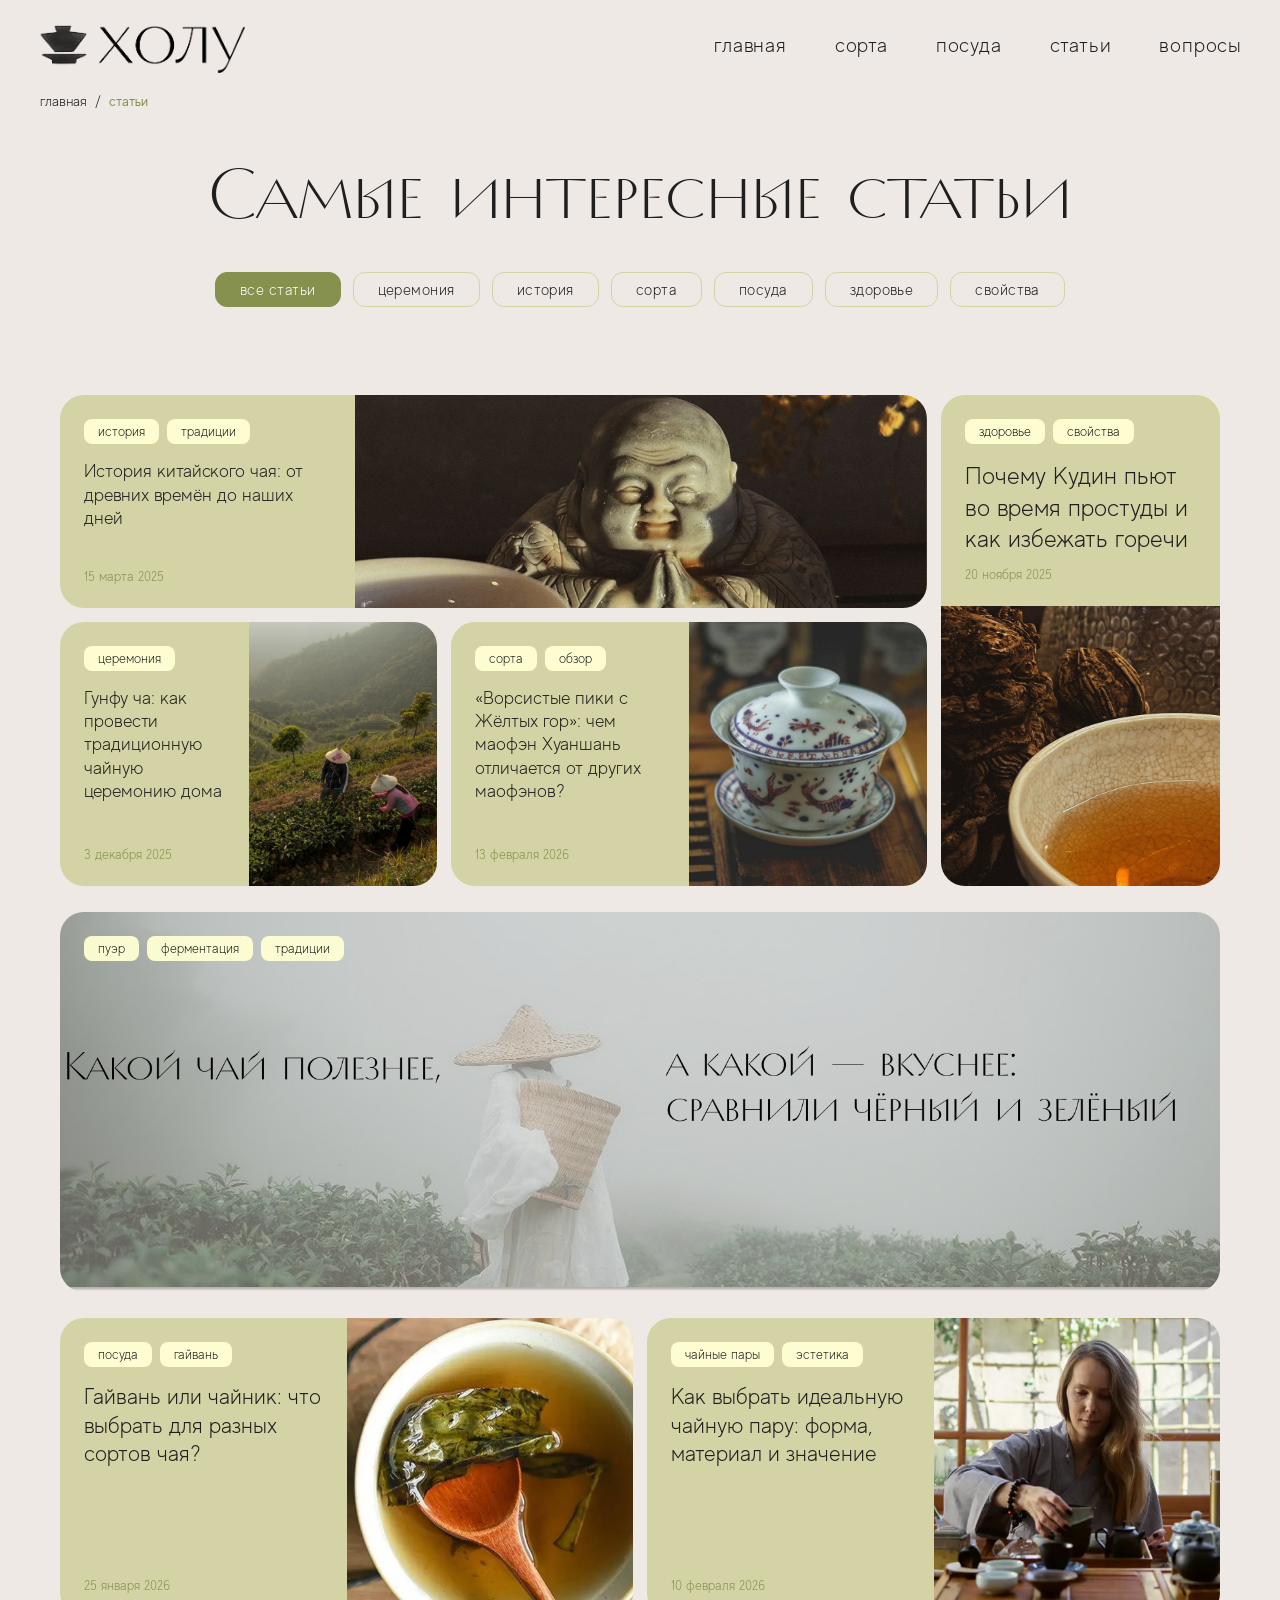
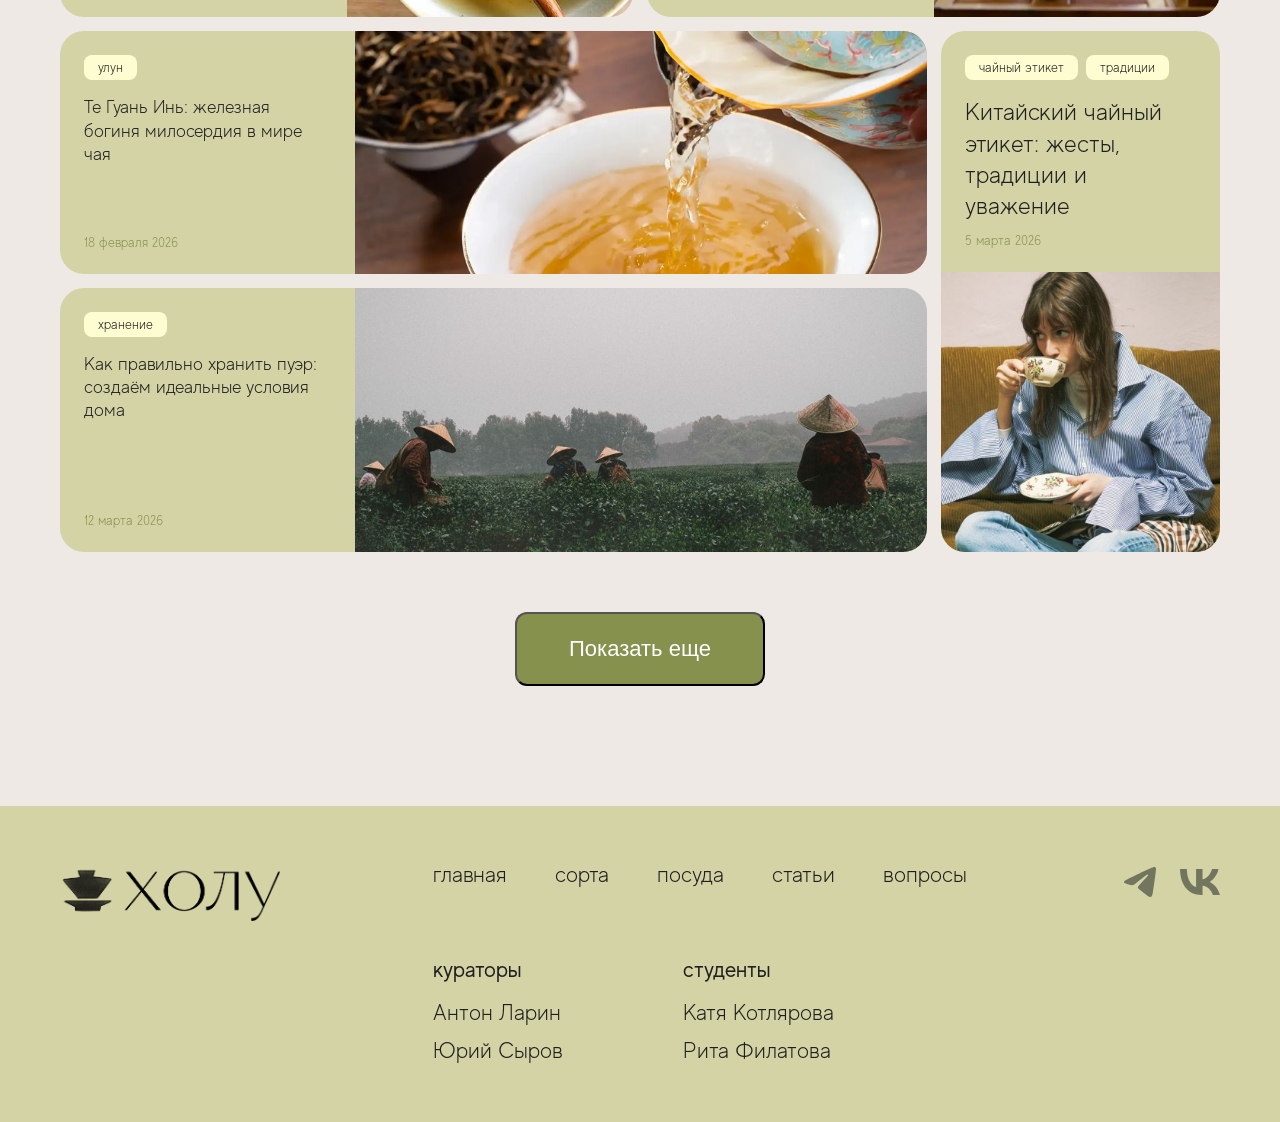
<file: articles.html>
<!DOCTYPE html>
<html lang="ru">
<head>
  <meta charset="UTF-8" />
  <meta name="viewport" content="width=device-width, initial-scale=1.0" />
  <title>ХОЛУ — медиапроект о китайском чае</title>
  <link rel="preconnect" href="https://fonts.googleapis.com" />
  <link rel="preconnect" href="https://fonts.gstatic.com" crossorigin />
  <link href="https://fonts.googleapis.com/css2?family=Montserrat:wght@300;400;500&family=Playfair+Display:wght@400;500&display=swap" rel="stylesheet" />
  <link rel="stylesheet" href="style.css" />
  <link rel="icon" href="favicon.png" type="image/png">
<style>
  /* Дополнительные стили для страницы статей */
  .articles-hero {
    position: relative;
    width: 100%;
    overflow: hidden;
    display: flex;
    flex-direction: column;
  }

  .articles-page {
    background: #efe9e6;
    min-height: 100vh;
  }
  
  .articles-masonry {
    max-width: 1600px;
    margin: 0 auto;
    padding: 40px 60px 100px;
  }
  
  /* Masonry Grid Layout - 12 колонок */
  .masonry-grid {
    display: grid;
    grid-template-columns: repeat(12, 1fr);
    grid-auto-rows: auto;
    gap: 14px;
    margin-bottom: 60px;
  }
  
  /* Карточки разных размеров */
  .masonry-item {
    position: relative;
    background: #ffffff;
    border-radius: 24px;
    overflow: hidden;
    transition: transform 0.3s ease, box-shadow 0.3s ease;
    text-decoration: none;
    color: inherit;
    display: flex;
    flex-direction: column;
	background: #d3d3a5;
  }
  
  .masonry-item:hover {
    transform: translateY(-4px);
    box-shadow: 0 12px 24px rgba(0, 0, 0, 0.1);
  }
  
  /* Размеры карточек */
  .item-5x1 {
    grid-column: span 9;
    grid-row: span 2;
  }
  
  .item-1x2 {
    grid-column: span 3;
    grid-row: span 4;
  }
  
  .item-2x1 {
    grid-column: span 4;
    grid-row: span 2;
  }
  
  .item-3x1 {
    grid-column: span 5;
    grid-row: span 2;
  }
  
  .item-6x2 {
    grid-column: span 12;
    grid-row: span 4;
	min-height: 380px;
	margin-top: 12px;
	margin-bottom: 12px;
  }
  
  .item-3x1-5 {
    grid-column: span 6;
    grid-row: span 3;
  }
  
  /* Контент карточки */
  .masonry-image {
    position: relative;
    width: 100%;
    overflow: hidden;
  }
  
  .item-5x1 .masonry-image {
    height: 280px;
  }
  
  .item-1x2 .masonry-image {
    height: 580px;
  }
  
  .item-2x1 .masonry-image {
    height: 280px;
  }
  
  .item-3x1 .masonry-image {
    height: 280px;
  }
  
  .item-6x2 .masonry-image {
    height: 480px;
  }
  
  .item-3x1-5 .masonry-image {
    height: 180px;
  }
  
  .masonry-image img {
    width: 100%;
    height: 100%;
    object-fit: cover;
    transition: transform 0.5s ease;
  }
  
  .masonry-item:hover .masonry-image img {
    transform: scale(1.05);
  }
  
  /* Стили для тегов - внутри контента, не абсолютные */
  .masonry-tags {
    display: flex;
    flex-wrap: wrap;
    gap: 8px;
    margin-bottom: 16px;
  }
  
  .masonry-tag {
    background: rgba(255, 255, 212, 0.95);
    color: #1f1f1f;
    font-size: 13px;
    font-weight: 300;
    padding: 5px 14px;
    border-radius: 8px;
    font-family: 'MADE Evolve Sans', 'Montserrat', sans-serif;
    display: inline-block;
  }
  
  .masonry-content {
    padding: 24px;
    flex: 1;
    display: flex;
    flex-direction: column;
  }
  
  .masonry-title {
    font-family: 'MADE Evolve Sans', 'Playfair Display', serif;
    font-size: 18px;
    font-weight: 200;
    line-height: 1.3;
    margin-bottom: 12px;
    color: #1f1f1f;
  }
  
  .item-1x2 .masonry-title {
    font-size: 24px;
  }
  
  .item-6x2 .masonry-title {
    font-size: 26px;
  }
  
  .item-3x1-5 .masonry-title {
    font-size: 22px;
  }
  
  .masonry-date {
    font-family: 'MADE Evolve Sans', 'Montserrat', sans-serif;
    font-size: 13px;
    font-weight: 300;
    color: #85914d;
    margin-top: auto;
  }
  
  /* Горизонтальные карточки (широкие) - картинка справа */
  .masonry-item.item-5x1,
  .masonry-item.item-3x1,
  .masonry-item.item-2x1,
  .masonry-item.item-3x1-5  {
    flex-direction: row;
    align-items: stretch;
  }
  
  /* Для горизонтальных карточек изображение занимает правую часть */
  /* Для карточек шириной 4 колонки и более (item-5x1, item-6x2, item-3x1) - картинка 66% */
  .masonry-item.item-5x1 .masonry-image {
    width: 66%;
    height: auto;
    margin: 0;
    border-radius: 0;
    order: 2;
  }
  
  .masonry-item.item-5x1 .masonry-content {
    width: 34%;
    padding: 24px;
    order: 1;
  }
  
  /* Для карточек шириной 2-3 колонки (item-2x1, item-3x1-5) - картинка 50% */
  .masonry-item.item-2x1 .masonry-image,
  .masonry-item.item-3x1-5 .masonry-image,
  .masonry-item.item-3x1 .masonry-image  {
    width: 50%;
    height: auto;
    margin: 0;
    border-radius: 0;
    order: 2;
  }
  
  .masonry-item.item-2x1 .masonry-content,
  .masonry-item.item-3x1-5 .masonry-content,
  .masonry-item.item-3x1 .masonry-content  {
    width: 50%;
    padding: 24px;
    order: 1;
  }

  /* Специальные стили для карточки 6х2 - изображение как фон */
  .masonry-item.item-6x2 {
    position: relative;
    background: transparent;
    overflow: hidden;
  }
  
  /* Изображение как фон на всю карточку */
  .masonry-item.item-6x2 .masonry-image {
    position: absolute;
    top: 0;
    left: 0;
    width: 100%;
    height: 100%;
    margin: 0;
    border-radius: 0;
    order: 0;
    z-index: 0;
  }
  
  .masonry-item.item-6x2 .masonry-image img {
    width: 100%;
    height: 100%;
    object-fit: cover;
  }
  
  /* Контент поверх фонового изображения */
  .masonry-item.item-6x2 .masonry-content {
    position: relative;
    z-index: 2;
    color: #ffffff;
    width: 100%;
    text-align: center;
  }

  /* Убираем горизонтальное расположение для этой карточки */
  .masonry-item.item-6x2 {
    flex-direction: column;
  }
  
  /* При наведении увеличиваем масштаб фонового изображения */
  .masonry-item.item-6x2:hover .masonry-image img {
    transform: scale(1.05);
  }
  
  /* Вертикальные карточки (высокие) - картинка снизу */
  .masonry-item.item-1x2 {
    flex-direction: column;
  }
  
  /* Для вертикальных карточек изображение занимает нижнюю часть */
  .masonry-item.item-1x2 .masonry-image {
    width: 100%;
    height: auto;
    min-height: 280px;
    margin: 0;
    border-radius: 0 0 20px 20px;
    order: 2;
  }
  
  .masonry-item.item-1x2 .masonry-content {
    order: 1;
    padding: 24px;
  }
  
  /* Убираем фиксированную высоту для изображений в горизонтальных карточках на десктопе */
  @media (min-width: 1201px) {
    .item-5x1 .masonry-image,
    .item-3x1 .masonry-image,
    .item-2x1 .masonry-image {
      height: auto !important;
    }
    
    .masonry-item.item-5x1 .masonry-image img,
    .masonry-item.item-6x2 .masonry-image img,
    .masonry-item.item-3x1 .masonry-image img,
    .masonry-item.item-2x1 .masonry-image img {
      height: 100%;
      width: 100%;
      object-fit: cover;
    }
  }
  
  /* Стили для скрытых карточек - исправленная версия */
  .hidden-articles {
    display: contents;
  }
  
  /* Изначально скрываем все карточки внутри hidden-articles */
  .hidden-articles .hidden-card {
    display: none;
  }
  
  /* Когда добавлен класс show, показываем карточки, но сохраняем grid */
  .hidden-articles.show .hidden-card {
    display: flex;
  }
  
  /* Добавляем отступ перед скрытыми карточками с помощью псевдоэлемента */
  .hidden-articles.show::before {
    content: '';
    display: block;
    grid-column: 1 / -1;
    height: 4px;
    width: 100%;
  }

/* Стили для кнопки "Показать еще" */
.show-more-wrapper {
  text-align: center;
  margin-top: 40px;
  margin-bottom: 20px;
}
  
  /* Адаптивность для планшетов и мобильных (до 900px) - одна карточка в ряд */
  @media (max-width: 900px) {
    .masonry-grid {
      grid-template-columns: 1fr;
      gap: 20px;
    }
    
    /* Все карточки занимают всю ширину */
    .item-5x1,
    .item-1x2,
    .item-2x1,
    .item-3x1,
    .item-6x2,
    .item-3x1-5 {
      grid-column: span 1;
      grid-row: span auto;
    }
    
    /* Все карточки вертикальные */
    .masonry-item.item-5x1,
    .masonry-item.item-6x2,
    .masonry-item.item-3x1,
    .masonry-item.item-2x1,
    .masonry-item.item-1x2,
    .masonry-item.item-3x1-5 {
      flex-direction: column;
    }
    
    /* Изображение сверху */
    .masonry-item.item-5x1 .masonry-image,
    .masonry-item.item-6x2 .masonry-image,
    .masonry-item.item-3x1 .masonry-image,
    .masonry-item.item-2x1 .masonry-image,
    .masonry-item.item-1x2 .masonry-image,
    .masonry-item.item-3x1-5 .masonry-image {
      width: 100%;
      height: 280px;
      order: 1;
    }
    
    /* Контент снизу */
    .masonry-item.item-5x1 .masonry-content,
    .masonry-item.item-6x2 .masonry-content,
    .masonry-item.item-3x1 .masonry-content,
    .masonry-item.item-2x1 .masonry-content,
    .masonry-item.item-1x2 .masonry-content,
    .masonry-item.item-3x1-5 .masonry-content {
      width: 100%;
      order: 2;
      padding: 24px;
    }
    
    .masonry-title {
      font-size: 20px;
    }
    
    .masonry-item.item-6x2 .masonry-content {
      padding: 32px;
    }
	
    .articles-masonry {
      padding: 30px 20px 60px;
    }
    
    .filter-tags {
      margin-bottom: 32px;
      gap: 10px;
    }
    
    .filter-tag {
      font-size: 13px;
      padding: 6px 18px;
    }
  }
  
  /* Адаптация для очень маленьких экранов (до 480px) */
  @media (max-width: 480px) {
    .masonry-grid {
      gap: 16px;
    }
    
    .masonry-item.item-5x1 .masonry-image,
    .masonry-item.item-6x2 .masonry-image,
    .masonry-item.item-3x1 .masonry-image,
    .masonry-item.item-2x1 .masonry-image,
    .masonry-item.item-1x2 .masonry-image,
    .masonry-item.item-3x1-5 .masonry-image {
      height: 220px;
    }
    
    .masonry-title {
      font-size: 18px;
    }
    
    .masonry-item.item-5x1 .masonry-content,
    .masonry-item.item-6x2 .masonry-content,
    .masonry-item.item-3x1 .masonry-content,
    .masonry-item.item-2x1 .masonry-content,
    .masonry-item.item-1x2 .masonry-content,
    .masonry-item.item-3x1-5 .masonry-content {
      padding: 20px;
    }

    .masonry-item.item-6x2 .masonry-content {
      padding: 24px;
    }
    
    .masonry-item.item-6x2 .masonry-title {
      font-size: 20px;
    }
    
    .articles-masonry {
      padding: 20px 16px 40px;
    }
    
    .filter-tags {
      margin-bottom: 24px;
      gap: 8px;
    }
    
    .filter-tag {
      font-size: 12px;
      padding: 5px 14px;
    }
  }
  
  /* Filter Tags Styles */
  .filter-tags {
    max-width: 1400px;
    margin: 0 auto 48px;
    padding: 0 20px;
    display: flex;
    flex-wrap: wrap;
    justify-content: center;
    gap: 12px;
  }

  .filter-tag {
    background: transparent;
    border: 1px solid #d3d3a5;
    color: #1f1f1f;
    font-family: 'MADE Evolve Sans', 'Montserrat', sans-serif;
    font-size: 15px;
    font-weight: 300;
    padding: 8px 24px;
    border-radius: 12px;
    cursor: pointer;
    transition: all 0.3s ease;
    letter-spacing: 0.03em;
  }

  .filter-tag:hover {
    background: #d3d3a5;
    border-color: #d3d3a5;
    transform: translateY(-2px);
  }

  .filter-tag.active {
    background: #85914d;
    border-color: #85914d;
    color: #ffffff;
  }

  /* Анимация для фильтрации */
  .masonry-item {
    transition: opacity 0.3s ease, transform 0.3s ease;
  }

  .masonry-item.hide {
    display: none;
  }

  /* Адаптивность для фильтров на 900px уже есть выше, удаляем дублирование */
  
  /* Стили для заголовка */
  .sorts-heading {
    font-family: 'TT Ricordi Allegria', 'Playfair Display', serif;
    font-size: clamp(52px, 5.5vw, 90px);
    font-weight: 400;
    text-align: center;
    color: #1f1f1f;
    margin: 0 0 40px;
    line-height: 1.1;
  }
  
  .sorts-content {
    padding: 20px 20px 0;
  }
</style>
</head>
<body class="articles-page">

<section class="articles-hero" id="статьи">
  <header class="site-header">
    <div class="header-inner">
      <div class="header-logo">
        <a href="index.html">
			<img src="images/footer-logo.png" alt="ХОЛУ логотип" class="header-logo-img" />
		</a>
      </div>
      
      <!-- Десктопная навигация -->
      <nav class="main-nav">
        <a href="index.html">главная</a>
        <a href="sorts.html">сорта</a>
        <a href="dishes.html">посуда</a>
        <a href="articles.html">статьи</a>
        <a href="faq.html">вопросы</a>
      </nav>
      
      <!-- Бургер-меню для мобильных -->
      <div class="mobile-menu-toggle" id="mobileMenuToggle">
        <span></span>
        <span></span>
        <span></span>
      </div>
    </div>
    
  <!-- Хлебные крошки -->
  <div class="breadcrumbs">
    <a href="index.html" class="breadcrumb-link">главная</a>
    <span class="breadcrumb-sep">/</span>
    <span class="breadcrumb-current">статьи</span>
  </div>
	
    <!-- Мобильная навигация (выпадающее меню) -->
    <div class="mobile-nav" id="mobileNav">
        <a href="index.html">главная</a>
        <a href="sorts.html">сорта</a>
        <a href="dishes.html">посуда</a>
        <a href="articles.html">статьи</a>
        <a href="faq.html">вопросы</a>
    </div>
  </header>
  
  <div class="sorts-content">
    <h2 class="sorts-heading">Самые интересные статьи</h2>
  </div>
</section>

<!-- Filter Tags Section -->
<div class="filter-tags">
  <button class="filter-tag active" data-filter="all">все статьи</button>
  <button class="filter-tag" data-filter="церемония">церемония</button>
  <button class="filter-tag" data-filter="история">история</button>
  <button class="filter-tag" data-filter="сорта">сорта</button>
  <button class="filter-tag" data-filter="посуда">посуда</button>
  <button class="filter-tag" data-filter="здоровье">здоровье</button>
  <button class="filter-tag" data-filter="свойства">свойства</button>
</div>

<!-- Masonry Articles Section -->
<section class="articles-masonry">
  <div class="masonry-grid" id="masonryGrid">
    
    <!-- Ряд 1: 5х1 + 1х2 -->
    <a href="404.html" class="masonry-item item-5x1">
      <div class="masonry-image">
        <img src="images/articles/article-1.png" alt="Статья 1" />
      </div>
      <div class="masonry-content">
	          <div class="masonry-tags">
          <span class="masonry-tag">история</span>
          <span class="masonry-tag">традиции</span>
        </div>
        <h3 class="masonry-title">История китайского чая: от древних времён до наших дней</h3>
        <span class="masonry-date">15 марта 2025</span>
      </div>
    </a>
    
    <a href="404.html" class="masonry-item item-1x2">
      <div class="masonry-image">
        <img src="images/articles/article-2.png" alt="Статья 2" />
      </div>
      <div class="masonry-content">
	          <div class="masonry-tags">
          <span class="masonry-tag">здоровье</span>
          <span class="masonry-tag">свойства</span>
        </div>
        <h3 class="masonry-title">Почему Кудин пьют во время простуды и как избежать горечи</h3>
        <span class="masonry-date">20 ноября 2025</span>
      </div>
    </a>
    
    <!-- Ряд 2: 2х1 + 3х1 -->
    <a href="404.html" class="masonry-item item-2x1">
      <div class="masonry-image">
        <img src="images/articles/article-3.png" alt="Статья 3" />
      </div>
      <div class="masonry-content">
	          <div class="masonry-tags">
          <span class="masonry-tag">церемония</span>
        </div>
        <h3 class="masonry-title">Гунфу ча: как провести традиционную чайную церемонию дома</h3>
        <span class="masonry-date">3 декабря 2025</span>
      </div>
    </a>
    
    <a href="404.html" class="masonry-item item-3x1">
      <div class="masonry-image">
        <img src="images/articles/article-4.png" alt="Статья 4" />
      </div>
      <div class="masonry-content">
	          <div class="masonry-tags">
          <span class="masonry-tag">сорта</span>
          <span class="masonry-tag">обзор</span>
        </div>
        <h3 class="masonry-title">«Ворсистые пики с Жёлтых гор»: чем маофэн Хуаншань отличается от других маофэнов?</h3>
        <span class="masonry-date">13 февраля 2026</span>
      </div>
    </a>
    
    <!-- Ряд 3: 6х1.5 -->
    <a href="404.html" class="masonry-item item-6x2">
      <div class="masonry-image">
        <img src="images/articles/article-5.png" alt="Статья 5" />
      </div>
      <div class="masonry-content">
	          <div class="masonry-tags">
          <span class="masonry-tag">пуэр</span>
          <span class="masonry-tag">ферментация</span>
		  <span class="masonry-tag">традиции</span>
        </div>
      </div>
    </a>
    
    <!-- Ряд 4: 3х1.5 + 3х1.5 -->
    <a href="404.html" class="masonry-item item-3x1-5">
      <div class="masonry-image">
        <img src="images/articles/article-6.png" alt="Статья 6" />
      </div>
      <div class="masonry-content">
	          <div class="masonry-tags">
          <span class="masonry-tag">посуда</span>
          <span class="masonry-tag">гайвань</span>
        </div>
        <h3 class="masonry-title">Гайвань или чайник: что выбрать для разных сортов чая?</h3>
        <span class="masonry-date">25 января 2026</span>
      </div>
    </a>
    
    <a href="404.html" class="masonry-item item-3x1-5">
      <div class="masonry-image">
        <img src="images/articles/article-7.png" alt="Статья 7" />
      </div>
      <div class="masonry-content">
	          <div class="masonry-tags">
          <span class="masonry-tag">чайные пары</span>
          <span class="masonry-tag">эстетика</span>
        </div>
        <h3 class="masonry-title">Как выбрать идеальную чайную пару: форма, материал и значение</h3>
        <span class="masonry-date">10 февраля 2026</span>
      </div>
    </a>
    
    <!-- Ряд 5: 5х1 + 1х2 -->
    <a href="404.html" class="masonry-item item-5x1">
      <div class="masonry-image">
        <img src="images/articles/article-8.png" alt="Статья 8" />
      </div>
      <div class="masonry-content">
	          <div class="masonry-tags">
          <span class="masonry-tag">улун</span>
        </div>
        <h3 class="masonry-title">Те Гуань Инь: железная богиня милосердия в мире чая</h3>
        <span class="masonry-date">18 февраля 2026</span>
      </div>
    </a>
    
    <a href="404.html" class="masonry-item item-1x2">
      <div class="masonry-image">
        <img src="images/articles/article-9.png" alt="Статья 9" />
      </div>
      <div class="masonry-content">
	          <div class="masonry-tags">
          <span class="masonry-tag">чайный этикет</span>
          <span class="masonry-tag">традиции</span>
        </div>
        <h3 class="masonry-title">Китайский чайный этикет: жесты, традиции и уважение</h3>
        <span class="masonry-date">5 марта 2026</span>
      </div>
    </a>
    
    <!-- Ряд 6: 5х1 -->
    <a href="404.html" class="masonry-item item-5x1">
      <div class="masonry-image">
        <img src="images/articles/article-10.png" alt="Статья 10" />
      </div>
      <div class="masonry-content">
	          <div class="masonry-tags">
          <span class="masonry-tag">хранение</span>
        </div>
        <h3 class="masonry-title">Как правильно хранить пуэр: создаём идеальные условия дома</h3>
        <span class="masonry-date">12 марта 2026</span>
      </div>
    </a>
	
    <!-- ========== СКРЫТЫЕ КАРТОЧКИ (дублируем первые два ряда) ========== -->
	<div class="hidden-articles">
      <!-- Ряд 1 (скрытый): 5х1 + 1х2 -->
      <a href="404.html" class="masonry-item item-5x1 hidden-card">
        <div class="masonry-image">
          <img src="images/articles/article-1.png" alt="Статья 11" />
        </div>
        <div class="masonry-content">
          <div class="masonry-tags">
            <span class="masonry-tag">история</span>
            <span class="masonry-tag">легенды</span>
          </div>
          <h3 class="masonry-title">Легенды о чае: от императора Шэнь Нуна до современных традиций</h3>
          <span class="masonry-date">22 марта 2026</span>
        </div>
      </a>
      
      <a href="404.html" class="masonry-item item-1x2 hidden-card">
        <div class="masonry-image">
          <img src="images/articles/article-2.png" alt="Статья 12" />
        </div>
        <div class="masonry-content">
          <div class="masonry-tags">
            <span class="masonry-tag">здоровье</span>
            <span class="masonry-tag">исследования</span>
          </div>
          <h3 class="masonry-title">Научные исследования: как чай влияет на мозг и долголетие</h3>
          <span class="masonry-date">28 марта 2026</span>
        </div>
      </a>
      
      <!-- Ряд 2 (скрытый): 2х1 + 3х1 -->
      <a href="404.html" class="masonry-item item-2x1 hidden-card">
        <div class="masonry-image">
          <img src="images/articles/article-3.png" alt="Статья 13" />
        </div>
        <div class="masonry-content">
          <div class="masonry-tags">
            <span class="masonry-tag">церемония</span>
            <span class="masonry-tag">чайная пара</span>
          </div>
          <h3 class="masonry-title">Как организовать домашнюю чайную церемонию для друзей</h3>
          <span class="masonry-date">2 апреля 2026</span>
        </div>
      </a>
      
      <a href="404.html" class="masonry-item item-3x1 hidden-card">
        <div class="masonry-image">
          <img src="images/articles/article-4.png" alt="Статья 14" />
        </div>
        <div class="masonry-content">
          <div class="masonry-tags">
            <span class="masonry-tag">сорта</span>
            <span class="masonry-tag">да хун пао</span>
          </div>
          <h3 class="masonry-title">Да Хун Пао: секреты легендарного красного халата</h3>
          <span class="masonry-date">8 апреля 2026</span>
        </div>
      </a>
    </div>
  </div>
  
	<div class="show-more-wrapper">
      <button id="showMoreBtn" class="btn-primary">Показать еще</button>
    </div>    
</section>

  <!-- ===== FOOTER ===== -->
<footer class="site-footer">
  <div class="footer-inner">
    <div class="footer-logo">
      <img src="images/footer-logo.png" alt="ХОЛУ" />
    </div>
    
    <div class="footer-nav-wrapper">
      <div class="footer-nav-links">
        <a href="index.html">главная</a>
        <a href="sorts.html">сорта</a>
        <a href="dishes.html">посуда</a>
        <a href="articles.html">статьи</a>
        <a href="faq.html">вопросы</a>
      </div>
      
      <div class="footer-columns">
        <div class="footer-col">
          <p class="footer-col-heading">кураторы</p>
          <p>Антон Ларин</p>
          <p>Юрий Сыров</p>
        </div>
        <div class="footer-col">
          <p class="footer-col-heading">студенты</p>
          <p>Катя Котлярова</p>
          <p>Рита Филатова</p>
        </div>
      </div>
    </div>
    
    <div class="footer-social">
	  <a href="https://t.me/huolutea" target="_blank" class="social-link"><img src="images/telegram.svg" alt="Telegram" style="height: 30px;"/></a>
	  <a href="https://vk.com/HOLUTEA" target="_blank" class="social-link"><img src="images/vk.svg" alt="VK" /></a>
    </div>
  </div>
</footer>

<script>
  // Мобильное меню (оставляем как было)
  const menuToggle = document.getElementById('mobileMenuToggle');
  const mobileNav = document.getElementById('mobileNav');
  
  if (menuToggle && mobileNav) {
    menuToggle.addEventListener('click', function() {
      this.classList.toggle('active');
      mobileNav.classList.toggle('active');
      if (mobileNav.classList.contains('active')) {
        document.body.style.overflow = 'hidden';
      } else {
        document.body.style.overflow = '';
      }
    });
    
    const mobileLinks = mobileNav.querySelectorAll('a');
    mobileLinks.forEach(link => {
      link.addEventListener('click', function() {
        menuToggle.classList.remove('active');
        mobileNav.classList.remove('active');
        document.body.style.overflow = '';
      });
    });
  }
  
  // ========== ФИЛЬТРАЦИЯ СТАТЕЙ ПО ТЕГАМ ==========
  
  // Функция для получения всех тегов статьи
  function getArticleTags(articleElement) {
    const tagsSpans = articleElement.querySelectorAll('.masonry-tag');
    const tags = Array.from(tagsSpans).map(span => span.textContent.toLowerCase());
    return tags;
  }
  
  // Функция фильтрации
  function filterArticles(filterValue) {
    const articles = document.querySelectorAll('.masonry-item');
    let visibleCount = 0;
    
    articles.forEach(article => {
      if (filterValue === 'all') {
        article.classList.remove('hide');
        visibleCount++;
      } else {
        const articleTags = getArticleTags(article);
        if (articleTags.includes(filterValue)) {
          article.classList.remove('hide');
          visibleCount++;
        } else {
          article.classList.add('hide');
        }
      }
    });
    
    // Показываем сообщение, если нет статей
    const grid = document.getElementById('masonryGrid');
    let noResultsMsg = document.querySelector('.no-results');
    
    if (visibleCount === 0) {
      if (!noResultsMsg) {
        noResultsMsg = document.createElement('div');
        noResultsMsg.className = 'no-results';
        noResultsMsg.innerHTML = '<p>Статей с таким тегом пока нет</p>';
        noResultsMsg.style.cssText = `
          grid-column: 1 / -1;
          text-align: center;
          padding: 60px 20px;
          font-family: 'MADE Evolve Sans', sans-serif;
          font-size: 18px;
          color: #1f1f1f;
          background: #efe9e6;
          border-radius: 24px;
        `;
        grid.appendChild(noResultsMsg);
      }
    } else {
      if (noResultsMsg) {
        noResultsMsg.remove();
      }
    }
  }
  
  // Добавляем обработчики на теги-фильтры
  const filterTags = document.querySelectorAll('.filter-tag');
  
  filterTags.forEach(tag => {
    tag.addEventListener('click', function() {
      // Убираем активный класс у всех тегов
      filterTags.forEach(t => t.classList.remove('active'));
      // Добавляем активный класс текущему
      this.classList.add('active');
      
      // Получаем значение фильтра
      const filterValue = this.getAttribute('data-filter');
      
      // Применяем фильтрацию
      filterArticles(filterValue);
    });
  });
  
  // Инициализация - показываем все статьи
  filterArticles('all');
  
// Функция для получения параметров из URL
function getUrlParameter(name) {
  const urlParams = new URLSearchParams(window.location.search);
  return urlParams.get(name);
}

// Автоматическая фильтрация при загрузке страницы
document.addEventListener('DOMContentLoaded', function() {
  const tagParam = getUrlParameter('tag');
  
  if (tagParam) {
    // Находим кнопку фильтра с соответствующим тегом
    const filterButtons = document.querySelectorAll('.filter-tag');
    let targetButton = null;
    
    // Ищем кнопку с нужным тегом
    filterButtons.forEach(button => {
      const filterValue = button.getAttribute('data-filter');
      if (filterValue === tagParam.toLowerCase()) {
        targetButton = button;
      }
    });
    
    // Если нашли кнопку, кликаем по ней
    if (targetButton) {
      // Убираем активный класс у всех кнопок
      filterButtons.forEach(btn => btn.classList.remove('active'));
      // Добавляем активный класс выбранной кнопке
      targetButton.classList.add('active');
      // Вызываем фильтрацию
      filterArticles(tagParam.toLowerCase());
    } else {
      // Если тег не найден в фильтрах, показываем все статьи
      filterArticles('all');
    }
    
    // Прокручиваем страницу к сетке статей
    const masonryGrid = document.getElementById('masonryGrid');
    if (masonryGrid) {
      masonryGrid.scrollIntoView({ behavior: 'smooth', block: 'start' });
    }
  }
});

// Кнопка "Показать еще"
const showMoreBtn = document.getElementById('showMoreBtn');
const hiddenArticles = document.querySelector('.hidden-articles');

if (showMoreBtn && hiddenArticles) {
  showMoreBtn.addEventListener('click', function() {
    hiddenArticles.classList.toggle('show');
    
    // Меняем текст кнопки
    if (hiddenArticles.classList.contains('show')) {
      showMoreBtn.textContent = 'Скрыть';
    } else {
      showMoreBtn.textContent = 'Показать еще';
    }
  });
}
</script>

</body>
</html>
</file>
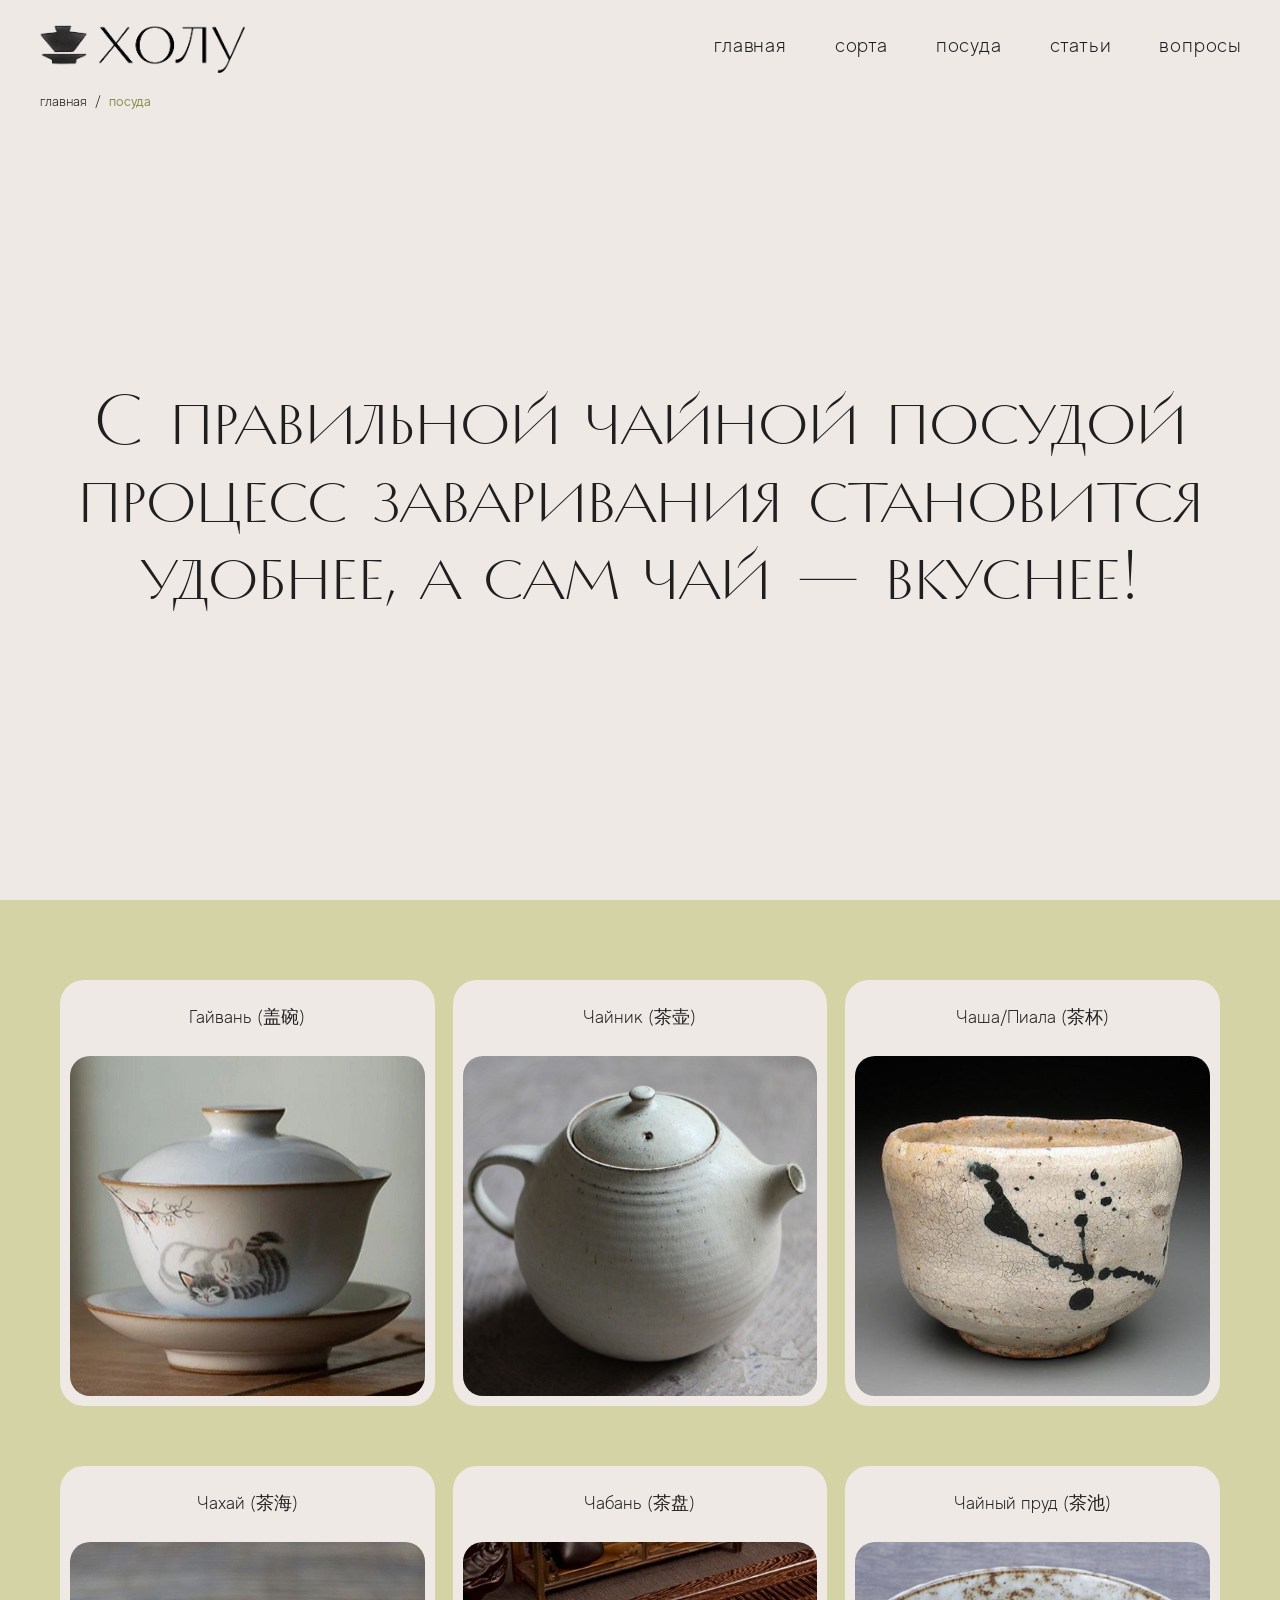
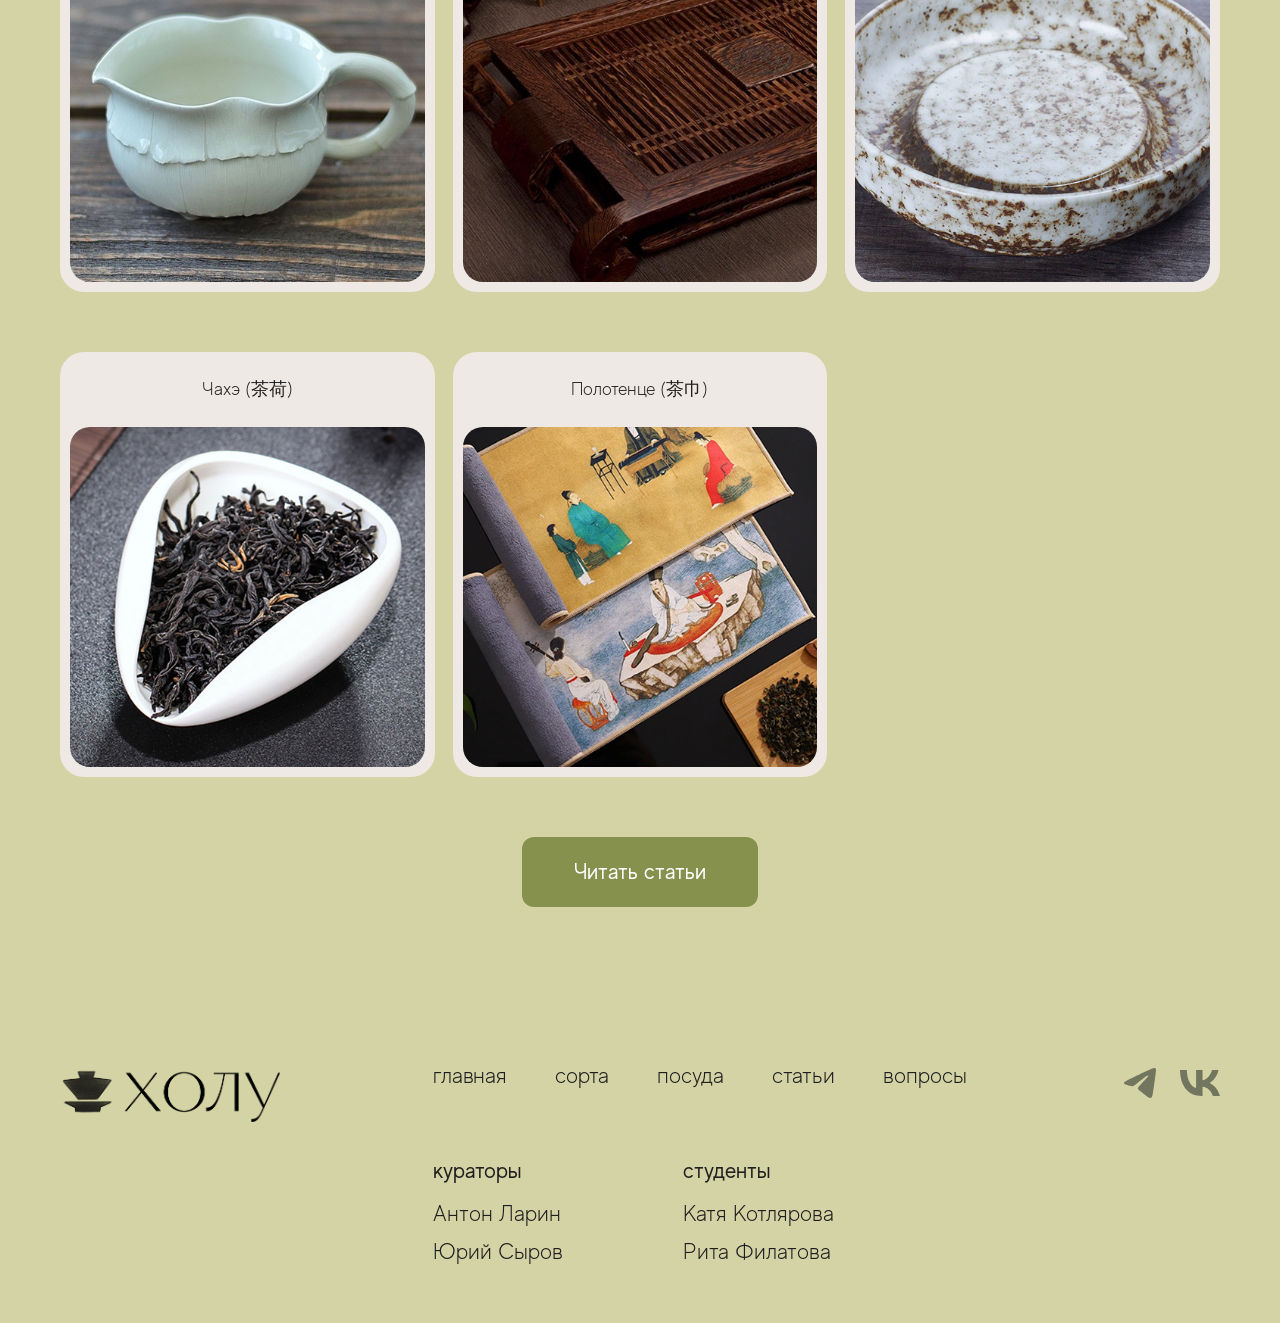
<file: dishes.html>
<!DOCTYPE html>
<html lang="ru">
<head>
  <meta charset="UTF-8" />
  <meta name="viewport" content="width=device-width, initial-scale=1.0" />
  <title>ХОЛУ — медиапроект о китайском чае</title>
  <link rel="preconnect" href="https://fonts.googleapis.com" />
  <link rel="preconnect" href="https://fonts.gstatic.com" crossorigin />
  <link href="https://fonts.googleapis.com/css2?family=Montserrat:wght@300;400;500&family=Playfair+Display:wght@400;500&display=swap" rel="stylesheet" />
  <link rel="stylesheet" href="style.css" />
  <link rel="icon" href="favicon.png" type="image/png">
<style>
.dishes-grid {
  display: grid;
  grid-template-columns: repeat(3, 1fr);
  column-gap: 18px; /* Отступ между карточками в ряду */
  row-gap: 60px; /* Отступ между рядами (больше, чем между карточками в ряду) */
  margin-bottom: 60px;
}

.dish-card {
  background: #efe9e6; /* Цвет карточки EFE9E6 */
  border-radius: 24px;
  overflow: hidden;
  display: flex;
  flex-direction: column;
  transition: transform 0.2s ease;
}

.dish-card:hover {
  transform: translateY(-4px);
}

@media (max-width: 1200px) {
  .dishes-grid {
    grid-template-columns: repeat(2, 1fr);
  }
 }
@media (max-width: 900px) {
  .dishes-grid {
    grid-template-columns: 1fr;
  }
} 
</style>
</head>
<body>

<!-- ===== HERO / ЗАГЛАВНАЯ ===== -->
<section class="section-hero" id="посуда">
  <header class="site-header">
    <div class="header-inner">
      <div class="header-logo">
        <a href="index.html">
			<img src="images/footer-logo.png" alt="ХОЛУ логотип" class="header-logo-img" />
		</a>
      </div>
      
      <!-- Десктопная навигация -->
      <nav class="main-nav">
        <a href="index.html">главная</a>
        <a href="sorts.html">сорта</a>
        <a href="dishes.html">посуда</a>
        <a href="articles.html">статьи</a>
        <a href="faq.html">вопросы</a>
      </nav>
      
      <!-- Бургер-меню для мобильных -->
      <div class="mobile-menu-toggle" id="mobileMenuToggle">
        <span></span>
        <span></span>
        <span></span>
      </div>
    </div>
    
  <!-- Хлебные крошки -->
  <div class="breadcrumbs">
    <a href="index.html" class="breadcrumb-link">главная</a>
    <span class="breadcrumb-sep">/</span>
    <span class="breadcrumb-current">посуда</span>
  </div>
	
    <!-- Мобильная навигация (выпадающее меню) -->
    <div class="mobile-nav" id="mobileNav">
        <a href="index.html">главная</a>
        <a href="sorts.html">сорта</a>
        <a href="dishes.html">посуда</a>
        <a href="articles.html">статьи</a>
        <a href="faq.html">вопросы</a>
    </div>
  </header>
  
  <div class="sorts-content">
    <h2 class="sorts-heading">С правильной чайной посудой <br> процесс заваривания становится <br> удобнее, а сам чай — вкуснее!</h2>
  </div>
</section>

<!-- ===== TEA VARIETIES / СОРТА ===== -->
<section class="section-varieties" id="сорта">
  <div class="varieties-inner">
    <div class="dishes-grid">
	
      <!-- Variety 1 -->
      <div class="dish-card">
        <p class="variety-desc">Гайвань (盖碗)</p>
        <div class="variety-image">
          <img src="images/dishes/dish-1.png" alt="Гайвань" />
        </div>
      </div>
      
      <!-- Variety 2 -->
      <div class="dish-card">
        <p class="variety-desc">Чайник (茶壶)</p>
        <div class="variety-image">
          <img src="images/dishes/dish-2.png" alt="Чайник" />
        </div>
      </div>
      
      <!-- Variety 3 -->
      <div class="dish-card">
        <p class="variety-desc">Чаша/Пиала (茶杯)</p>
        <div class="variety-image">
          <img src="images/dishes/dish-3.png" alt="Чаша/Пиала" />
        </div>
      </div>
	 
      <!-- Variety 4 -->
      <div class="dish-card">
        <p class="variety-desc">Чахай (茶海)</p>
        <div class="variety-image">
          <img src="images/dishes/dish-4.png" alt="Чахай" />
        </div>
      </div>
      
      <!-- Variety 5 -->
      <div class="dish-card">
        <p class="variety-desc">Чабань (茶盘)</p>
        <div class="variety-image">
          <img src="images/dishes/dish-5.png" alt="Чабань" />
        </div>
      </div>
      
      <!-- Variety 6 -->
      <div class="dish-card">
        <p class="variety-desc">Чайный пруд (茶池)</p>
        <div class="variety-image">
          <img src="images/dishes/dish-6.png" alt="Чайный пруд" />
        </div>
      </div>

      <!-- Variety 7 -->
      <div class="dish-card">
        <p class="variety-desc">Чахэ (茶荷)</p>
        <div class="variety-image">
          <img src="images/dishes/dish-7.png" alt="Чахэ" />
        </div>
      </div>

      <!-- Variety 8 -->
      <div class="dish-card">
        <p class="variety-desc">Полотенце (茶巾)</p>
        <div class="variety-image">
          <img src="images/dishes/dish-8.png" alt="Полотенце" />
        </div>
      </div>
    </div>
  </div>
	<div class="qa-cta">
      <a href="articles.html" class="btn-primary">Читать статьи</a>
    </div>
</section>

  <!-- ===== FOOTER ===== -->
<footer class="site-footer">
  <div class="footer-inner">
    <div class="footer-logo">
      <img src="images/footer-logo.png" alt="ХОЛУ" />
    </div>
    
    <div class="footer-nav-wrapper">
      <div class="footer-nav-links">
        <a href="index.html">главная</a>
        <a href="sorts.html">сорта</a>
        <a href="dishes.html">посуда</a>
        <a href="articles.html">статьи</a>
        <a href="faq.html">вопросы</a>
      </div>
      
      <div class="footer-columns">
        <div class="footer-col">
          <p class="footer-col-heading">кураторы</p>
          <p>Антон Ларин</p>
          <p>Юрий Сыров</p>
        </div>
        <div class="footer-col">
          <p class="footer-col-heading">студенты</p>
          <p>Катя Котлярова</p>
          <p>Рита Филатова</p>
        </div>
      </div>
    </div>
    
    <div class="footer-social">
	  <a href="https://t.me/huolutea" target="_blank" class="social-link"><img src="images/telegram.svg" alt="Telegram" style="height: 30px;"/></a>
	  <a href="https://vk.com/HOLUTEA" target="_blank" class="social-link"><img src="images/vk.svg" alt="VK" /></a>
    </div>
  </div>
</footer>

<script>
  // Мобильное меню
  const menuToggle = document.getElementById('mobileMenuToggle');
  const mobileNav = document.getElementById('mobileNav');
  
  if (menuToggle && mobileNav) {
    menuToggle.addEventListener('click', function() {
      this.classList.toggle('active');
      mobileNav.classList.toggle('active');
      // Блокируем прокрутку страницы при открытом меню
      if (mobileNav.classList.contains('active')) {
        document.body.style.overflow = 'hidden';
      } else {
        document.body.style.overflow = '';
      }
    });
    
    // Закрываем меню при клике на ссылку
    const mobileLinks = mobileNav.querySelectorAll('a');
    mobileLinks.forEach(link => {
      link.addEventListener('click', function() {
        menuToggle.classList.remove('active');
        mobileNav.classList.remove('active');
        document.body.style.overflow = '';
      });
    });
  }
</script>

</body>
</html>
</file>
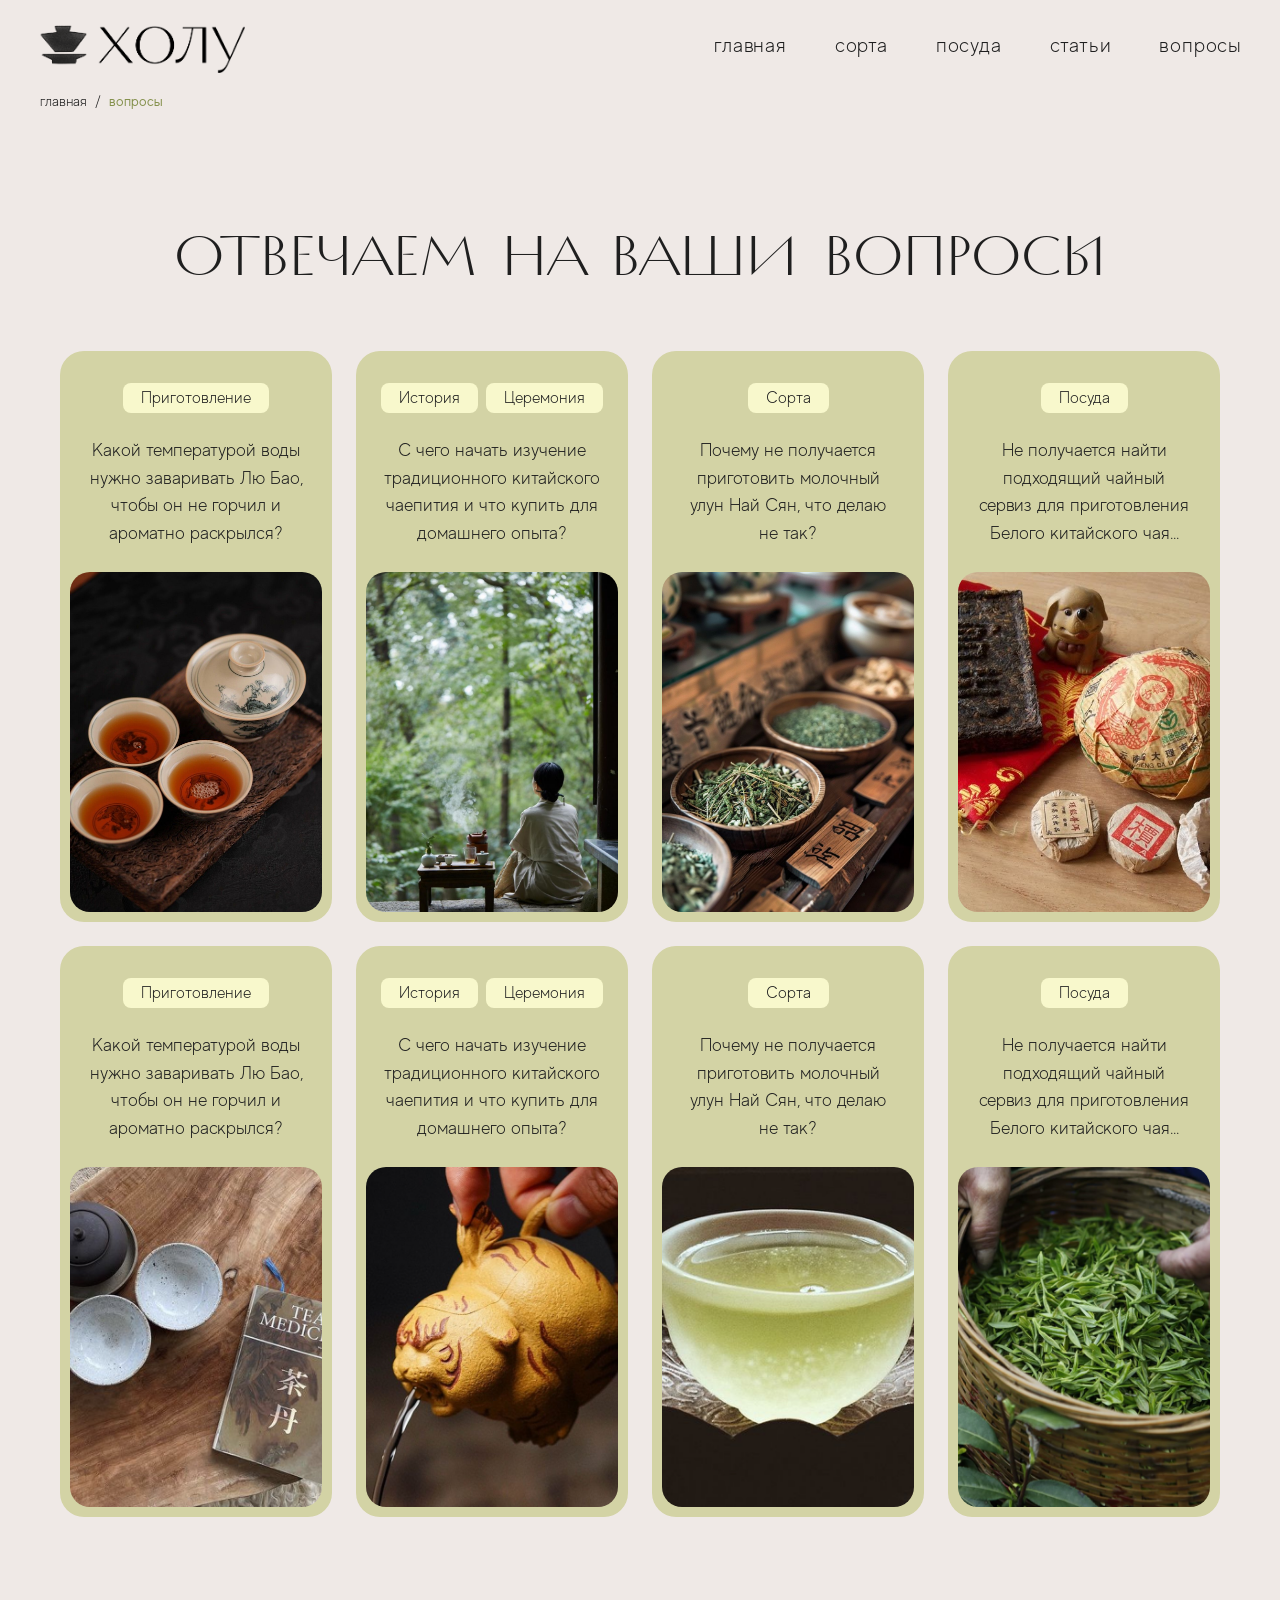
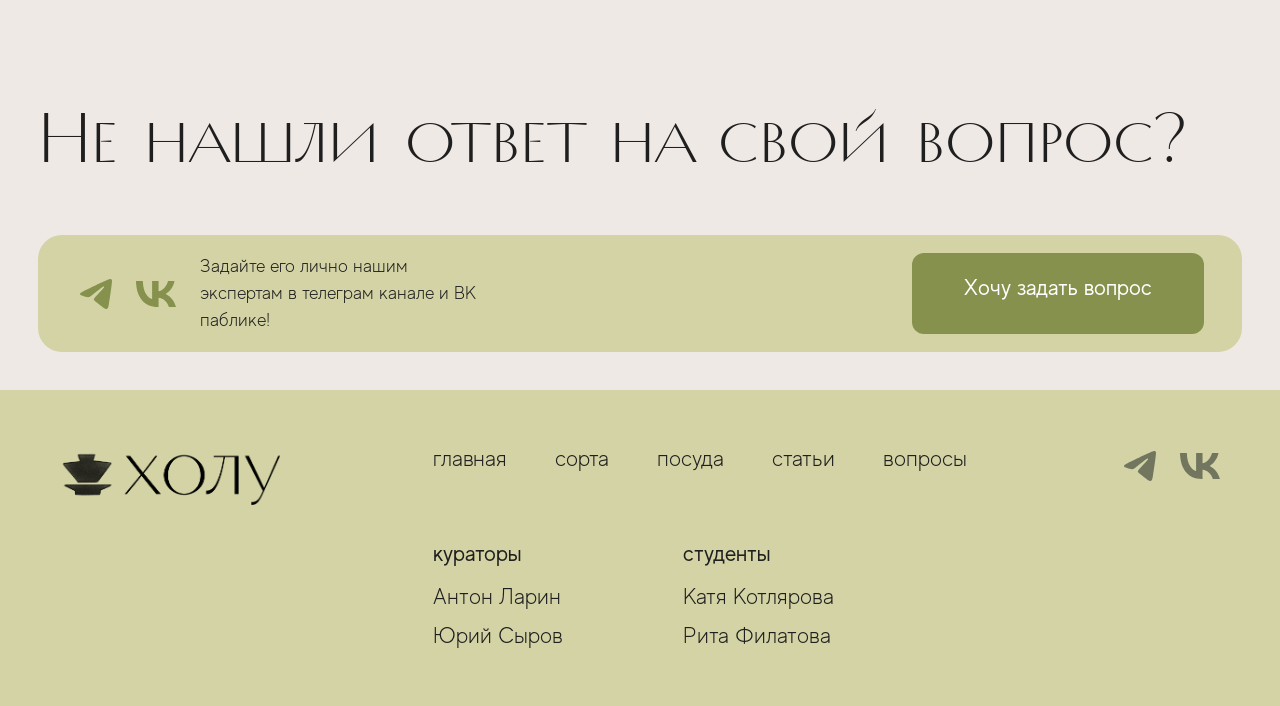
<file: faq.html>
<!DOCTYPE html>
<html lang="ru">
<head>
  <meta charset="UTF-8" />
  <meta name="viewport" content="width=device-width, initial-scale=1.0" />
  <title>ХОЛУ — медиапроект о китайском чае</title>
  <link rel="preconnect" href="https://fonts.googleapis.com" />
  <link rel="preconnect" href="https://fonts.gstatic.com" crossorigin />
  <link href="https://fonts.googleapis.com/css2?family=Montserrat:wght@300;400;500&family=Playfair+Display:wght@400;500&display=swap" rel="stylesheet" />
  <link rel="stylesheet" href="style.css" />
  <link rel="icon" href="favicon.png" type="image/png">
	<style>
  .articles-page {
    background: #efe9e6;
    min-height: 100vh;
  }

.section-heading {
  position: relative;
  width: 100%;
  overflow: hidden;
  display: flex;
  flex-direction: column;
}

/* Hero content container */
.heading-content {
  position: relative;
  z-index: 5;
  flex: 1;
  display: flex;
  flex-direction: column;
  justify-content: center;
  padding: 0 0 0 38px;
}

.left-heading {
  font-family: 'TT Ricordi Allegria', 'Georgia', serif;
  font-size: clamp(52px, 5.5vw, 72px);
  font-weight: 400;
  text-align: left;
  color: #1f1f1f;
  line-height: 1.1;
  margin: 0;
  max-width: 1600px;
  padding: 40px 0 60px 0;
}

.article-tags-container {
  display: flex;
  flex-wrap: wrap;
  gap: 12px;
  margin-bottom: 24px;
  padding: 10px 0;
}

/* Стиль отдельного тега */
.article-tag {
  display: inline-block;
  background: rgba(255, 255, 212, 0.9);
  color: #1f1f1f;
  font-size: 15px;
  font-weight: 300;
  padding: 6px 20px;
  border-radius: 8px;
}

.article-tag:hover {
    background: #d3d3a5;
    border-color: #d3d3a5;
  }

.section-prototype {
  background: #efe9e6;
  padding: 20px 0;
}

.prototype-inner {
  max-width: 1800px;
  margin: 0 auto;
  align-items: center;
  gap: 80px;
  padding: 18px 38px;
}

.prototype-inner-accent {
  max-width: 1800px;
  margin: 0 auto;
  align-items: center;
  gap: 80px;
  padding: 18px 38px;
  background: #D3D3A5;
  border-radius: 24px;
}

.social-block {
  display: flex;
  align-items: center;
  gap: 24px;
}

.social-icons {
  display: flex;
  gap: 20px;
  align-items: center;
  flex-shrink: 0;
}

/* Центрированное изображение */
.prototype-wide-image {
  width: 100%;
  margin: 0 auto;
}

.prototype-wide-image img {
  width: 100%;
  height: auto;
  max-height: 500px;
  object-fit: cover;
  border-radius: 24px;
  display: block;
}

.prototype-text {
  font-size: clamp(16px, 1.5vw, 22px);
  font-weight: 300;
  line-height: 1.7;
  color: #1f1f1f;
  max-width: 1200px;
}

/* Двухколоночный контейнер */
.two-columns-container {
  max-width: 1800px;
  margin: 0 auto;
  display: grid;
  grid-template-columns: 40% 60%;
}

/* Левая колонка */
.column-left {
  display: flex;
  flex-direction: column;
  gap: 20px;
  padding-right: 40px; /* Отступ справа для разделения колонок */
}

.column-accent {
  display: flex;
  flex-direction: column;
  justify-content: center; /* Центрирует содержимое по вертикали */
  padding-right: 40px;
  min-height: 100%; /* Чтобы центрирование работало, нужна высота */
}

.left-title {
  font-family: 'TT Ricordi Allegria', 'Playfair Display', serif;
  font-size: clamp(32px, 4vw, 48px);
  font-weight: 400;
  color: #1f1f1f;
  margin: 0;
  line-height: 1.2;
}

.left-text {
  font-family: 'MADE Evolve Sans', 'Montserrat', sans-serif;
  font-weight: 300;
  font-size: 18px;
  line-height: 1.5;
  color: #1f1f1f;
  margin: 0;
  max-width: 400px;
  flex: 1
}

/* Правая колонка */
.column-right {
  display: flex;
  flex-direction: column;
  gap: 24px;
}

.right-text {
  font-family: 'MADE Evolve Sans', 'Montserrat', sans-serif;
  font-weight: 300;
  font-size: clamp(16px, 1.5vw, 22px);
  line-height: 1.6;
  color: #4a4a4a;
  margin: 0;
  max-width: 1100px;
}

.right-image {
  width: 100%;
  border-radius: 24px;
  overflow: hidden;
  max-width: 1100px;
}

.right-image img {
  width: 100%;
  height: auto;
  display: block;
  object-fit: cover;
  transition: transform 0.3s ease;
}

/* Шапка секции с заголовком и ссылкой */
.lower-header {
  max-width: 1800px;
  margin: 0 auto;
  padding: 18px 38px;
  display: flex;
  justify-content: space-between;
  align-items: center;
  width: 100%;
}

/* Левая колонка с заголовком */
.lower-header-left {
  flex: 1;
  text-align: left;
}

/* Заголовок шрифтом TT Ricordi Allegria */
.lower-header-title {
  font-family: 'TT Ricordi Allegria', 'Playfair Display', 'Georgia', serif;
  font-size: clamp(52px, 5.5vw, 72px);
  font-weight: 400;
  color: #1f1f1f;
  margin: 0;
  line-height: 1.2;
}

/* Правая колонка со ссылкой */
.lower-header-right {
  flex-shrink: 0;
  text-align: right;
}

/* Service List */
.service-content {
    grid-column: 1;
}

.service-list {
    list-style-position: outside;
    padding-left: 24px;
    margin-top: 24px;
}

.service-list li {
    font-size: 19px;
    line-height: 1.8;
    margin-bottom: 10px;
}

.qa-send {
  display: flex;
  justify-content: right;
}

/* Текст в левой колонке */
.left-text {
  font-family: 'MADE Evolve Sans', 'Montserrat', sans-serif;
  font-size: 18px;
  font-weight: 300;
  line-height: 1.5;
  color: #1f1f1f;
  margin: 0;
  flex: 1;
}

/* Адаптивность для планшетов */
@media (max-width: 900px) {
  .tags-container {
    padding: 0 40px 0 60px; /* Уменьшаем отступы для планшетов */
  }
  
  .tag {
    font-size: 13px;
    padding: 6px 16px;
  }
 
  .lower-header {
    padding: 0 40px;
    flex-wrap: wrap;
    gap: 16px;
  }
  
  .lower-header-title {
    font-size: 28px;
  }
}

/* Адаптивность для мобильных */
@media (max-width: 600px) {
  .tags-container {
    padding: 0 20px 0 30px; /* Уменьшаем отступы для мобильных */
    gap: 8px;
    margin-bottom: 20px;
  }

  .tag {
    font-size: 12px;
    padding: 5px 14px;
  }
  
  .prototype-wide-image img {
    max-height: 400px;
    border-radius: 16px;
  }
  
  .two-columns-container {
    grid-template-columns: 1fr;
    padding: 0 40px;
  }
  
  .column-left {
    padding-right: 0;
    margin-bottom: 32px;
  }
  
  .column-accent {
    padding-right: 0;
    margin-bottom: 32px;
  }
  
  .left-title {
    font-size: 32px;
  }
  
  .social-block {
    flex-direction: column;
    text-align: center;
    gap: 20px;
  }
  
  .left-text {
    text-align: center;
    font-size: 16px;
  }
  
  .right-text {
    font-size: 16px;
  }

  .lower-header {
    padding: 0 20px;
    flex-direction: column;
    align-items: flex-start;
    gap: 12px;
  }
  
  .lower-header-left,
  .lower-header-right {
    text-align: left;
    width: 100%;
  }
  
  .lower-header-title {
    font-size: 24px;
  }
}

/* Адаптивность для очень маленьких экранов */
@media (max-width: 480px) {
  .two-columns-container {
    padding: 0 20px;
  }
  
  .column-left {
    margin-bottom: 24px;
  }
  
  .column-accent {
    margin-bottom: 24px;
  }
  
  .left-title {
    font-size: 28px;
  }
  
  .left-text,
  .right-text {
    font-size: 15px;
  }
  
  .right-image {
    border-radius: 16px;
  }

  .lower-header {
    gap: 10px;
  }
  
  .lower-header-title {
    font-size: 22px;
  }
}
	</style>
</head>
<body class="articles-page">

<!-- ===== HERO / ЗАГЛАВНАЯ ===== -->
<section class="section-heading" id="faq">
  <header class="site-header">
    <div class="header-inner">
      <div class="header-logo">
        <a href="index.html">
			<img src="images/footer-logo.png" alt="ХОЛУ логотип" class="header-logo-img" />
		</a>
      </div>
      
      <!-- Десктопная навигация -->
      <nav class="main-nav">
        <a href="index.html">главная</a>
        <a href="sorts.html">сорта</a>
        <a href="dishes.html">посуда</a>
        <a href="articles.html">статьи</a>
        <a href="faq.html">вопросы</a>
      </nav>
      
      <!-- Бургер-меню для мобильных -->
      <div class="mobile-menu-toggle" id="mobileMenuToggle">
        <span></span>
        <span></span>
        <span></span>
      </div>
    </div>
    
  <!-- Хлебные крошки -->
  <div class="breadcrumbs">
    <a href="index.html" class="breadcrumb-link">главная</a>
    <span class="breadcrumb-sep">/</span>	
    <span class="breadcrumb-current">вопросы</span>
  </div>
	
    <!-- Мобильная навигация (выпадающее меню) -->
    <div class="mobile-nav" id="mobileNav">
        <a href="index.html">главная</a>
        <a href="sorts.html">сорта</a>
        <a href="dishes.html">посуда</a>
        <a href="articles.html">статьи</a>
        <a href="faq.html">вопросы</a>
    </div>
  </header>

<!-- ===== Q&A / ВОПРОСЫ ===== -->
<section class="section-qa" id="вопросы">
  <div class="qa-inner">
    <h2 class="qa-heading">отвечаем на ваши вопросы</h2>
    <div class="qa-grid">
      <!-- QA Card 1: Приготовление -->
      <div class="qa-card">
        <div class="qa-tags">
          <span class="qa-tag">Приготовление</span>
        </div>
        <p class="qa-question">Какой температурой воды нужно заваривать Лю Бао, чтобы он не горчил и ароматно раскрылся?</p>
        <div class="qa-image">
          <img src="images/faq/faq-1.jpg" alt="Приготовление чая" />
        </div>
      </div>
      
      <!-- QA Card 2: История + Церемония -->
      <div class="qa-card">
        <div class="qa-tags">
          <span class="qa-tag">История</span>
          <span class="qa-tag">Церемония</span>
        </div>
        <p class="qa-question">С чего начать изучение традиционного китайского чаепития и что купить для домашнего опыта?</p>
        <div class="qa-image">
          <img src="images/faq/faq-2.jpg" alt="Чайная церемония" />
        </div>
      </div>
      
      <!-- QA Card 3: Сорта -->
      <div class="qa-card">
        <div class="qa-tags">
          <span class="qa-tag">Сорта</span>
        </div>
        <p class="qa-question">Почему не получается приготовить молочный улун Най Сян, что делаю не так?</p>
        <div class="qa-image">
          <img src="images/faq/faq-3.jpg" alt="Сорта чая" />
        </div>
      </div>
      
      <!-- QA Card 4: Посуда -->
      <div class="qa-card">
        <div class="qa-tags">
          <span class="qa-tag">Посуда</span>
        </div>
        <p class="qa-question">Не получается найти подходящий чайный сервиз для приготовления Белого китайского чая...</p>
        <div class="qa-image">
          <img src="images/faq/faq-4.jpg" alt="Чайная посуда" />
        </div>
      </div>
	  
<!-- QA Card 5: Приготовление -->
      <div class="qa-card">
        <div class="qa-tags">
          <span class="qa-tag">Приготовление</span>
        </div>
        <p class="qa-question">Какой температурой воды нужно заваривать Лю Бао, чтобы он не горчил и ароматно раскрылся?</p>
        <div class="qa-image">
          <img src="images/faq/faq-5.png" alt="Приготовление чая" />
        </div>
      </div>
      
      <!-- QA Card 6: История + Церемония -->
      <div class="qa-card">
        <div class="qa-tags">
          <span class="qa-tag">История</span>
          <span class="qa-tag">Церемония</span>
        </div>
        <p class="qa-question">С чего начать изучение традиционного китайского чаепития и что купить для домашнего опыта?</p>
        <div class="qa-image">
          <img src="images/faq/faq-6.png" alt="Чайная церемония" />
        </div>
      </div>
      
      <!-- QA Card 7: Сорта -->
      <div class="qa-card">
        <div class="qa-tags">
          <span class="qa-tag">Сорта</span>
        </div>
        <p class="qa-question">Почему не получается приготовить молочный улун Най Сян, что делаю не так?</p>
        <div class="qa-image">
          <img src="images/faq/faq-7.png" alt="Сорта чая" />
        </div>
      </div>
      
      <!-- QA Card 8: Посуда -->
      <div class="qa-card">
        <div class="qa-tags">
          <span class="qa-tag">Посуда</span>
        </div>
        <p class="qa-question">Не получается найти подходящий чайный сервиз для приготовления Белого китайского чая...</p>
        <div class="qa-image">
          <img src="images/faq/faq-8.png" alt="Чайная посуда" />
        </div>
      </div>
    </div>
  </div>
</section>

<div class="lower-header">
  <div class="lower-header-left">
    <h2 class="lower-header-title">Не нашли ответ на свой вопрос?</h2>
  </div>
  <div class="lower-header-right">
  </div>
</div>

<section class="section-prototype" id="цель">
  <div class="prototype-inner">
  <div class="prototype-inner-accent">
<div class="two-columns-container">
<div class="column-accent">
          <div class="social-block">
            <div class="social-icons">
              <a href="https://t.me/huolutea" target="_blank" class="social-link">
                <img src="images/telegram-green.svg" alt="Telegram" style="height: 30px;">
              </a>
              <a href="https://vk.com/HOLUTEA" target="_blank" class="social-link">
                <img src="images/vk-green.svg" alt="VK">
              </a>
            </div>
            <p class="left-text">
              Задайте его лично нашим экспертам в телеграм канале и ВК паблике!
            </p>
          </div>
</div>
	<div class="qa-send">
      <a href="https://t.me/huolutea" class="btn-primary">Хочу задать вопрос</a>
    </div>
  </div>
  </div>
</section>



  <!-- ===== FOOTER ===== -->
<footer class="site-footer">
  <div class="footer-inner">
    <div class="footer-logo">
      <img src="images/footer-logo.png" alt="ХОЛУ" />
    </div>
    
    <div class="footer-nav-wrapper">
      <div class="footer-nav-links">
        <a href="index.html">главная</a>
        <a href="sorts.html">сорта</a>
        <a href="dishes.html">посуда</a>
        <a href="articles.html">статьи</a>
        <a href="faq.html">вопросы</a>
      </div>
      
      <div class="footer-columns">
        <div class="footer-col">
          <p class="footer-col-heading">кураторы</p>
          <p>Антон Ларин</p>
          <p>Юрий Сыров</p>
        </div>
        <div class="footer-col">
          <p class="footer-col-heading">студенты</p>
          <p>Катя Котлярова</p>
          <p>Рита Филатова</p>
        </div>
      </div>
    </div>
    
    <div class="footer-social">
	  <a href="https://t.me/huolutea" target="_blank" class="social-link"><img src="images/telegram.svg" alt="Telegram" style="height: 30px;"/></a>
	  <a href="https://vk.com/HOLUTEA" target="_blank" class="social-link"><img src="images/vk.svg" alt="VK" /></a>
    </div>
  </div>
</footer>

<script>
  // Мобильное меню
  const menuToggle = document.getElementById('mobileMenuToggle');
  const mobileNav = document.getElementById('mobileNav');
  
  if (menuToggle && mobileNav) {
    menuToggle.addEventListener('click', function() {
      this.classList.toggle('active');
      mobileNav.classList.toggle('active');
      // Блокируем прокрутку страницы при открытом меню
      if (mobileNav.classList.contains('active')) {
        document.body.style.overflow = 'hidden';
      } else {
        document.body.style.overflow = '';
      }
    });
    
    // Закрываем меню при клике на ссылку
    const mobileLinks = mobileNav.querySelectorAll('a');
    mobileLinks.forEach(link => {
      link.addEventListener('click', function() {
        menuToggle.classList.remove('active');
        mobileNav.classList.remove('active');
        document.body.style.overflow = '';
      });
    });
  }
</script>

</body>
</html>
</file>
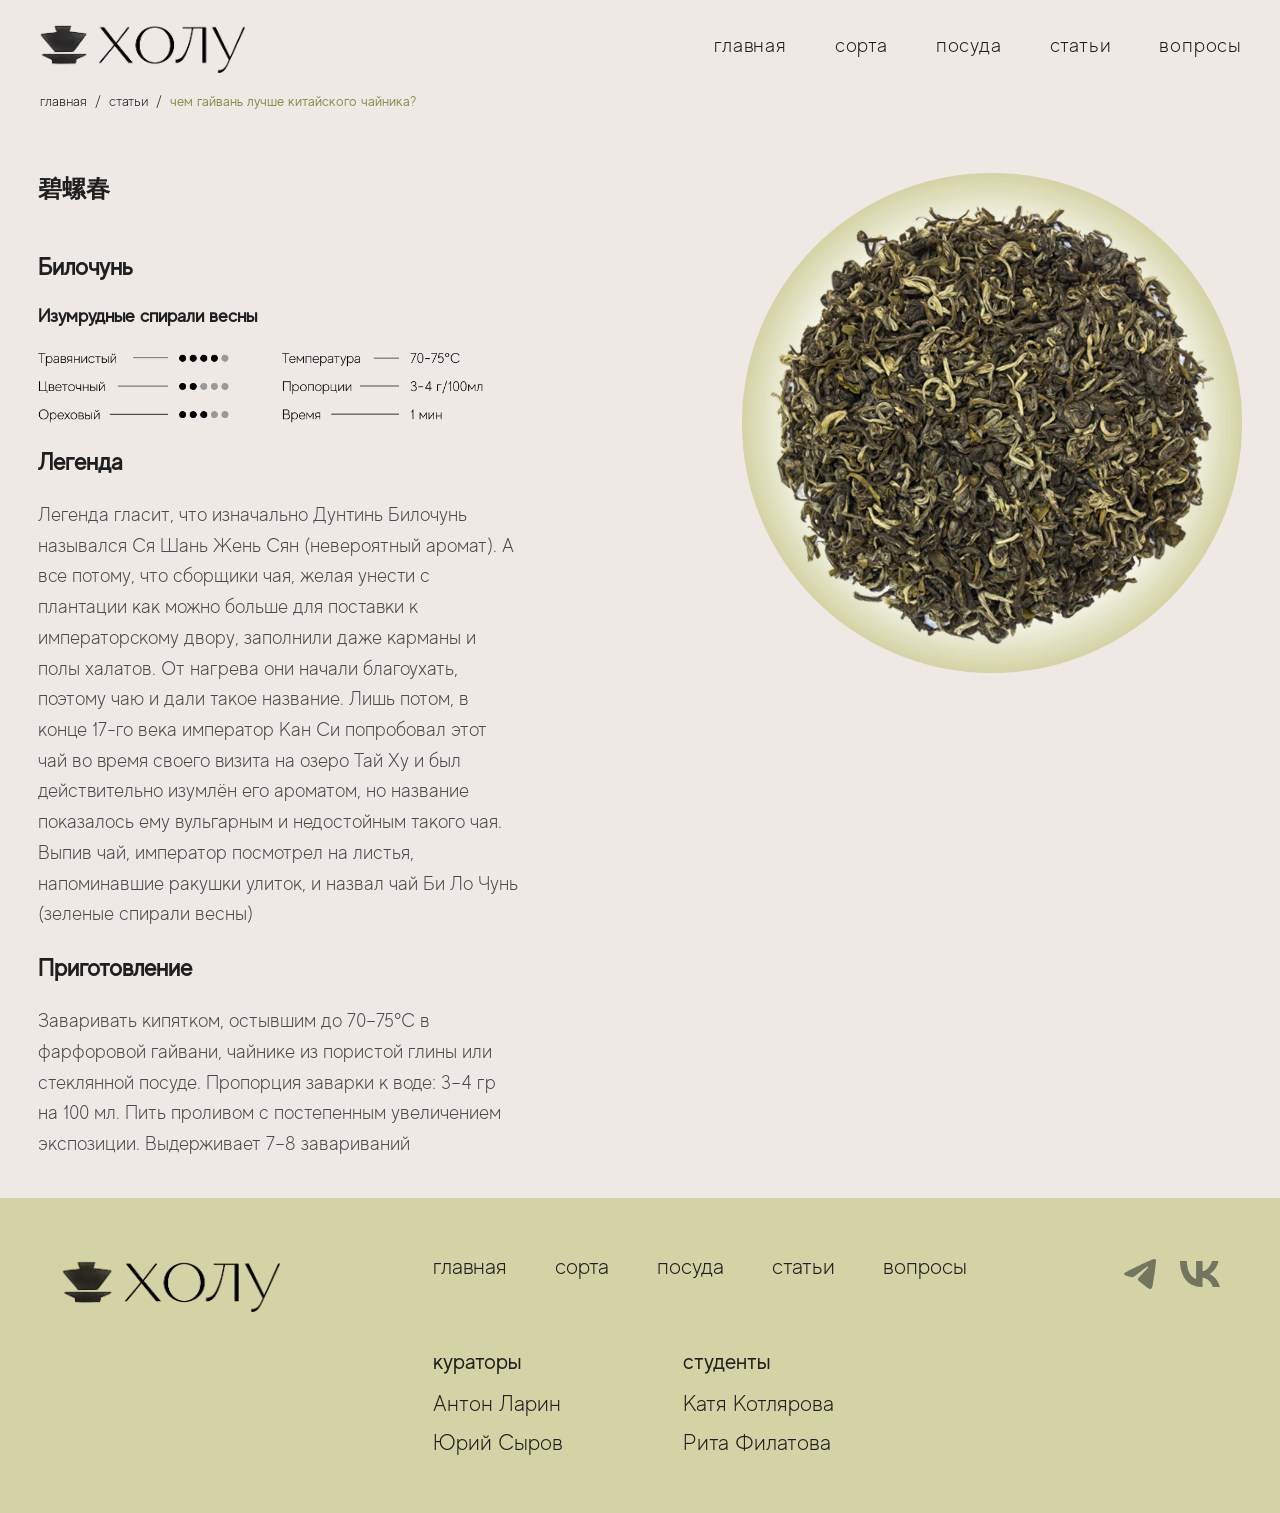
<file: green-1.html>
<!DOCTYPE html>
<html lang="ru">
<head>
  <meta charset="UTF-8" />
  <meta name="viewport" content="width=device-width, initial-scale=1.0" />
  <title>ХОЛУ — медиапроект о китайском чае</title>
  <link rel="preconnect" href="https://fonts.googleapis.com" />
  <link rel="preconnect" href="https://fonts.gstatic.com" crossorigin />
  <link href="https://fonts.googleapis.com/css2?family=Montserrat:wght@300;400;500&family=Playfair+Display:wght@400;500&display=swap" rel="stylesheet" />
  <link rel="stylesheet" href="style.css" />
  <link rel="icon" href="favicon.png" type="image/png">
	<style>
  .articles-page {
    background: #efe9e6;
    min-height: 100vh;
  }

.section-heading {
  position: relative;
  width: 100%;
  overflow: hidden;
  display: flex;
  flex-direction: column;
}

/* Hero content container */
.heading-content {
  position: relative;
  z-index: 5;
  flex: 1;
  display: flex;
  flex-direction: column;
  justify-content: center;
  padding: 0 0 0 38px;
}

.left-heading {
  font-family: 'TT Ricordi Allegria', 'Georgia', serif;
  font-size: clamp(52px, 5.5vw, 72px);
  font-weight: 400;
  text-align: left;
  color: #1f1f1f;
  line-height: 1.1;
  margin: 0;
  max-width: 1600px;
  padding: 40px 0 60px 0;
}

.article-tags-container {
  display: flex;
  flex-wrap: wrap;
  gap: 12px;
  margin-bottom: 24px;
  padding: 10px 0;
}

/* Стиль отдельного тега */
.article-tag {
  display: inline-block;
  background: rgba(255, 255, 212, 0.9);
  color: #1f1f1f;
  font-size: 15px;
  font-weight: 300;
  padding: 6px 20px;
  border-radius: 8px;
}

.article-tag:hover {
    background: #d3d3a5;
    border-color: #d3d3a5;
  }

.section-prototype {
  background: #efe9e6;
  padding: 20px 0;
}

.prototype-inner {
  max-width: 1800px;
  margin: 0 auto;
  align-items: center;
  gap: 80px;
  padding: 18px 38px;
}

.prototype-inner-accent {
  max-width: 1800px;
  margin: 0 auto;
  align-items: center;
  gap: 80px;
  padding: 18px 38px;
  background: #D3D3A5;
  border-radius: 24px;
}

/* Блок с пользователем */
.user-card {
  display: flex;
  flex-direction: column;
  gap: 20px;
}

/* Верхняя часть с аватаркой и информацией */
.user-info {
  display: flex;
  align-items: center;
  gap: 16px;
}

/* Аватарка */
.user-avatar {
  width: 60px;
  height: 60px;
  border-radius: 50%;
  overflow: hidden;
  flex-shrink: 0;
  background: #d3d3a5;
}

.user-avatar img {
  width: 100%;
  height: 100%;
  object-fit: cover;
}

/* Контейнер с именем и должностью */
.user-details {
  flex: 1;
}

/* Имя пользователя - MADE Evolve Sans, weight 400 */
.user-name {
  font-family: 'MADE Evolve Sans', 'Montserrat', sans-serif;
  font-weight: 400;
  font-size: 20px;
  color: #1f1f1f;
  margin: 0 0 6px 0;
  line-height: 1.3;
}

/* Должность - MADE Evolve Sans, weight 300 */
.user-role {
  font-family: 'MADE Evolve Sans', 'Montserrat', sans-serif;
  font-weight: 300;
  font-size: 16px;
  color: #1f1f1f;
  margin: 0;
  line-height: 1.4;
}

/* Дата - без разделителя */
.user-date {
  font-family: 'MADE Evolve Sans', 'Montserrat', sans-serif;
  font-size: 14px;
  font-weight: 300;
  color: #6E6B6A;
  text-align: left;
}

.user-date span {
  display: inline-block;
}

/* Центрированное изображение */
.prototype-wide-image {
  width: 100%;
  margin: 0 auto;
}

.prototype-wide-image img {
  width: 100%;
  height: auto;
  max-height: 500px;
  object-fit: cover;
  border-radius: 24px;
  display: block;
}

.prototype-text {
  font-size: clamp(16px, 1.5vw, 22px);
  font-weight: 300;
  line-height: 1.7;
  color: #1f1f1f;
  max-width: 1200px;
}

/* Двухколоночный контейнер */
.two-columns-container {
  max-width: 1800px;
  margin: 0 auto;
  display: grid;
  grid-template-columns: 40% 60%;
}

/* Левая колонка */
.column-left {
  display: flex;
  flex-direction: column;
  gap: 20px;
  padding-right: 40px; /* Отступ справа для разделения колонок */
}

.column-accent {
  display: flex;
  flex-direction: column;
  justify-content: center; /* Центрирует содержимое по вертикали */
  padding-right: 40px;
  min-height: 100%; /* Чтобы центрирование работало, нужна высота */
}

.left-title {
  font-family: 'TT Ricordi Allegria', 'Playfair Display', serif;
  font-size: clamp(32px, 4vw, 48px);
  font-weight: 400;
  color: #1f1f1f;
  margin: 0;
  line-height: 1.2;
}

.left-text {
  font-family: 'MADE Evolve Sans', 'Montserrat', sans-serif;
  font-weight: 400;
  font-size: clamp(16px, 1.5vw, 22px);
  line-height: 1.6;
  color: #1f1f1f;
  margin: 0;
  max-width: 400px;
}

/* Правая колонка */
.column-right {
  display: flex;
  flex-direction: column;
  gap: 24px;
}

.right-text {
  font-family: 'MADE Evolve Sans', 'Montserrat', sans-serif;
  font-weight: 300;
  font-size: clamp(16px, 1.5vw, 22px);
  line-height: 1.6;
  color: #4a4a4a;
  margin: 0;
  max-width: 1100px;
}

.right-image {
  width: 100%;
  border-radius: 24px;
  overflow: hidden;
  max-width: 1100px;
}

.right-image img {
  width: 100%;
  height: auto;
  display: block;
  object-fit: cover;
  transition: transform 0.3s ease;
}

/* Шапка секции с заголовком и ссылкой */
.lower-header {
  max-width: 1800px;
  margin: 0 auto;
  padding: 18px 38px;
  display: flex;
  justify-content: space-between;
  align-items: center;
  width: 100%;
}

/* Левая колонка с заголовком */
.lower-header-left {
  flex: 1;
  text-align: left;
}

/* Заголовок шрифтом TT Ricordi Allegria */
.lower-header-title {
  font-family: 'TT Ricordi Allegria', 'Playfair Display', 'Georgia', serif;
  font-size: clamp(52px, 5.5vw, 72px);
  font-weight: 400;
  color: #1f1f1f;
  margin: 0;
  line-height: 1.2;
}

/* Правая колонка со ссылкой */
.lower-header-right {
  flex-shrink: 0;
  text-align: right;
}

/* Service List */
.service-content {
    grid-column: 1;
}

.service-list {
    list-style-position: outside;
    padding-left: 24px;
    margin-top: 24px;
}

.service-list li {
    font-size: 19px;
    line-height: 1.8;
    margin-bottom: 10px;
}

.tea-hero {
	display: flex;
	justify-content: right;
}

.tea-hero img {
	max-height: 500px;
}

/* Адаптивность для планшетов */
@media (max-width: 900px) {
    .tea-types-container {
        grid-template-columns: repeat(2, 1fr);
        gap: 40px 30px;
        padding: 0 40px;
    }
    
    .tea-type-caption {
        font-size: 16px;
    }
	
  .tags-container {
    padding: 0 40px 0 60px; /* Уменьшаем отступы для планшетов */
  }
  
  .tag {
    font-size: 13px;
    padding: 6px 16px;
  }
 
  .lower-header {
    padding: 0 40px;
    flex-wrap: wrap;
    gap: 16px;
  }
  
  .lower-header-title {
    font-size: 28px;
  }
}

/* Адаптивность для мобильных */
@media (max-width: 600px) {
  .tags-container {
    padding: 0 20px 0 30px; /* Уменьшаем отступы для мобильных */
    gap: 8px;
    margin-bottom: 20px;
  }

  .tag {
    font-size: 12px;
    padding: 5px 14px;
  }
  
	.tea-types-container {
        grid-template-columns: repeat(2, 1fr);
        gap: 30px 20px;
        padding: 0 20px;
    }
    
    .tea-type-caption {
        font-size: 14px;
    }
    
    .tea-type-circle {
        border-width: 2px;
        margin-bottom: 12px;
    }
  .user-card {
    padding: 20px;
    gap: 16px;
  }
  
  .user-avatar {
    width: 50px;
    height: 50px;
  }
  
  .user-name {
    font-size: 18px;
  }
  
  .user-role {
    font-size: 13px;
  }
  
  .user-date {
    font-size: 12px;
  }
  
  .prototype-wide-image img {
    max-height: 400px;
    border-radius: 16px;
  }
  
  .two-columns-container {
    grid-template-columns: 1fr;
    padding: 0 40px;
  }
  
  .column-left {
    padding-right: 0;
    margin-bottom: 32px;
  }
  
  .column-accent {
    padding-right: 0;
    margin-bottom: 32px;
  }
  
  .left-title {
    font-size: 32px;
  }
  
  .left-text,
  .right-text {
    font-size: 16px;
  }

  .lower-header {
    padding: 0 20px;
    flex-direction: column;
    align-items: flex-start;
    gap: 12px;
  }
  
  .lower-header-left,
  .lower-header-right {
    text-align: left;
    width: 100%;
  }
  
  .lower-header-title {
    font-size: 24px;
  }
}

/* Адаптивность для очень маленьких экранов */
@media (max-width: 480px) {
    .tea-types-container {
        gap: 24px 16px;
    }
    
    .tea-type-caption {
        font-size: 12px;
    }
	
  .user-card {
    padding: 16px;
    gap: 14px;
  }
  
  .user-avatar {
    width: 45px;
    height: 45px;
  }
  
  .user-name {
    font-size: 16px;
  }
  
  .user-role {
    font-size: 12px;
  }
  
  .two-columns-container {
    padding: 0 20px;
  }
  
  .column-left {
    margin-bottom: 24px;
  }
  
  .column-accent {
    margin-bottom: 24px;
  }
  
  .left-title {
    font-size: 28px;
  }
  
  .left-text,
  .right-text {
    font-size: 15px;
  }
  
  .right-image {
    border-radius: 16px;
  }

  .lower-header {
    gap: 10px;
  }
  
  .lower-header-title {
    font-size: 22px;
  }
}
	</style>
</head>
<body class="articles-page">

<!-- ===== HERO / ЗАГЛАВНАЯ ===== -->
<section class="section-heading" id="haiwan">
  <header class="site-header">
    <div class="header-inner">
      <div class="header-logo">
        <a href="index.html">
			<img src="images/footer-logo.png" alt="ХОЛУ логотип" class="header-logo-img" />
		</a>
      </div>
      
      <!-- Десктопная навигация -->
      <nav class="main-nav">
        <a href="index.html">главная</a>
        <a href="sorts.html">сорта</a>
        <a href="dishes.html">посуда</a>
        <a href="articles.html">статьи</a>
        <a href="faq.html">вопросы</a>
      </nav>
      
      <!-- Бургер-меню для мобильных -->
      <div class="mobile-menu-toggle" id="mobileMenuToggle">
        <span></span>
        <span></span>
        <span></span>
      </div>
    </div>
    
  <!-- Хлебные крошки -->
  <div class="breadcrumbs">
    <a href="index.html" class="breadcrumb-link">главная</a>
    <span class="breadcrumb-sep">/</span>
    <a href="articles.html" class="breadcrumb-link">статьи</a>
	<span class="breadcrumb-sep">/</span>	
    <span class="breadcrumb-current">чем гайвань лучше китайского чайника?</span>
  </div>
	
    <!-- Мобильная навигация (выпадающее меню) -->
    <div class="mobile-nav" id="mobileNav">
        <a href="index.html">главная</a>
        <a href="sorts.html">сорта</a>
        <a href="dishes.html">посуда</a>
        <a href="articles.html">статьи</a>
        <a href="faq.html">вопросы</a>
    </div>
  </header>
</section>

<!-- ===== 2 columns text + image ===== -->
<section class="section-prototype" id="цель">
  <div class="prototype-inner">
<div class="two-columns-container">

  <div class="column-right">
      <h1>碧螺春<h1>
	  <h2>Билочунь</h2>
	  <h3>Изумрудные спирали весны</h3>
	  <img src="images/tea/bilochun-options.png" alt="options">
	  <h2>Легенда</h2>
    <div class="right-text">
		<p>Легенда гласит, что изначально Дунтинь Билочунь назывался Ся Шань Жень Сян (невероятный аромат). А все потому, что сборщики чая, желая унести с плантации как можно больше для поставки к императорскому двору, заполнили даже карманы и полы халатов. От нагрева они начали благоухать, поэтому чаю и дали такое название. Лишь потом, в конце 17-го века император Кан Си попробовал этот чай во время своего визита на озеро Тай Ху и был действительно изумлён его ароматом, но название показалось ему вульгарным и недостойным такого чая. Выпив чай, император посмотрел на листья, напоминавшие ракушки улиток, и назвал чай Би Ло Чунь (зеленые спирали весны)</p>
	</div>
	<h2>Приготовление</h2>
    <div class="right-text">
		<p>Заваривать кипятком, остывшим до 70–75°С в фарфоровой гайвани, чайнике из пористой глины или стеклянной посуде. Пропорция заварки к воде: 3–4 гр на 100 мл. Пить проливом с постепенным увеличением экспозиции. Выдерживает 7–8 завариваний</p>
	</div>
  </div>
  
    <div class="tea-hero">
      <img src="images/tea/bilochun.png" alt="2">
    </div>
</div>
  </div>
</section>

  <!-- ===== FOOTER ===== -->
<footer class="site-footer">
  <div class="footer-inner">
    <div class="footer-logo">
      <img src="images/footer-logo.png" alt="ХОЛУ" />
    </div>
    
    <div class="footer-nav-wrapper">
      <div class="footer-nav-links">
        <a href="index.html">главная</a>
        <a href="sorts.html">сорта</a>
        <a href="dishes.html">посуда</a>
        <a href="articles.html">статьи</a>
        <a href="faq.html">вопросы</a>
      </div>
      
      <div class="footer-columns">
        <div class="footer-col">
          <p class="footer-col-heading">кураторы</p>
          <p>Антон Ларин</p>
          <p>Юрий Сыров</p>
        </div>
        <div class="footer-col">
          <p class="footer-col-heading">студенты</p>
          <p>Катя Котлярова</p>
          <p>Рита Филатова</p>
        </div>
      </div>
    </div>
    
    <div class="footer-social">
	  <a href="https://t.me/huolutea" target="_blank" class="social-link"><img src="images/telegram.svg" alt="Telegram" style="height: 30px;"/></a>
	  <a href="https://vk.com/HOLUTEA" target="_blank" class="social-link"><img src="images/vk.svg" alt="VK" /></a>
    </div>
  </div>
</footer>

<script>
  // Мобильное меню
  const menuToggle = document.getElementById('mobileMenuToggle');
  const mobileNav = document.getElementById('mobileNav');
  
  if (menuToggle && mobileNav) {
    menuToggle.addEventListener('click', function() {
      this.classList.toggle('active');
      mobileNav.classList.toggle('active');
      // Блокируем прокрутку страницы при открытом меню
      if (mobileNav.classList.contains('active')) {
        document.body.style.overflow = 'hidden';
      } else {
        document.body.style.overflow = '';
      }
    });
    
    // Закрываем меню при клике на ссылку
    const mobileLinks = mobileNav.querySelectorAll('a');
    mobileLinks.forEach(link => {
      link.addEventListener('click', function() {
        menuToggle.classList.remove('active');
        mobileNav.classList.remove('active');
        document.body.style.overflow = '';
      });
    });
  }
</script>

</body>
</html>
</file>
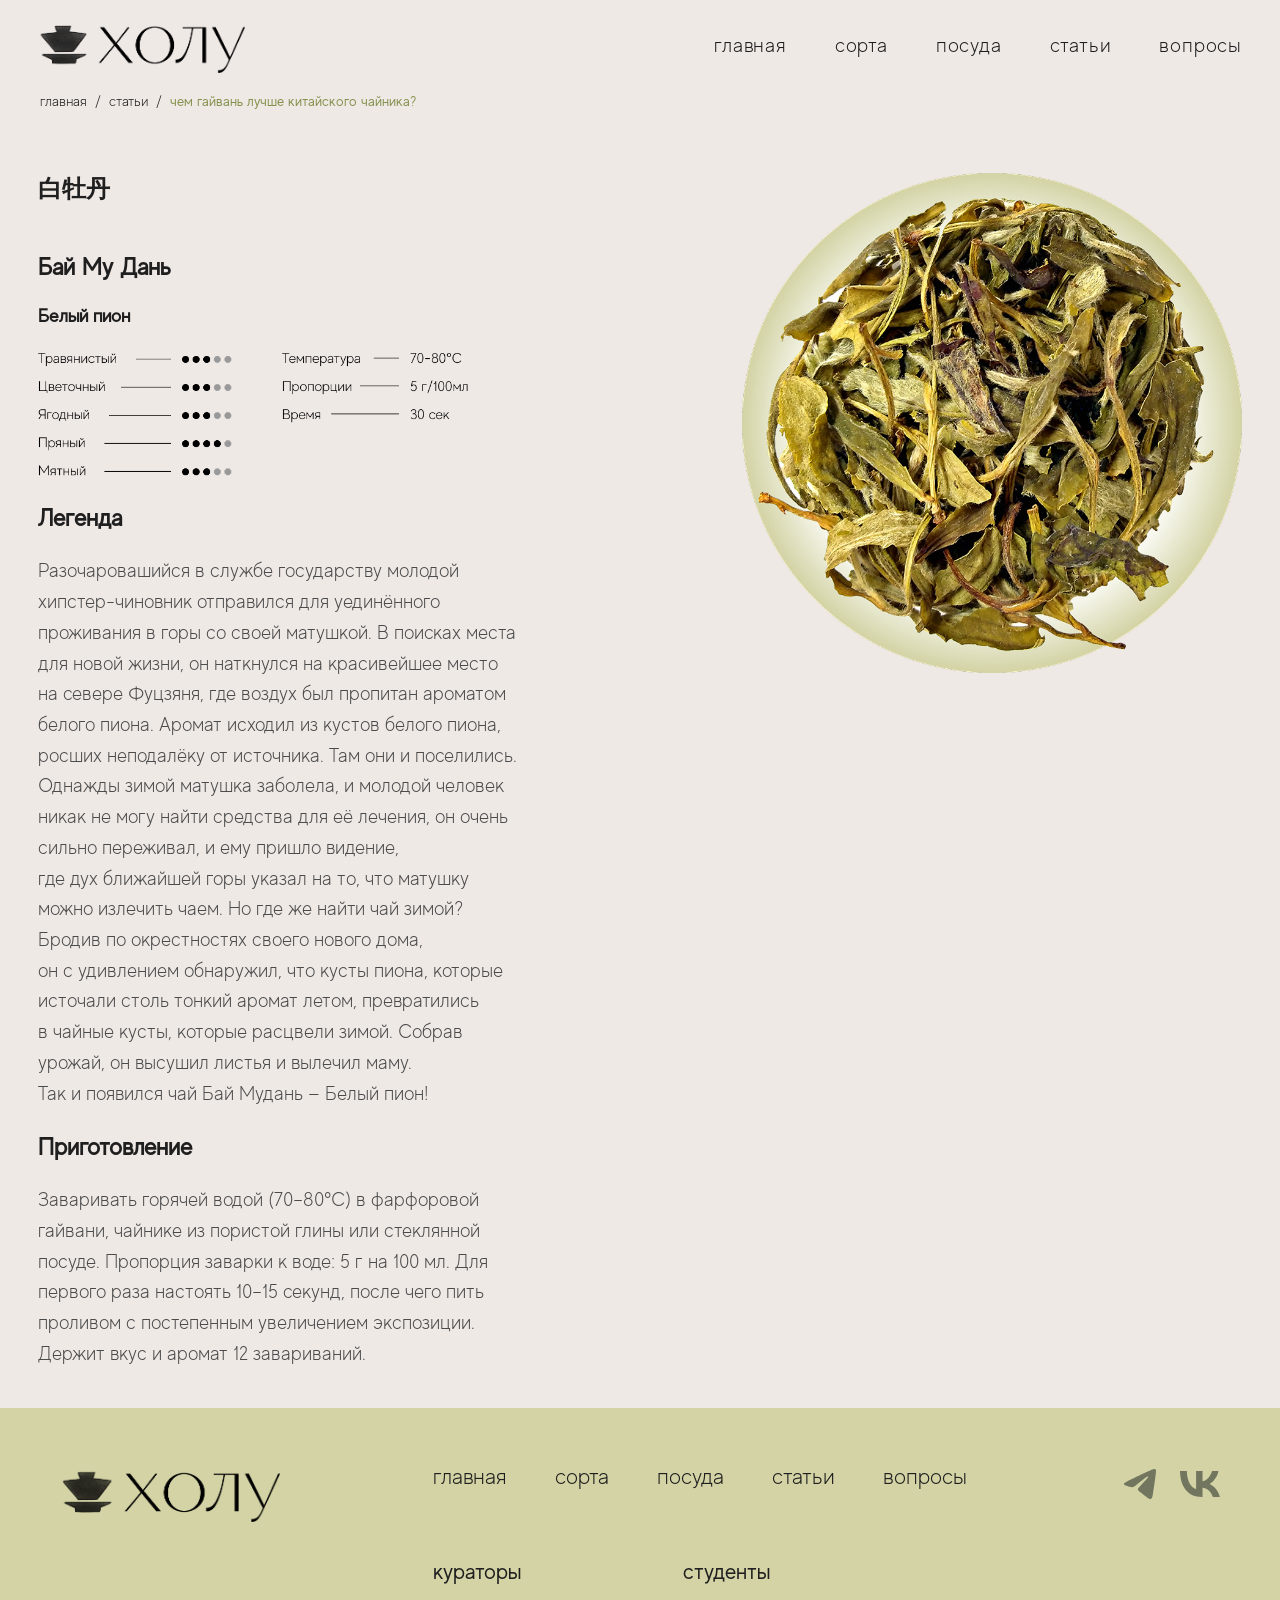
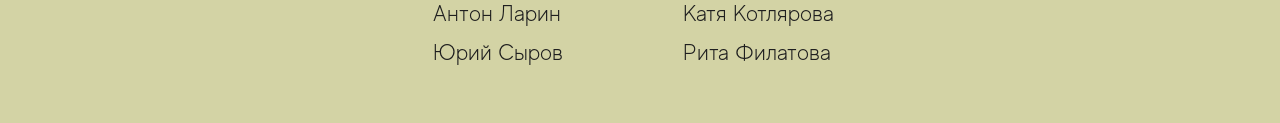
<file: green-2.html>
<!DOCTYPE html>
<html lang="ru">
<head>
  <meta charset="UTF-8" />
  <meta name="viewport" content="width=device-width, initial-scale=1.0" />
  <title>ХОЛУ — медиапроект о китайском чае</title>
  <link rel="preconnect" href="https://fonts.googleapis.com" />
  <link rel="preconnect" href="https://fonts.gstatic.com" crossorigin />
  <link href="https://fonts.googleapis.com/css2?family=Montserrat:wght@300;400;500&family=Playfair+Display:wght@400;500&display=swap" rel="stylesheet" />
  <link rel="stylesheet" href="style.css" />
  <link rel="icon" href="favicon.png" type="image/png">
	<style>
  .articles-page {
    background: #efe9e6;
    min-height: 100vh;
  }

.section-heading {
  position: relative;
  width: 100%;
  overflow: hidden;
  display: flex;
  flex-direction: column;
}

/* Hero content container */
.heading-content {
  position: relative;
  z-index: 5;
  flex: 1;
  display: flex;
  flex-direction: column;
  justify-content: center;
  padding: 0 0 0 38px;
}

.left-heading {
  font-family: 'TT Ricordi Allegria', 'Georgia', serif;
  font-size: clamp(52px, 5.5vw, 72px);
  font-weight: 400;
  text-align: left;
  color: #1f1f1f;
  line-height: 1.1;
  margin: 0;
  max-width: 1600px;
  padding: 40px 0 60px 0;
}

.article-tags-container {
  display: flex;
  flex-wrap: wrap;
  gap: 12px;
  margin-bottom: 24px;
  padding: 10px 0;
}

/* Стиль отдельного тега */
.article-tag {
  display: inline-block;
  background: rgba(255, 255, 212, 0.9);
  color: #1f1f1f;
  font-size: 15px;
  font-weight: 300;
  padding: 6px 20px;
  border-radius: 8px;
}

.article-tag:hover {
    background: #d3d3a5;
    border-color: #d3d3a5;
  }

.section-prototype {
  background: #efe9e6;
  padding: 20px 0;
}

.prototype-inner {
  max-width: 1800px;
  margin: 0 auto;
  align-items: center;
  gap: 80px;
  padding: 18px 38px;
}

.prototype-inner-accent {
  max-width: 1800px;
  margin: 0 auto;
  align-items: center;
  gap: 80px;
  padding: 18px 38px;
  background: #D3D3A5;
  border-radius: 24px;
}

/* Блок с пользователем */
.user-card {
  display: flex;
  flex-direction: column;
  gap: 20px;
}

/* Верхняя часть с аватаркой и информацией */
.user-info {
  display: flex;
  align-items: center;
  gap: 16px;
}

/* Аватарка */
.user-avatar {
  width: 60px;
  height: 60px;
  border-radius: 50%;
  overflow: hidden;
  flex-shrink: 0;
  background: #d3d3a5;
}

.user-avatar img {
  width: 100%;
  height: 100%;
  object-fit: cover;
}

/* Контейнер с именем и должностью */
.user-details {
  flex: 1;
}

/* Имя пользователя - MADE Evolve Sans, weight 400 */
.user-name {
  font-family: 'MADE Evolve Sans', 'Montserrat', sans-serif;
  font-weight: 400;
  font-size: 20px;
  color: #1f1f1f;
  margin: 0 0 6px 0;
  line-height: 1.3;
}

/* Должность - MADE Evolve Sans, weight 300 */
.user-role {
  font-family: 'MADE Evolve Sans', 'Montserrat', sans-serif;
  font-weight: 300;
  font-size: 16px;
  color: #1f1f1f;
  margin: 0;
  line-height: 1.4;
}

/* Дата - без разделителя */
.user-date {
  font-family: 'MADE Evolve Sans', 'Montserrat', sans-serif;
  font-size: 14px;
  font-weight: 300;
  color: #6E6B6A;
  text-align: left;
}

.user-date span {
  display: inline-block;
}

/* Центрированное изображение */
.prototype-wide-image {
  width: 100%;
  margin: 0 auto;
}

.prototype-wide-image img {
  width: 100%;
  height: auto;
  max-height: 500px;
  object-fit: cover;
  border-radius: 24px;
  display: block;
}

.prototype-text {
  font-size: clamp(16px, 1.5vw, 22px);
  font-weight: 300;
  line-height: 1.7;
  color: #1f1f1f;
  max-width: 1200px;
}

/* Двухколоночный контейнер */
.two-columns-container {
  max-width: 1800px;
  margin: 0 auto;
  display: grid;
  grid-template-columns: 40% 60%;
}

/* Левая колонка */
.column-left {
  display: flex;
  flex-direction: column;
  gap: 20px;
  padding-right: 40px; /* Отступ справа для разделения колонок */
}

.column-accent {
  display: flex;
  flex-direction: column;
  justify-content: center; /* Центрирует содержимое по вертикали */
  padding-right: 40px;
  min-height: 100%; /* Чтобы центрирование работало, нужна высота */
}

.left-title {
  font-family: 'TT Ricordi Allegria', 'Playfair Display', serif;
  font-size: clamp(32px, 4vw, 48px);
  font-weight: 400;
  color: #1f1f1f;
  margin: 0;
  line-height: 1.2;
}

.left-text {
  font-family: 'MADE Evolve Sans', 'Montserrat', sans-serif;
  font-weight: 400;
  font-size: clamp(16px, 1.5vw, 22px);
  line-height: 1.6;
  color: #1f1f1f;
  margin: 0;
  max-width: 400px;
}

/* Правая колонка */
.column-right {
  display: flex;
  flex-direction: column;
  gap: 24px;
}

.right-text {
  font-family: 'MADE Evolve Sans', 'Montserrat', sans-serif;
  font-weight: 300;
  font-size: clamp(16px, 1.5vw, 22px);
  line-height: 1.6;
  color: #4a4a4a;
  margin: 0;
  max-width: 1100px;
}

.right-image {
  width: 100%;
  border-radius: 24px;
  overflow: hidden;
  max-width: 1100px;
}

.right-image img {
  width: 100%;
  height: auto;
  display: block;
  object-fit: cover;
  transition: transform 0.3s ease;
}

/* Шапка секции с заголовком и ссылкой */
.lower-header {
  max-width: 1800px;
  margin: 0 auto;
  padding: 18px 38px;
  display: flex;
  justify-content: space-between;
  align-items: center;
  width: 100%;
}

/* Левая колонка с заголовком */
.lower-header-left {
  flex: 1;
  text-align: left;
}

/* Заголовок шрифтом TT Ricordi Allegria */
.lower-header-title {
  font-family: 'TT Ricordi Allegria', 'Playfair Display', 'Georgia', serif;
  font-size: clamp(52px, 5.5vw, 72px);
  font-weight: 400;
  color: #1f1f1f;
  margin: 0;
  line-height: 1.2;
}

/* Правая колонка со ссылкой */
.lower-header-right {
  flex-shrink: 0;
  text-align: right;
}

/* Service List */
.service-content {
    grid-column: 1;
}

.service-list {
    list-style-position: outside;
    padding-left: 24px;
    margin-top: 24px;
}

.service-list li {
    font-size: 19px;
    line-height: 1.8;
    margin-bottom: 10px;
}

.tea-hero {
	display: flex;
	justify-content: right;
}

.tea-hero img {
	max-height: 500px;
}

/* Адаптивность для планшетов */
@media (max-width: 900px) {
    .tea-types-container {
        grid-template-columns: repeat(2, 1fr);
        gap: 40px 30px;
        padding: 0 40px;
    }
    
    .tea-type-caption {
        font-size: 16px;
    }
	
  .tags-container {
    padding: 0 40px 0 60px; /* Уменьшаем отступы для планшетов */
  }
  
  .tag {
    font-size: 13px;
    padding: 6px 16px;
  }
 
  .lower-header {
    padding: 0 40px;
    flex-wrap: wrap;
    gap: 16px;
  }
  
  .lower-header-title {
    font-size: 28px;
  }
}

/* Адаптивность для мобильных */
@media (max-width: 600px) {
  .tags-container {
    padding: 0 20px 0 30px; /* Уменьшаем отступы для мобильных */
    gap: 8px;
    margin-bottom: 20px;
  }

  .tag {
    font-size: 12px;
    padding: 5px 14px;
  }
  
	.tea-types-container {
        grid-template-columns: repeat(2, 1fr);
        gap: 30px 20px;
        padding: 0 20px;
    }
    
    .tea-type-caption {
        font-size: 14px;
    }
    
    .tea-type-circle {
        border-width: 2px;
        margin-bottom: 12px;
    }
  .user-card {
    padding: 20px;
    gap: 16px;
  }
  
  .user-avatar {
    width: 50px;
    height: 50px;
  }
  
  .user-name {
    font-size: 18px;
  }
  
  .user-role {
    font-size: 13px;
  }
  
  .user-date {
    font-size: 12px;
  }
  
  .prototype-wide-image img {
    max-height: 400px;
    border-radius: 16px;
  }
  
  .two-columns-container {
    grid-template-columns: 1fr;
    padding: 0 40px;
  }
  
  .column-left {
    padding-right: 0;
    margin-bottom: 32px;
  }
  
  .column-accent {
    padding-right: 0;
    margin-bottom: 32px;
  }
  
  .left-title {
    font-size: 32px;
  }
  
  .left-text,
  .right-text {
    font-size: 16px;
  }

  .lower-header {
    padding: 0 20px;
    flex-direction: column;
    align-items: flex-start;
    gap: 12px;
  }
  
  .lower-header-left,
  .lower-header-right {
    text-align: left;
    width: 100%;
  }
  
  .lower-header-title {
    font-size: 24px;
  }
}

/* Адаптивность для очень маленьких экранов */
@media (max-width: 480px) {
    .tea-types-container {
        gap: 24px 16px;
    }
    
    .tea-type-caption {
        font-size: 12px;
    }
	
  .user-card {
    padding: 16px;
    gap: 14px;
  }
  
  .user-avatar {
    width: 45px;
    height: 45px;
  }
  
  .user-name {
    font-size: 16px;
  }
  
  .user-role {
    font-size: 12px;
  }
  
  .two-columns-container {
    padding: 0 20px;
  }
  
  .column-left {
    margin-bottom: 24px;
  }
  
  .column-accent {
    margin-bottom: 24px;
  }
  
  .left-title {
    font-size: 28px;
  }
  
  .left-text,
  .right-text {
    font-size: 15px;
  }
  
  .right-image {
    border-radius: 16px;
  }

  .lower-header {
    gap: 10px;
  }
  
  .lower-header-title {
    font-size: 22px;
  }
}
	</style>
</head>
<body class="articles-page">

<!-- ===== HERO / ЗАГЛАВНАЯ ===== -->
<section class="section-heading" id="haiwan">
  <header class="site-header">
    <div class="header-inner">
      <div class="header-logo">
        <a href="index.html">
			<img src="images/footer-logo.png" alt="ХОЛУ логотип" class="header-logo-img" />
		</a>
      </div>
      
      <!-- Десктопная навигация -->
      <nav class="main-nav">
        <a href="index.html">главная</a>
        <a href="sorts.html">сорта</a>
        <a href="dishes.html">посуда</a>
        <a href="articles.html">статьи</a>
        <a href="faq.html">вопросы</a>
      </nav>
      
      <!-- Бургер-меню для мобильных -->
      <div class="mobile-menu-toggle" id="mobileMenuToggle">
        <span></span>
        <span></span>
        <span></span>
      </div>
    </div>
    
  <!-- Хлебные крошки -->
  <div class="breadcrumbs">
    <a href="index.html" class="breadcrumb-link">главная</a>
    <span class="breadcrumb-sep">/</span>
    <a href="articles.html" class="breadcrumb-link">статьи</a>
	<span class="breadcrumb-sep">/</span>	
    <span class="breadcrumb-current">чем гайвань лучше китайского чайника?</span>
  </div>
	
    <!-- Мобильная навигация (выпадающее меню) -->
    <div class="mobile-nav" id="mobileNav">
        <a href="index.html">главная</a>
        <a href="sorts.html">сорта</a>
        <a href="dishes.html">посуда</a>
        <a href="articles.html">статьи</a>
        <a href="faq.html">вопросы</a>
    </div>
  </header>
</section>

<!-- ===== 2 columns text + image ===== -->
<section class="section-prototype" id="цель">
  <div class="prototype-inner">
<div class="two-columns-container">

  <div class="column-right">
      <h1>白牡丹<h1>
	  <h2>Бай Му Дань</h2>
	  <h3>Белый пион</h3>
	  <img src="images/tea/baymydan-options.png" alt="options">
	  <h2>Легенда</h2>
    <div class="right-text">
		<p> Разочаровашийся в службе государству молодой хипстер-чиновник отправился для уединённого проживания в горы со своей матушкой. В поисках места для новой жизни, он наткнулся на красивейшее место на севере Фуцзяня, где воздух был пропитан ароматом белого пиона. Аромат исходил из кустов белого пиона, росших неподалёку от источника. Там они и поселились. Однажды зимой матушка заболела, и молодой человек никак не могу найти средства для её лечения, он очень сильно переживал, и ему пришло видение, где дух ближайшей горы указал на то, что матушку можно излечить чаем. Но где же найти чай зимой? Бродив по окрестностях своего нового дома, он с удивлением обнаружил, что кусты пиона, которые источали столь тонкий аромат летом, превратились в чайные кусты, которые расцвели зимой. Собрав урожай, он высушил листья и вылечил маму. Так и появился чай Бай Мудань — Белый пион!


</p>
	</div>
	<h2>Приготовление</h2>
    <div class="right-text">
		<p>Заваривать горячей водой (70–80°С) в фарфоровой гайвани, чайнике из пористой глины или стеклянной посуде. Пропорция заварки к воде: 5 г на 100 мл. Для первого раза настоять 10–15 секунд, после чего пить проливом с постепенным увеличением экспозиции. Держит вкус и аромат 12 завариваний.</p>
	</div>
  </div>
  
    <div class="tea-hero">
      <img src="images/tea/baymydan.png" alt="2">
    </div>
</div>
  </div>
</section>

  <!-- ===== FOOTER ===== -->
<footer class="site-footer">
  <div class="footer-inner">
    <div class="footer-logo">
      <img src="images/footer-logo.png" alt="ХОЛУ" />
    </div>
    
    <div class="footer-nav-wrapper">
      <div class="footer-nav-links">
        <a href="index.html">главная</a>
        <a href="sorts.html">сорта</a>
        <a href="dishes.html">посуда</a>
        <a href="articles.html">статьи</a>
        <a href="faq.html">вопросы</a>
      </div>
      
      <div class="footer-columns">
        <div class="footer-col">
          <p class="footer-col-heading">кураторы</p>
          <p>Антон Ларин</p>
          <p>Юрий Сыров</p>
        </div>
        <div class="footer-col">
          <p class="footer-col-heading">студенты</p>
          <p>Катя Котлярова</p>
          <p>Рита Филатова</p>
        </div>
      </div>
    </div>
    
    <div class="footer-social">
	  <a href="https://t.me/huolutea" target="_blank" class="social-link"><img src="images/telegram.svg" alt="Telegram" style="height: 30px;"/></a>
	  <a href="https://vk.com/HOLUTEA" target="_blank" class="social-link"><img src="images/vk.svg" alt="VK" /></a>
    </div>
  </div>
</footer>

<script>
  // Мобильное меню
  const menuToggle = document.getElementById('mobileMenuToggle');
  const mobileNav = document.getElementById('mobileNav');
  
  if (menuToggle && mobileNav) {
    menuToggle.addEventListener('click', function() {
      this.classList.toggle('active');
      mobileNav.classList.toggle('active');
      // Блокируем прокрутку страницы при открытом меню
      if (mobileNav.classList.contains('active')) {
        document.body.style.overflow = 'hidden';
      } else {
        document.body.style.overflow = '';
      }
    });
    
    // Закрываем меню при клике на ссылку
    const mobileLinks = mobileNav.querySelectorAll('a');
    mobileLinks.forEach(link => {
      link.addEventListener('click', function() {
        menuToggle.classList.remove('active');
        mobileNav.classList.remove('active');
        document.body.style.overflow = '';
      });
    });
  }
</script>

</body>
</html>
</file>
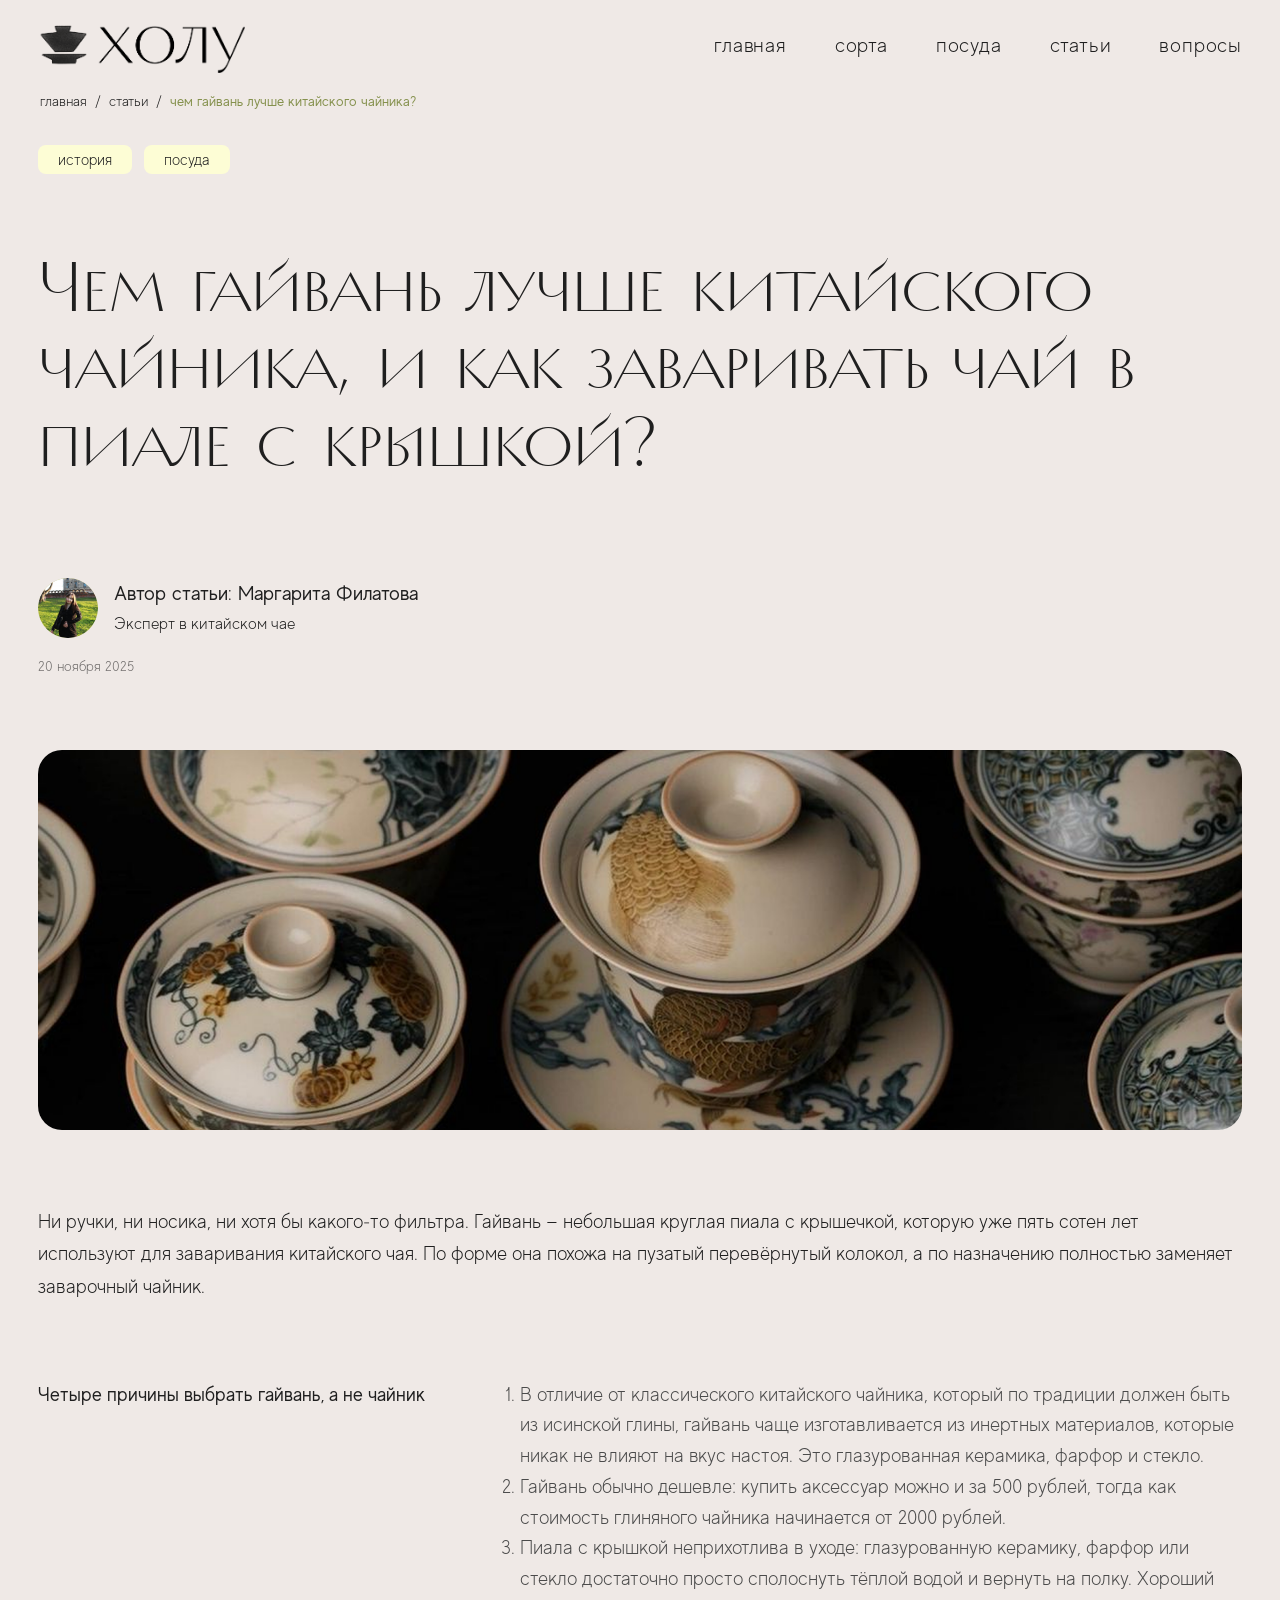
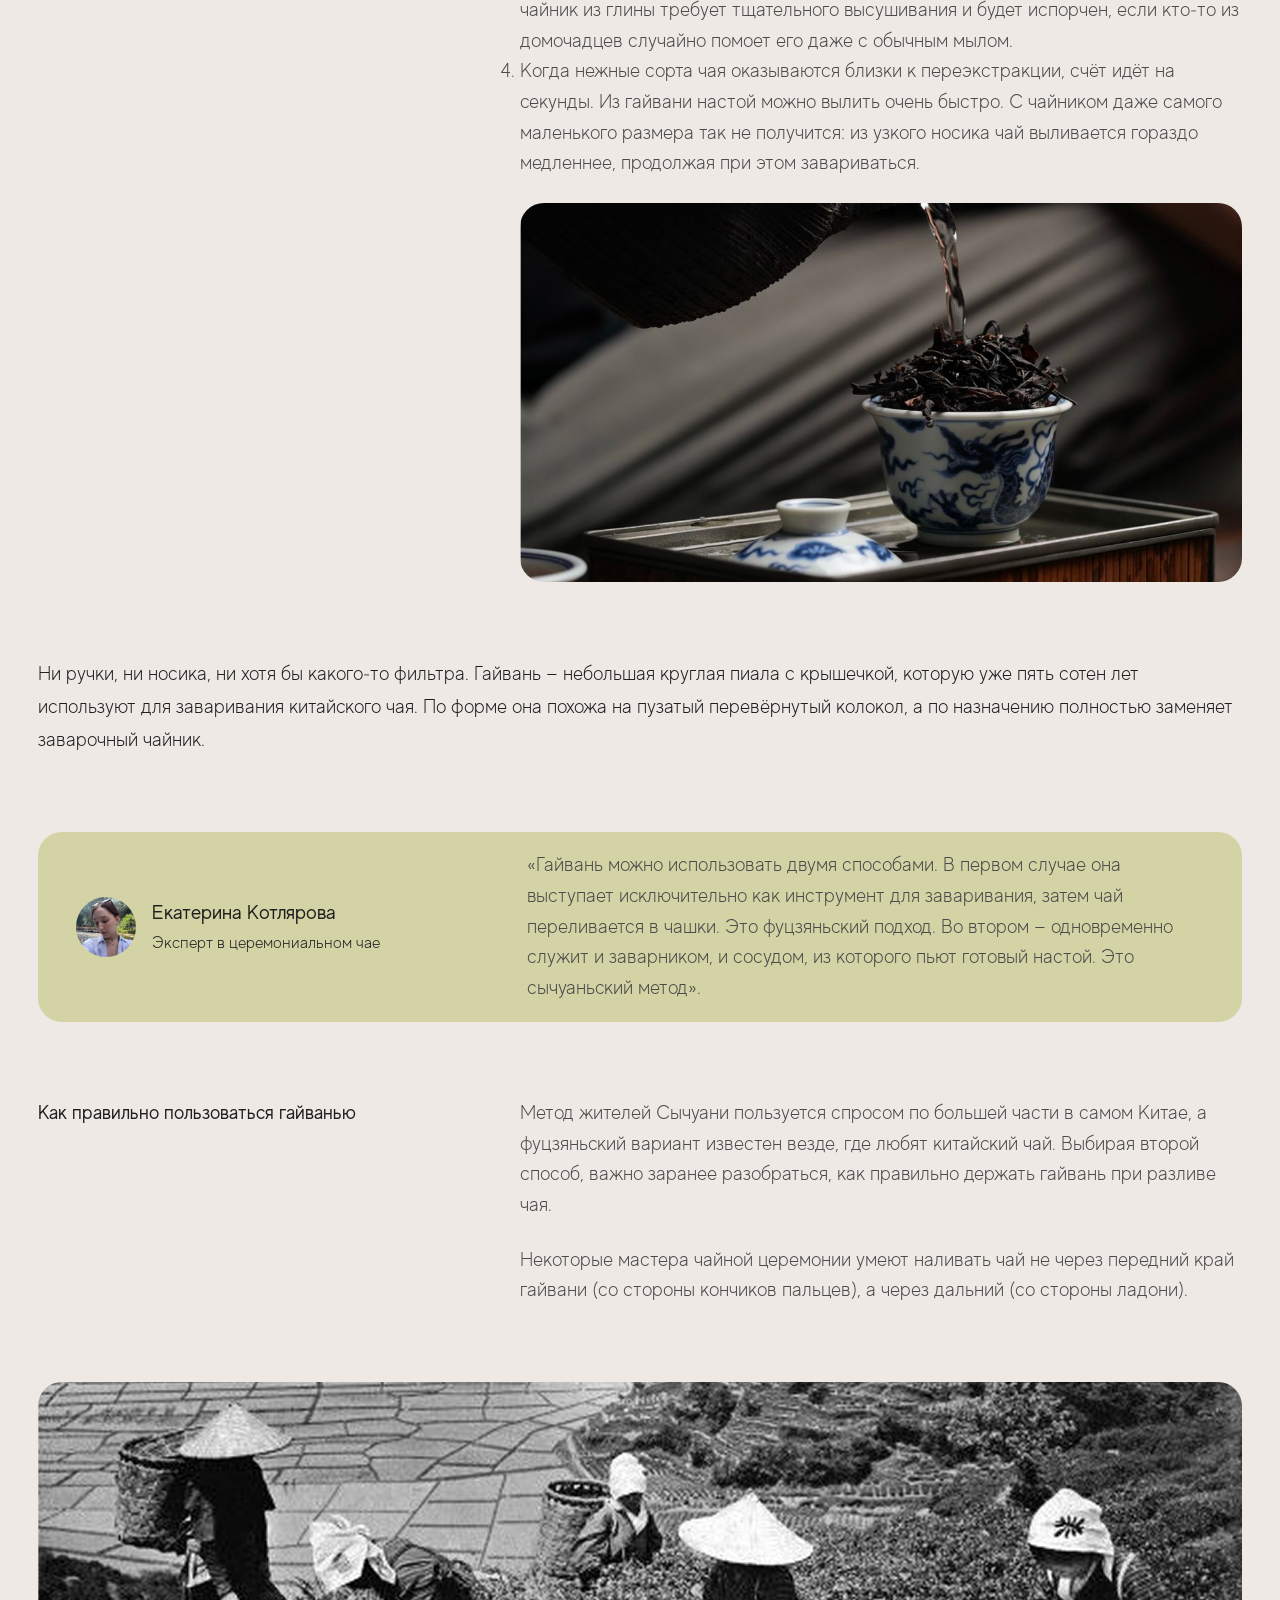
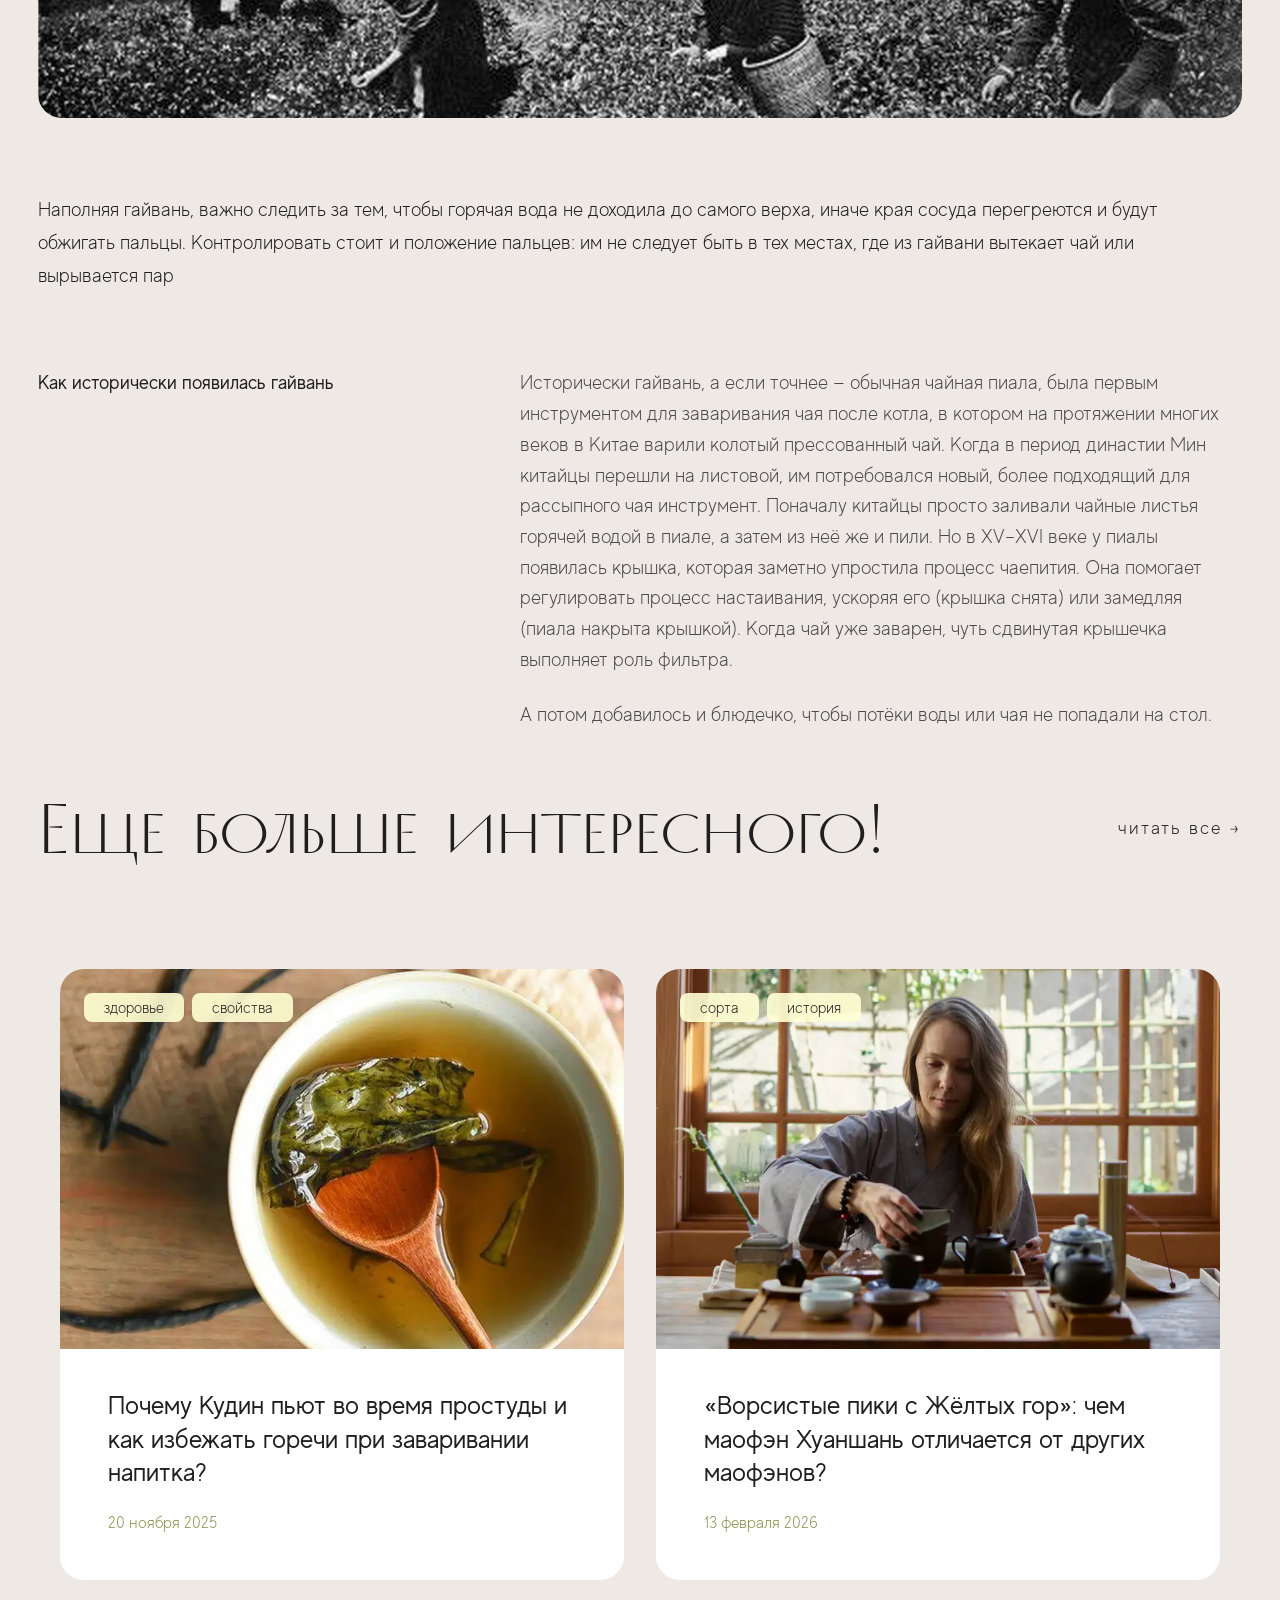
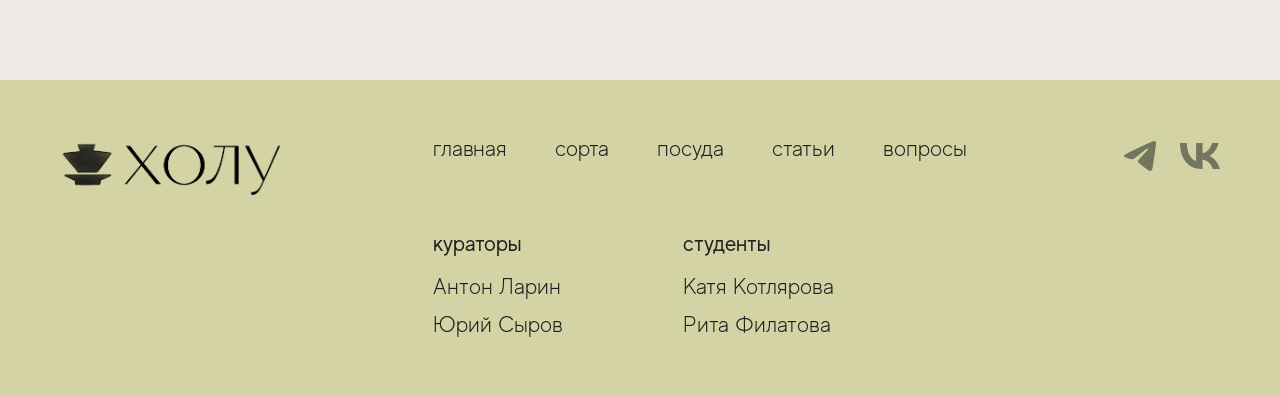
<file: haiwan.html>
<!DOCTYPE html>
<html lang="ru">
<head>
  <meta charset="UTF-8" />
  <meta name="viewport" content="width=device-width, initial-scale=1.0" />
  <title>ХОЛУ — медиапроект о китайском чае</title>
  <link rel="preconnect" href="https://fonts.googleapis.com" />
  <link rel="preconnect" href="https://fonts.gstatic.com" crossorigin />
  <link href="https://fonts.googleapis.com/css2?family=Montserrat:wght@300;400;500&family=Playfair+Display:wght@400;500&display=swap" rel="stylesheet" />
  <link rel="stylesheet" href="style.css" />
  <link rel="icon" href="favicon.png" type="image/png">
	<style>
  .articles-page {
    background: #efe9e6;
    min-height: 100vh;
  }

.section-heading {
  position: relative;
  width: 100%;
  overflow: hidden;
  display: flex;
  flex-direction: column;
}

/* Hero content container */
.heading-content {
  position: relative;
  z-index: 5;
  flex: 1;
  display: flex;
  flex-direction: column;
  justify-content: center;
  padding: 0 0 0 38px;
}

.left-heading {
  font-family: 'TT Ricordi Allegria', 'Georgia', serif;
  font-size: clamp(52px, 5.5vw, 72px);
  font-weight: 400;
  text-align: left;
  color: #1f1f1f;
  line-height: 1.1;
  margin: 0;
  max-width: 1600px;
  padding: 40px 0 60px 0;
}

.article-tags-container {
  display: flex;
  flex-wrap: wrap;
  gap: 12px;
  margin-bottom: 24px;
  padding: 10px 0;
}

/* Стиль отдельного тега */
.article-tag {
  display: inline-block;
  background: rgba(255, 255, 212, 0.9);
  color: #1f1f1f;
  font-size: 15px;
  font-weight: 300;
  padding: 6px 20px;
  border-radius: 8px;
}

.article-tag:hover {
    background: #d3d3a5;
    border-color: #d3d3a5;
  }

.section-prototype {
  background: #efe9e6;
  padding: 20px 0;
}

.prototype-inner {
  max-width: 1800px;
  margin: 0 auto;
  align-items: center;
  gap: 80px;
  padding: 18px 38px;
}

.prototype-inner-accent {
  max-width: 1800px;
  margin: 0 auto;
  align-items: center;
  gap: 80px;
  padding: 18px 38px;
  background: #D3D3A5;
  border-radius: 24px;
}

/* Блок с пользователем */
.user-card {
  display: flex;
  flex-direction: column;
  gap: 20px;
}

/* Верхняя часть с аватаркой и информацией */
.user-info {
  display: flex;
  align-items: center;
  gap: 16px;
}

/* Аватарка */
.user-avatar {
  width: 60px;
  height: 60px;
  border-radius: 50%;
  overflow: hidden;
  flex-shrink: 0;
  background: #d3d3a5;
}

.user-avatar img {
  width: 100%;
  height: 100%;
  object-fit: cover;
}

/* Контейнер с именем и должностью */
.user-details {
  flex: 1;
}

/* Имя пользователя - MADE Evolve Sans, weight 400 */
.user-name {
  font-family: 'MADE Evolve Sans', 'Montserrat', sans-serif;
  font-weight: 400;
  font-size: 20px;
  color: #1f1f1f;
  margin: 0 0 6px 0;
  line-height: 1.3;
}

/* Должность - MADE Evolve Sans, weight 300 */
.user-role {
  font-family: 'MADE Evolve Sans', 'Montserrat', sans-serif;
  font-weight: 300;
  font-size: 16px;
  color: #1f1f1f;
  margin: 0;
  line-height: 1.4;
}

/* Дата - без разделителя */
.user-date {
  font-family: 'MADE Evolve Sans', 'Montserrat', sans-serif;
  font-size: 14px;
  font-weight: 300;
  color: #6E6B6A;
  text-align: left;
}

.user-date span {
  display: inline-block;
}

/* Центрированное изображение */
.prototype-wide-image {
  width: 100%;
  margin: 0 auto;
}

.prototype-wide-image img {
  width: 100%;
  height: auto;
  max-height: 500px;
  object-fit: cover;
  border-radius: 24px;
  display: block;
}

.prototype-text {
  font-size: clamp(16px, 1.5vw, 22px);
  font-weight: 300;
  line-height: 1.7;
  color: #1f1f1f;
  max-width: 1200px;
}

/* Двухколоночный контейнер */
.two-columns-container {
  max-width: 1800px;
  margin: 0 auto;
  display: grid;
  grid-template-columns: 40% 60%;
}

/* Левая колонка */
.column-left {
  display: flex;
  flex-direction: column;
  gap: 20px;
  padding-right: 40px; /* Отступ справа для разделения колонок */
}

.column-accent {
  display: flex;
  flex-direction: column;
  justify-content: center; /* Центрирует содержимое по вертикали */
  padding-right: 40px;
  min-height: 100%; /* Чтобы центрирование работало, нужна высота */
}

.left-title {
  font-family: 'TT Ricordi Allegria', 'Playfair Display', serif;
  font-size: clamp(32px, 4vw, 48px);
  font-weight: 400;
  color: #1f1f1f;
  margin: 0;
  line-height: 1.2;
}

.left-text {
  font-family: 'MADE Evolve Sans', 'Montserrat', sans-serif;
  font-weight: 400;
  font-size: clamp(16px, 1.5vw, 22px);
  line-height: 1.6;
  color: #1f1f1f;
  margin: 0;
  max-width: 400px;
}

/* Правая колонка */
.column-right {
  display: flex;
  flex-direction: column;
  gap: 24px;
}

.right-text {
  font-family: 'MADE Evolve Sans', 'Montserrat', sans-serif;
  font-weight: 300;
  font-size: clamp(16px, 1.5vw, 22px);
  line-height: 1.6;
  color: #4a4a4a;
  margin: 0;
  max-width: 1100px;
}

.right-image {
  width: 100%;
  border-radius: 24px;
  overflow: hidden;
  max-width: 1100px;
}

.right-image img {
  width: 100%;
  height: auto;
  display: block;
  object-fit: cover;
  transition: transform 0.3s ease;
}

/* Шапка секции с заголовком и ссылкой */
.lower-header {
  max-width: 1800px;
  margin: 0 auto;
  padding: 18px 38px;
  display: flex;
  justify-content: space-between;
  align-items: center;
  width: 100%;
}

/* Левая колонка с заголовком */
.lower-header-left {
  flex: 1;
  text-align: left;
}

/* Заголовок шрифтом TT Ricordi Allegria */
.lower-header-title {
  font-family: 'TT Ricordi Allegria', 'Playfair Display', 'Georgia', serif;
  font-size: clamp(52px, 5.5vw, 72px);
  font-weight: 400;
  color: #1f1f1f;
  margin: 0;
  line-height: 1.2;
}

/* Правая колонка со ссылкой */
.lower-header-right {
  flex-shrink: 0;
  text-align: right;
}

/* Service List */
.service-content {
    grid-column: 1;
}

.service-list {
    list-style-position: outside;
    padding-left: 24px;
    margin-top: 24px;
}

.service-list li {
    font-size: 19px;
    line-height: 1.8;
    margin-bottom: 10px;
}

/* Адаптивность для планшетов */
@media (max-width: 900px) {
    .tea-types-container {
        grid-template-columns: repeat(2, 1fr);
        gap: 40px 30px;
        padding: 0 40px;
    }
    
    .tea-type-caption {
        font-size: 16px;
    }
	
  .tags-container {
    padding: 0 40px 0 60px; /* Уменьшаем отступы для планшетов */
  }
  
  .tag {
    font-size: 13px;
    padding: 6px 16px;
  }
 
  .lower-header {
    padding: 0 40px;
    flex-wrap: wrap;
    gap: 16px;
  }
  
  .lower-header-title {
    font-size: 28px;
  }
}

/* Адаптивность для мобильных */
@media (max-width: 600px) {
  .tags-container {
    padding: 0 20px 0 30px; /* Уменьшаем отступы для мобильных */
    gap: 8px;
    margin-bottom: 20px;
  }

  .tag {
    font-size: 12px;
    padding: 5px 14px;
  }
  
	.tea-types-container {
        grid-template-columns: repeat(2, 1fr);
        gap: 30px 20px;
        padding: 0 20px;
    }
    
    .tea-type-caption {
        font-size: 14px;
    }
    
    .tea-type-circle {
        border-width: 2px;
        margin-bottom: 12px;
    }
  .user-card {
    padding: 20px;
    gap: 16px;
  }
  
  .user-avatar {
    width: 50px;
    height: 50px;
  }
  
  .user-name {
    font-size: 18px;
  }
  
  .user-role {
    font-size: 13px;
  }
  
  .user-date {
    font-size: 12px;
  }
  
  .prototype-wide-image img {
    max-height: 400px;
    border-radius: 16px;
  }
  
  .two-columns-container {
    grid-template-columns: 1fr;
    padding: 0 40px;
  }
  
  .column-left {
    padding-right: 0;
    margin-bottom: 32px;
  }
  
  .column-accent {
    padding-right: 0;
    margin-bottom: 32px;
  }
  
  .left-title {
    font-size: 32px;
  }
  
  .left-text,
  .right-text {
    font-size: 16px;
  }

  .lower-header {
    padding: 0 20px;
    flex-direction: column;
    align-items: flex-start;
    gap: 12px;
  }
  
  .lower-header-left,
  .lower-header-right {
    text-align: left;
    width: 100%;
  }
  
  .lower-header-title {
    font-size: 24px;
  }
}

/* Адаптивность для очень маленьких экранов */
@media (max-width: 480px) {
    .tea-types-container {
        gap: 24px 16px;
    }
    
    .tea-type-caption {
        font-size: 12px;
    }
	
  .user-card {
    padding: 16px;
    gap: 14px;
  }
  
  .user-avatar {
    width: 45px;
    height: 45px;
  }
  
  .user-name {
    font-size: 16px;
  }
  
  .user-role {
    font-size: 12px;
  }
  
  .two-columns-container {
    padding: 0 20px;
  }
  
  .column-left {
    margin-bottom: 24px;
  }
  
  .column-accent {
    margin-bottom: 24px;
  }
  
  .left-title {
    font-size: 28px;
  }
  
  .left-text,
  .right-text {
    font-size: 15px;
  }
  
  .right-image {
    border-radius: 16px;
  }

  .lower-header {
    gap: 10px;
  }
  
  .lower-header-title {
    font-size: 22px;
  }
}
	</style>
</head>
<body class="articles-page">

<!-- ===== HERO / ЗАГЛАВНАЯ ===== -->
<section class="section-heading" id="haiwan">
  <header class="site-header">
    <div class="header-inner">
      <div class="header-logo">
        <a href="index.html">
			<img src="images/footer-logo.png" alt="ХОЛУ логотип" class="header-logo-img" />
		</a>
      </div>
      
      <!-- Десктопная навигация -->
      <nav class="main-nav">
        <a href="index.html">главная</a>
        <a href="sorts.html">сорта</a>
        <a href="dishes.html">посуда</a>
        <a href="articles.html">статьи</a>
        <a href="faq.html">вопросы</a>
      </nav>
      
      <!-- Бургер-меню для мобильных -->
      <div class="mobile-menu-toggle" id="mobileMenuToggle">
        <span></span>
        <span></span>
        <span></span>
      </div>
    </div>
    
  <!-- Хлебные крошки -->
  <div class="breadcrumbs">
    <a href="index.html" class="breadcrumb-link">главная</a>
    <span class="breadcrumb-sep">/</span>
    <a href="articles.html" class="breadcrumb-link">статьи</a>
	<span class="breadcrumb-sep">/</span>	
    <span class="breadcrumb-current">чем гайвань лучше китайского чайника?</span>
  </div>
	
    <!-- Мобильная навигация (выпадающее меню) -->
    <div class="mobile-nav" id="mobileNav">
        <a href="index.html">главная</a>
        <a href="sorts.html">сорта</a>
        <a href="dishes.html">посуда</a>
        <a href="articles.html">статьи</a>
        <a href="faq.html">вопросы</a>
    </div>
  </header>

  <div class="heading-content">
    <div class="article-tags-container">
    <a href="articles.html?tag=история" class="article-tag">история</a>
    <a href="articles.html?tag=посуда" class="article-tag">посуда</a>
  </div>
    <h2 class="left-heading">Чем гайвань лучше китайского чайника, и как заваривать чай в пиале с крышкой?</h2>
  </div>
</section>

<!-- ===== OUR GOAL / НАША ЦЕЛЬ ===== -->
<section class="section-prototype" id="цель">
  <div class="prototype-inner">
<div class="user-card">
  <div class="user-info">
    <div class="user-avatar">
      <img src="images/single-article/rita.png" alt="rita">
    </div>
    <div class="user-details">
      <h3 class="user-name">Автор статьи: Маргарита Филатова</h3>
      <p class="user-role">Эксперт в китайском чае</p>
    </div>
  </div>
  <div class="user-date">
    <span>20 ноября 2025</span>
  </div>
</div>
  </div>
</section>

<!-- ===== wide image ===== -->
<section class="section-prototype" id="цель">
  <div class="prototype-inner">
    <div class="prototype-wide-image">
      <img src="images/single-article/illustration-1.png" alt="1" />
    </div>
  </div>
</section>

<!-- ===== simple text ===== -->
<section class="section-prototype" id="цель">
  <div class="prototype-inner">
      <p class="prototype-text">
        Ни ручки, ни носика, ни хотя бы какого‑то фильтра. Гайвань — небольшая круглая пиала с крышечкой, которую уже пять сотен лет используют для заваривания китайского чая. По форме она похожа на пузатый перевёрнутый колокол, а по назначению полностью заменяет заварочный чайник.
      </p>
  </div>
</section>

<!-- ===== 2 columns text + image ===== -->
<section class="section-prototype" id="цель">
  <div class="prototype-inner">
<div class="two-columns-container">
  <div class="column-left">
    <p class="left-text">Четыре причины выбрать гайвань, а не чайник</p>
  </div>
  
  <div class="column-right">
    <div class="right-text">
		            <ol>
                    <li>В отличие от классического китайского чайника, который по традиции должен быть из исинской глины, гайвань чаще изготавливается из инертных материалов, которые никак не влияют на вкус настоя. Это глазурованная керамика, фарфор и стекло.</li>
                    <li>Гайвань обычно дешевле: купить аксессуар можно и за 500 рублей, тогда как стоимость глиняного чайника начинается от 2000 рублей.</li>
                    <li>Пиала с крышкой неприхотлива в уходе: глазурованную керамику, фарфор или стекло достаточно просто сполоснуть тёплой водой и вернуть на полку. Хороший чайник из глины требует тщательного высушивания и будет испорчен, если кто‑то из домочадцев случайно помоет его даже с обычным мылом.</li>
                    <li>Когда нежные сорта чая оказываются близки к переэкстракции, счёт идёт на секунды. Из гайвани настой можно вылить очень быстро. С чайником даже самого маленького размера так не получится: из узкого носика чай выливается гораздо медленнее, продолжая при этом завариваться.</li>
                </ol>
	</div>
    <div class="right-image">
      <img src="images/single-article/illustration-2.png" alt="2">
    </div>
  </div>
</div>
  </div>
</section>

<!-- ===== simple text ===== -->
<section class="section-prototype" id="цель">
  <div class="prototype-inner">
      <p class="prototype-text">
        Ни ручки, ни носика, ни хотя бы какого‑то фильтра. Гайвань — небольшая круглая пиала с крышечкой, которую уже пять сотен лет используют для заваривания китайского чая. По форме она похожа на пузатый перевёрнутый колокол, а по назначению полностью заменяет заварочный чайник.
      </p>
  </div>
</section>

<!-- ===== 2 columns text + image ===== -->
<section class="section-prototype" id="цель">
  <div class="prototype-inner">
  <div class="prototype-inner-accent">
<div class="two-columns-container">
  <div class="column-accent">
<div class="user-card">
  <div class="user-info">
    <div class="user-avatar">
      <img src="images/single-article/kate.png" alt="kate">
    </div>
    <div class="user-details">
      <h3 class="user-name">Екатерина Котлярова</h3>
      <p class="user-role">Эксперт в церемониальном чае</p>
    </div>
  </div>
</div>
  </div>
  
  <div class="column-right">
    <p class="right-text">
		«Гайвань можно использовать двумя способами. В первом случае она выступает исключительно как инструмент для заваривания, затем чай переливается в чашки. Это фуцзяньский подход. Во втором — одновременно служит и заварником, и сосудом, из которого пьют готовый настой. Это сычуаньский метод».
	</p>
  </div>
</div>
  </div>
  </div>
</section>

<!-- ===== 2 columns text + image ===== -->
<section class="section-prototype" id="цель">
  <div class="prototype-inner">
<div class="two-columns-container">
  <div class="column-left">
    <p class="left-text">Как правильно пользоваться гайванью</p>
  </div>
  
  <div class="column-right">
    <p class="right-text">
		Метод жителей Сычуани пользуется спросом по большей части в самом Китае, а фуцзяньский вариант известен везде, где любят китайский чай. Выбирая второй способ, важно заранее разобраться, как правильно держать гайвань при разливе чая.
	</p>
	<p class="right-text">
		Некоторые мастера чайной церемонии умеют наливать чай не через передний край гайвани (со стороны кончиков пальцев), а через дальний (со стороны ладони).
	</p>
  </div>
</div>
  </div>
</section>

<!-- ===== wide image ===== -->
<section class="section-prototype" id="цель">
  <div class="prototype-inner">
    <div class="prototype-wide-image">
      <img src="images/single-article/illustration-3.png" alt="1" />
    </div>
  </div>
</section>

<!-- ===== simple text ===== -->
<section class="section-prototype" id="цель">
  <div class="prototype-inner">
      <p class="prototype-text">
        Наполняя гайвань, важно следить за тем, чтобы горячая вода не доходила до самого верха, иначе края сосуда перегреются и будут обжигать пальцы. Контролировать стоит и положение пальцев: им не следует быть в тех местах, где из гайвани вытекает чай или вырывается пар
      </p>
  </div>
</section>

<!-- ===== 2 columns text + image ===== -->
<section class="section-prototype" id="цель">
  <div class="prototype-inner">
<div class="two-columns-container">
  <div class="column-left">
    <p class="left-text">Как исторически появилась гайвань</p>
  </div>
  
  <div class="column-right">
    <p class="right-text">
		Исторически гайвань, а если точнее — обычная чайная пиала, была первым инструментом для заваривания чая после котла, в котором на протяжении многих веков в Китае варили колотый прессованный чай. Когда в период династии Мин китайцы перешли на листовой, им потребовался новый, более подходящий для рассыпного чая инструмент. Поначалу китайцы просто заливали чайные листья горячей водой в пиале, а затем из неё же и пили. Но в XV–XVI веке у пиалы появилась крышка, которая заметно упростила процесс чаепития. Она помогает регулировать процесс настаивания, ускоряя его (крышка снята) или замедляя (пиала накрыта крышкой). Когда чай уже заварен, чуть сдвинутая крышечка выполняет роль фильтра.
	</p>
	<p class="right-text">
		А потом добавилось и блюдечко, чтобы потёки воды или чая не попадали на стол.
	</p>
  </div>
</div>
  </div>
</section>

<div class="lower-header">
  <div class="lower-header-left">
    <h2 class="lower-header-title">Еще больше интересного!</h2>
  </div>
  <div class="lower-header-right">
    <a href="404.html" class="articles-link-all">читать все →</a>
  </div>
</div>

<!-- ===== ARTICLES / СТАТЬИ ===== -->
<section class="section-articles" id="статьи">
  <div class="articles-inner">
    <div class="articles-grid">
      <!-- Article 1: Кудин -->
      <a href="404.html" class="article-card-link">
        <article class="article-card">
          <div class="article-image">
            <img src="images/main/article-1.jpg" alt="Кудин чай" />
            <div class="article-tags">
              <span class="article-tag">здоровье</span>
              <span class="article-tag">свойства</span>
            </div>
          </div>
          <div class="article-body">
            <h3 class="article-title">Почему Кудин пьют во время простуды и как избежать горечи при заваривании напитка?</h3>
            <div class="article-date">20 ноября 2025</div>
          </div>
        </article>
      </a>
      
      <!-- Article 2: Маофэн Хуаншань -->
      <a href="404.html" class="article-card-link">
        <article class="article-card">
          <div class="article-image">
            <img src="images/main/article-2.jpg" alt="Маофэн Хуаншань чай" />
            <div class="article-tags">
              <span class="article-tag">сорта</span>
              <span class="article-tag">история</span>
            </div>
          </div>
          <div class="article-body">
            <h3 class="article-title">«Ворсистые пики с Жёлтых гор»: чем маофэн Хуаншань отличается от других маофэнов?</h3>
            <div class="article-date">13 февраля 2026</div>
          </div>
        </article>
      </a>
    </div>
  </div>
</section>

  <!-- ===== FOOTER ===== -->
<footer class="site-footer">
  <div class="footer-inner">
    <div class="footer-logo">
      <img src="images/footer-logo.png" alt="ХОЛУ" />
    </div>
    
    <div class="footer-nav-wrapper">
      <div class="footer-nav-links">
        <a href="index.html">главная</a>
        <a href="sorts.html">сорта</a>
        <a href="dishes.html">посуда</a>
        <a href="articles.html">статьи</a>
        <a href="faq.html">вопросы</a>
      </div>
      
      <div class="footer-columns">
        <div class="footer-col">
          <p class="footer-col-heading">кураторы</p>
          <p>Антон Ларин</p>
          <p>Юрий Сыров</p>
        </div>
        <div class="footer-col">
          <p class="footer-col-heading">студенты</p>
          <p>Катя Котлярова</p>
          <p>Рита Филатова</p>
        </div>
      </div>
    </div>
    
    <div class="footer-social">
	  <a href="https://t.me/huolutea" target="_blank" class="social-link"><img src="images/telegram.svg" alt="Telegram" style="height: 30px;"/></a>
	  <a href="https://vk.com/HOLUTEA" target="_blank" class="social-link"><img src="images/vk.svg" alt="VK" /></a>
    </div>
  </div>
</footer>

<script>
  // Мобильное меню
  const menuToggle = document.getElementById('mobileMenuToggle');
  const mobileNav = document.getElementById('mobileNav');
  
  if (menuToggle && mobileNav) {
    menuToggle.addEventListener('click', function() {
      this.classList.toggle('active');
      mobileNav.classList.toggle('active');
      // Блокируем прокрутку страницы при открытом меню
      if (mobileNav.classList.contains('active')) {
        document.body.style.overflow = 'hidden';
      } else {
        document.body.style.overflow = '';
      }
    });
    
    // Закрываем меню при клике на ссылку
    const mobileLinks = mobileNav.querySelectorAll('a');
    mobileLinks.forEach(link => {
      link.addEventListener('click', function() {
        menuToggle.classList.remove('active');
        mobileNav.classList.remove('active');
        document.body.style.overflow = '';
      });
    });
  }
</script>

</body>
</html>
</file>
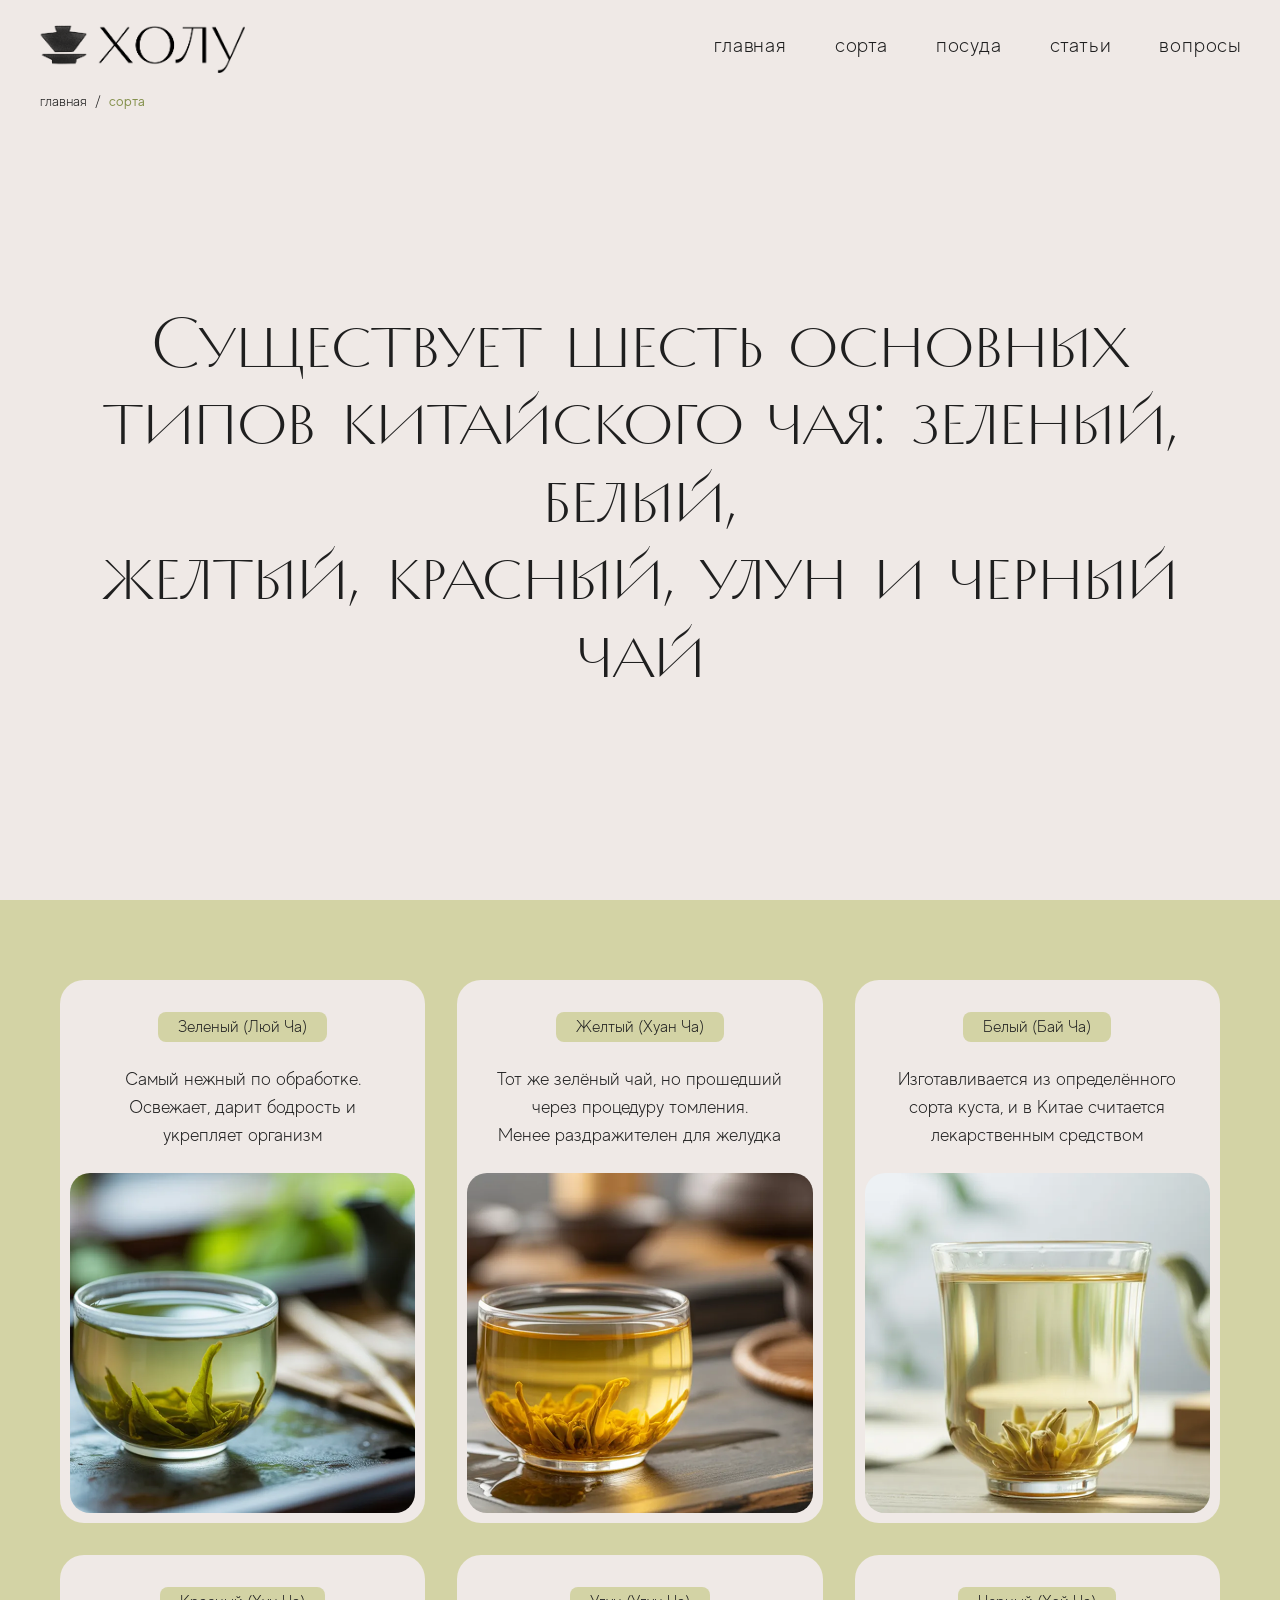
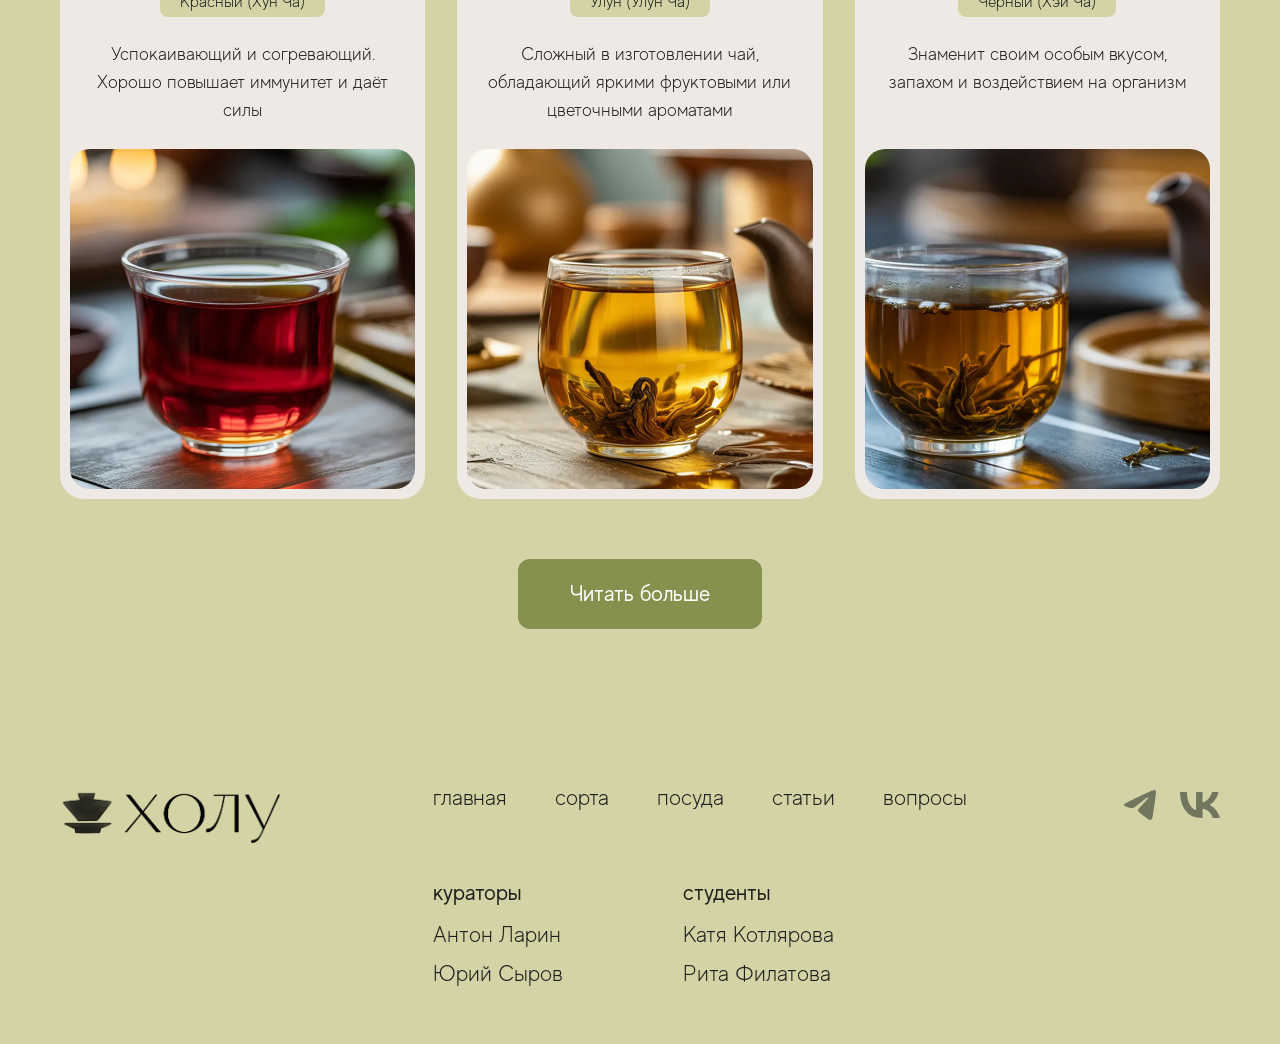
<file: sorts.html>
<!DOCTYPE html>
<html lang="ru">
<head>
  <meta charset="UTF-8" />
  <meta name="viewport" content="width=device-width, initial-scale=1.0" />
  <title>ХОЛУ — медиапроект о китайском чае</title>
  <link rel="preconnect" href="https://fonts.googleapis.com" />
  <link rel="preconnect" href="https://fonts.gstatic.com" crossorigin />
  <link href="https://fonts.googleapis.com/css2?family=Montserrat:wght@300;400;500&family=Playfair+Display:wght@400;500&display=swap" rel="stylesheet" />
  <link rel="stylesheet" href="style.css" />
  <link rel="icon" href="favicon.png" type="image/png">
</head>
<body>

<!-- ===== HERO / ЗАГЛАВНАЯ ===== -->
<section class="section-hero" id="сорта">
  <header class="site-header">
    <div class="header-inner">
      <div class="header-logo">
        <a href="index.html">
			<img src="images/footer-logo.png" alt="ХОЛУ логотип" class="header-logo-img" />
		</a>
      </div>
      
      <!-- Десктопная навигация -->
      <nav class="main-nav">
        <a href="index.html">главная</a>
        <a href="sorts.html">сорта</a>
        <a href="dishes.html">посуда</a>
        <a href="articles.html">статьи</a>
        <a href="faq.html">вопросы</a>
      </nav>
      
      <!-- Бургер-меню для мобильных -->
      <div class="mobile-menu-toggle" id="mobileMenuToggle">
        <span></span>
        <span></span>
        <span></span>
      </div>
    </div>
    
  <!-- Хлебные крошки -->
  <div class="breadcrumbs">
    <a href="index.html" class="breadcrumb-link">главная</a>
    <span class="breadcrumb-sep">/</span>
    <span class="breadcrumb-current">сорта</span>
  </div>
	
    <!-- Мобильная навигация (выпадающее меню) -->
    <div class="mobile-nav" id="mobileNav">
        <a href="index.html">главная</a>
        <a href="sorts.html">сорта</a>
        <a href="dishes.html">посуда</a>
        <a href="articles.html">статьи</a>
        <a href="faq.html">вопросы</a>
    </div>
  </header>
  
  <div class="sorts-content">
    <h2 class="sorts-heading">Существует шесть основных типов китайского чая: зеленый, белый,<br>желтый, красный, улун и черный чай</h2>
  </div>
</section>

<!-- ===== TEA VARIETIES / СОРТА ===== -->
<section class="section-varieties" id="сорта">
  <div class="varieties-inner">
    <div class="varieties-grid">
      <!-- Variety 1: Зеленый -->
      <div class="variety-card">
        <div class="variety-tags">
          <span class="variety-tag">Зеленый (Люй Ча)</span>
        </div>
        <p class="variety-desc">Самый нежный по обработке.<br>Освежает, дарит бодрость и укрепляет организм</p>
        <div class="variety-image">
          <img src="images/sorts/sorts-1.png" alt="Зеленый" />
        </div>
      </div>
      
      <!-- Variety 2: Желтый -->
      <div class="variety-card">
        <div class="variety-tags">
          <span class="variety-tag">Желтый (Хуан Ча)</span>
        </div>
        <p class="variety-desc">Тот же зелёный чай, но прошедший через процедуру томления.<br>Менее раздражителен для желудка</p>
        <div class="variety-image">
          <img src="images/sorts/sorts-2.png" alt="Желтый" />
        </div>
      </div>
      
      <!-- Variety 3: Белый -->
      <div class="variety-card">
        <div class="variety-tags">
          <span class="variety-tag">Белый (Бай Ча)</span>
        </div>
        <p class="variety-desc">Изготавливается из определённого сорта куста, и в Китае считается лекарственным средством</p>
        <div class="variety-image">
          <img src="images/sorts/sorts-3.png" alt="Белый" />
        </div>
      </div>
	 
      <!-- Variety 4: Красный -->
      <div class="variety-card">
        <div class="variety-tags">
          <span class="variety-tag">Красный (Хун Ча)</span>
        </div>
        <p class="variety-desc">Успокаивающий и согревающий.<br>Хорошо повышает иммунитет и даёт силы</p>
        <div class="variety-image">
          <img src="images/sorts/sorts-4.png" alt="Красный" />
        </div>
      </div>
      
      <!-- Variety 5: Улун -->
      <div class="variety-card">
        <div class="variety-tags">
          <span class="variety-tag">Улун (Улун Ча)</span>
        </div>
        <p class="variety-desc">Сложный в изготовлении чай, обладающий яркими фруктовыми или цветочными ароматами</p>
        <div class="variety-image">
          <img src="images/sorts/sorts-5.png" alt="Улун" />
        </div>
      </div>
      
      <!-- Variety 6: Черный -->
      <div class="variety-card">
        <div class="variety-tags">
          <span class="variety-tag">Черный (Хэй Ча)</span>
        </div>
        <p class="variety-desc">Знаменит своим особым вкусом, запахом и воздействием на организм</p>
        <div class="variety-image">
          <img src="images/sorts/sorts-6.png" alt="Черный" />
        </div>
      </div>
    </div>
  </div>
	<div class="qa-cta">
      <a href="#вопросы" class="btn-primary">Читать больше</a>
    </div>
</section>

  <!-- ===== FOOTER ===== -->
<footer class="site-footer">
  <div class="footer-inner">
    <div class="footer-logo">
      <img src="images/footer-logo.png" alt="ХОЛУ" />
    </div>
    
    <div class="footer-nav-wrapper">
      <div class="footer-nav-links">
        <a href="index.html">главная</a>
        <a href="sorts.html">сорта</a>
        <a href="dishes.html">посуда</a>
        <a href="articles.html">статьи</a>
        <a href="faq.html">вопросы</a>
      </div>
      
      <div class="footer-columns">
        <div class="footer-col">
          <p class="footer-col-heading">кураторы</p>
          <p>Антон Ларин</p>
          <p>Юрий Сыров</p>
        </div>
        <div class="footer-col">
          <p class="footer-col-heading">студенты</p>
          <p>Катя Котлярова</p>
          <p>Рита Филатова</p>
        </div>
      </div>
    </div>
    
    <div class="footer-social">
	  <a href="https://t.me/huolutea" target="_blank" class="social-link"><img src="images/telegram.svg" alt="Telegram" style="height: 30px;"/></a>
	  <a href="https://vk.com/HOLUTEA" target="_blank" class="social-link"><img src="images/vk.svg" alt="VK" /></a>
    </div>
  </div>
</footer>

<script>
  // Мобильное меню
  const menuToggle = document.getElementById('mobileMenuToggle');
  const mobileNav = document.getElementById('mobileNav');
  
  if (menuToggle && mobileNav) {
    menuToggle.addEventListener('click', function() {
      this.classList.toggle('active');
      mobileNav.classList.toggle('active');
      // Блокируем прокрутку страницы при открытом меню
      if (mobileNav.classList.contains('active')) {
        document.body.style.overflow = 'hidden';
      } else {
        document.body.style.overflow = '';
      }
    });
    
    // Закрываем меню при клике на ссылку
    const mobileLinks = mobileNav.querySelectorAll('a');
    mobileLinks.forEach(link => {
      link.addEventListener('click', function() {
        menuToggle.classList.remove('active');
        mobileNav.classList.remove('active');
        document.body.style.overflow = '';
      });
    });
  }
</script>

</body>
</html>
</file>
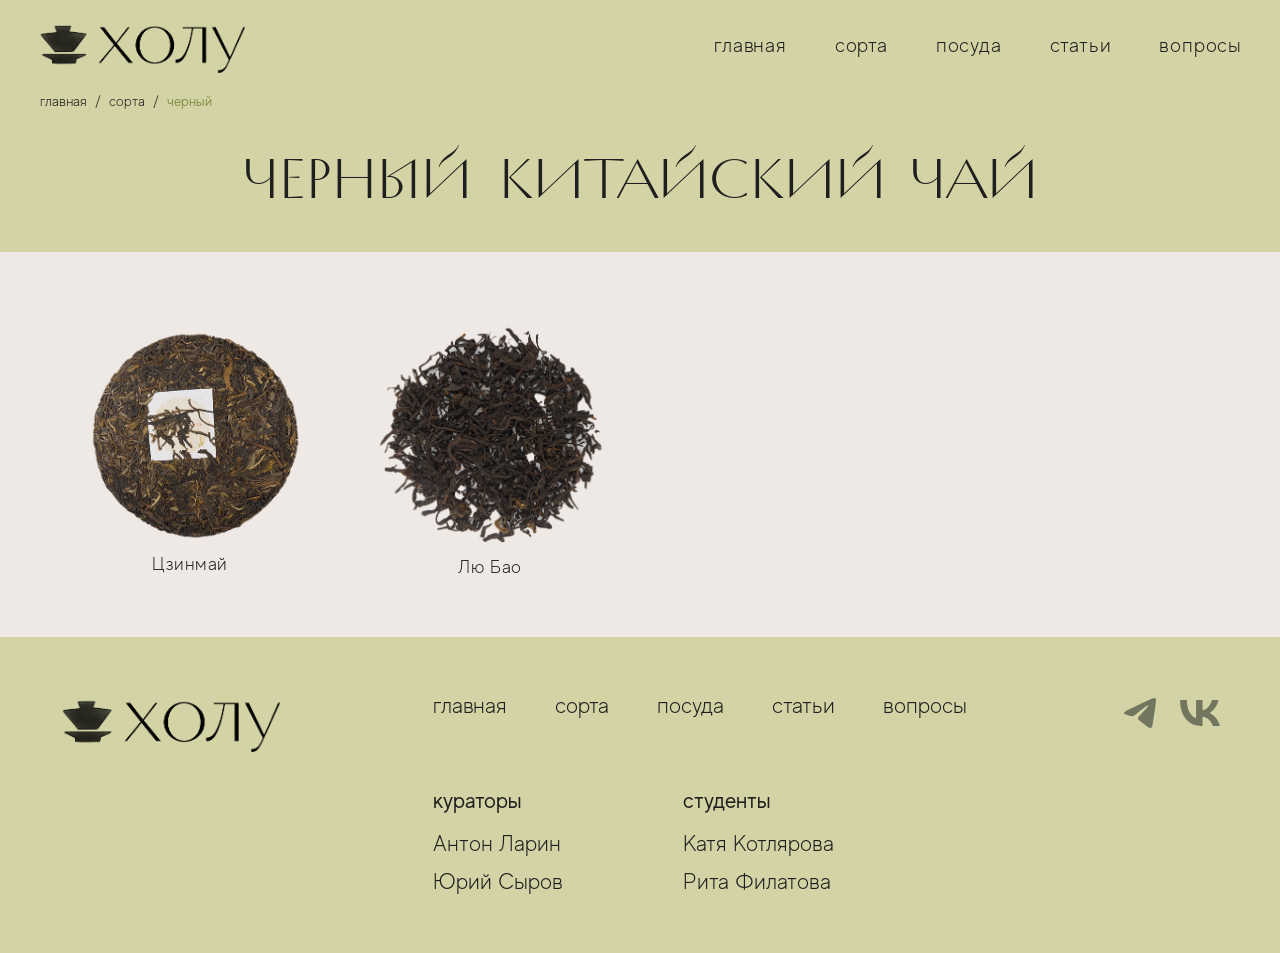
<file: tea-black.html>
<!DOCTYPE html>
<html lang="ru">
<head>
  <meta charset="UTF-8" />
  <meta name="viewport" content="width=device-width, initial-scale=1.0" />
  <title>ХОЛУ — медиапроект о китайском чае</title>
  <link rel="preconnect" href="https://fonts.googleapis.com" />
  <link rel="preconnect" href="https://fonts.gstatic.com" crossorigin />
  <link href="https://fonts.googleapis.com/css2?family=Montserrat:wght@300;400;500&family=Playfair+Display:wght@400;500&display=swap" rel="stylesheet" />
  <link rel="stylesheet" href="style.css" />
 <link rel="icon" href="favicon.png" type="image/png">
	<style>
.section-heading {
  position: relative;
  width: 100%;
  overflow: hidden;
  display: flex;
  flex-direction: column;
}

/* Hero content container */
.heading-content {
  position: relative;
  z-index: 5;
  flex: 1;
  display: flex;
  flex-direction: column;
  align-items: center;
  justify-content: center;
  padding: 0 0 40px 0;
}

.heading-heading {
  font-family: 'TT Ricordi Allegria', 'Georgia', serif;
  font-size: clamp(52px, 5.5vw, 72px);
  font-weight: 400;
  text-align: center;
  color: #1f1f1f;
  line-height: 1.1;
  margin: 0;
  max-width: 1600px;
  padding: 0 30px 0 30px;
}

	/* Info Sections */
.info-section {
    background-color: #EFE9E6;
    padding: 80px 0;
}

.info-section.alt-bg {
    background-color: #ffffff;
}

.info-container {
    max-width: 1200px;
    margin: 0 auto;
    padding: 0 60px;
    display: grid;
    grid-template-columns: 1fr 1fr;
    gap: 60px;
    align-items: center;
}

.info-container.reverse {
    direction: rtl;
}

.info-container.reverse > * {
    direction: ltr;
}

.info-content h2 {
    font-size: 48px;
    font-weight: 600;
    margin-bottom: 24px;
}

.info-content p {
    font-size: 19px;
    line-height: 1.6;
}

.info-image img {
    width: 100%;
    height: auto;
    max-height: 400px;
    object-fit: cover;
    border-radius: 8px;
}

/* Service List */
.service-content {
    grid-column: 1;
}

.service-list {
    list-style-position: outside;
    padding-left: 24px;
    margin-top: 24px;
}

.service-list li {
    font-size: 19px;
    line-height: 1.8;
    margin-bottom: 10px;
}

/* Tea Types Section */
.tea-types-section {
    background-color: #EFE9E6;
    padding: 60px 0;
}

.tea-types-container {
    max-width: 1600px;
    margin: 0 auto;
    padding: 0 60px;
    display: grid;
    grid-template-columns: repeat(4, 1fr);
    gap: 40px;
}

.tea-type-circle {
    width: 100%;
    border-radius: 50%;
}

.tea-type-circle img {
    width: 100%;
    height: 100%;
    object-fit: cover;
}

.tea-type-caption {
    font-family: 'MADE Evolve Sans', 'Montserrat', sans-serif;
    font-size: 18px;
    font-weight: 300;
    color: #1f1f1f;
    text-align: center;
    margin-top: 10px;
    letter-spacing: 0.03em;
}

/* Адаптивность для планшетов */
@media (max-width: 900px) {
    .tea-types-container {
        grid-template-columns: repeat(2, 1fr);
        gap: 40px 30px;
        padding: 0 40px;
    }
    
    .tea-type-caption {
        font-size: 16px;
    }
}

/* Адаптивность для мобильных */
@media (max-width: 600px) {
    .tea-types-container {
        grid-template-columns: repeat(2, 1fr);
        gap: 30px 20px;
        padding: 0 20px;
    }
    
    .tea-type-caption {
        font-size: 14px;
    }
    
    .tea-type-circle {
        border-width: 2px;
        margin-bottom: 12px;
    }
}

/* Адаптивность для очень маленьких экранов */
@media (max-width: 480px) {
    .tea-types-container {
        gap: 24px 16px;
    }
    
    .tea-type-caption {
        font-size: 12px;
    }
}
	</style>
</head>
<body style="background: #d3d3a5;">

<!-- ===== HERO / ЗАГЛАВНАЯ ===== -->
<section class="section-heading" id="green-tea">
  <header class="site-header">
    <div class="header-inner">
      <div class="header-logo">
        <a href="index.html">
			<img src="images/footer-logo.png" alt="ХОЛУ логотип" class="header-logo-img" />
		</a>
      </div>
      
      <!-- Десктопная навигация -->
      <nav class="main-nav">
        <a href="index.html">главная</a>
        <a href="sorts.html">сорта</a>
        <a href="dishes.html">посуда</a>
        <a href="articles.html">статьи</a>
        <a href="faq.html">вопросы</a>
      </nav>
      
      <!-- Бургер-меню для мобильных -->
      <div class="mobile-menu-toggle" id="mobileMenuToggle">
        <span></span>
        <span></span>
        <span></span>
      </div>
    </div>
    
  <!-- Хлебные крошки -->
  <div class="breadcrumbs">
    <a href="index.html" class="breadcrumb-link">главная</a>
    <span class="breadcrumb-sep">/</span>
    <a href="sorts.html" class="breadcrumb-link">сорта</a>
    <span class="breadcrumb-sep">/</span>
    <span class="breadcrumb-current">черный</span>
  </div>
	
    <!-- Мобильная навигация (выпадающее меню) -->
    <div class="mobile-nav" id="mobileNav">
        <a href="index.html">главная</a>
        <a href="sorts.html">сорта</a>
        <a href="dishes.html">посуда</a>
        <a href="articles.html">статьи</a>
        <a href="faq.html">вопросы</a>
    </div>
  </header>
  
  <div class="heading-content">
    <h2 class="heading-heading">черный китайский чай</h2>
  </div>
</section>

    <!-- Круглые фотки -->
    <section class="tea-types-section">
        <div class="tea-types-container">
            
            <div class="tea-type-item">
                <div class="tea-type-circle">
                    <img src="images/tea/black-1.png" alt="Улун">
                </div>
                <p class="tea-type-caption">Цзинмай</p>
            </div>
            <div class="tea-type-item">
                <div class="tea-type-circle">
                    <img src="images/tea/black-2.png" alt="Белый чай">
                </div>
                <p class="tea-type-caption">Лю Бао</p>
            </div>
        </div>
    </section>

  <!-- ===== FOOTER ===== -->
<footer class="site-footer">
  <div class="footer-inner">
    <div class="footer-logo">
      <img src="images/footer-logo.png" alt="ХОЛУ" />
    </div>
    
    <div class="footer-nav-wrapper">
      <div class="footer-nav-links">
        <a href="index.html">главная</a>
        <a href="sorts.html">сорта</a>
        <a href="dishes.html">посуда</a>
        <a href="articles.html">статьи</a>
        <a href="faq.html">вопросы</a>
      </div>
      
      <div class="footer-columns">
        <div class="footer-col">
          <p class="footer-col-heading">кураторы</p>
          <p>Антон Ларин</p>
          <p>Юрий Сыров</p>
        </div>
        <div class="footer-col">
          <p class="footer-col-heading">студенты</p>
          <p>Катя Котлярова</p>
          <p>Рита Филатова</p>
        </div>
      </div>
    </div>
    
    <div class="footer-social">
	  <a href="https://t.me/huolutea" target="_blank" class="social-link"><img src="images/telegram.svg" alt="Telegram" style="height: 30px;"/></a>
	  <a href="https://vk.com/HOLUTEA" target="_blank" class="social-link"><img src="images/vk.svg" alt="VK" /></a>
    </div>
  </div>
</footer>

<script>
  // Мобильное меню
  const menuToggle = document.getElementById('mobileMenuToggle');
  const mobileNav = document.getElementById('mobileNav');
  
  if (menuToggle && mobileNav) {
    menuToggle.addEventListener('click', function() {
      this.classList.toggle('active');
      mobileNav.classList.toggle('active');
      // Блокируем прокрутку страницы при открытом меню
      if (mobileNav.classList.contains('active')) {
        document.body.style.overflow = 'hidden';
      } else {
        document.body.style.overflow = '';
      }
    });
    
    // Закрываем меню при клике на ссылку
    const mobileLinks = mobileNav.querySelectorAll('a');
    mobileLinks.forEach(link => {
      link.addEventListener('click', function() {
        menuToggle.classList.remove('active');
        mobileNav.classList.remove('active');
        document.body.style.overflow = '';
      });
    });
  }
</script>

</body>
</html>
</file>
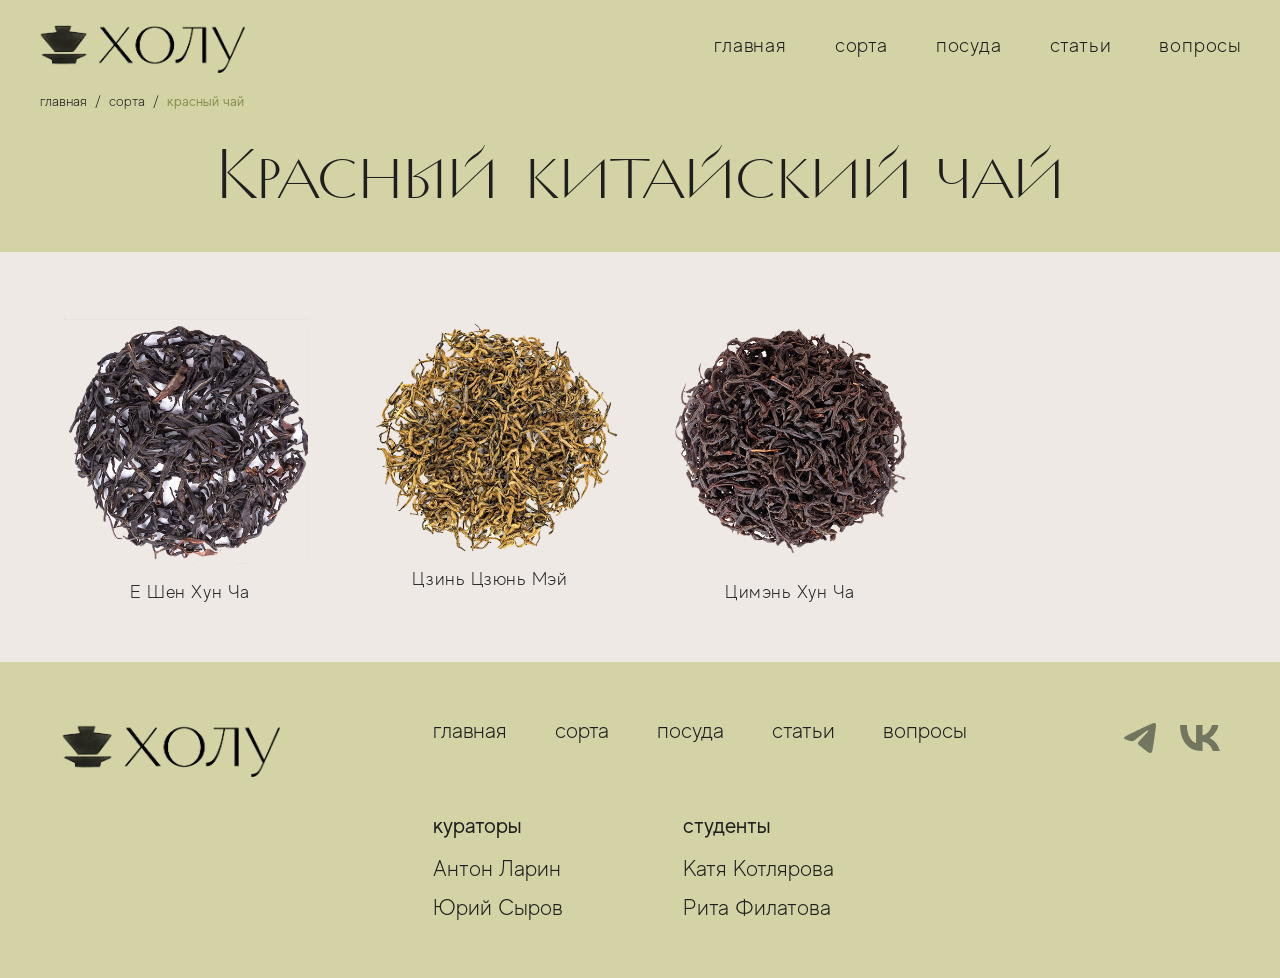
<file: tea-red.html>
<!DOCTYPE html>
<html lang="ru">
<head>
  <meta charset="UTF-8" />
  <meta name="viewport" content="width=device-width, initial-scale=1.0" />
  <title>ХОЛУ — медиапроект о китайском чае</title>
  <link rel="preconnect" href="https://fonts.googleapis.com" />
  <link rel="preconnect" href="https://fonts.gstatic.com" crossorigin />
  <link href="https://fonts.googleapis.com/css2?family=Montserrat:wght@300;400;500&family=Playfair+Display:wght@400;500&display=swap" rel="stylesheet" />
  <link rel="stylesheet" href="style.css" />
  <link rel="icon" href="favicon.png" type="image/png">
	<style>
.section-heading {
  position: relative;
  width: 100%;
  overflow: hidden;
  display: flex;
  flex-direction: column;
}

/* Hero content container */
.heading-content {
  position: relative;
  z-index: 5;
  flex: 1;
  display: flex;
  flex-direction: column;
  align-items: center;
  justify-content: center;
  padding: 0 0 40px 0;
}

.heading-heading {
  font-family: 'TT Ricordi Allegria', 'Georgia', serif;
  font-size: clamp(52px, 5.5vw, 72px);
  font-weight: 400;
  text-align: center;
  color: #1f1f1f;
  line-height: 1.1;
  margin: 0;
  max-width: 1600px;
  padding: 0 30px 0 30px;
}

	/* Info Sections */
.info-section {
    background-color: #EFE9E6;
    padding: 80px 0;
}

.info-section.alt-bg {
    background-color: #ffffff;
}

.info-container {
    max-width: 1200px;
    margin: 0 auto;
    padding: 0 60px;
    display: grid;
    grid-template-columns: 1fr 1fr;
    gap: 60px;
    align-items: center;
}

.info-container.reverse {
    direction: rtl;
}

.info-container.reverse > * {
    direction: ltr;
}

.info-content h2 {
    font-size: 48px;
    font-weight: 600;
    margin-bottom: 24px;
}

.info-content p {
    font-size: 19px;
    line-height: 1.6;
}

.info-image img {
    width: 100%;
    height: auto;
    max-height: 400px;
    object-fit: cover;
    border-radius: 8px;
}

/* Service List */
.service-content {
    grid-column: 1;
}

.service-list {
    list-style-position: outside;
    padding-left: 24px;
    margin-top: 24px;
}

.service-list li {
    font-size: 19px;
    line-height: 1.8;
    margin-bottom: 10px;
}

/* Tea Types Section */
.tea-types-section {
    background-color: #EFE9E6;
    padding: 60px 0;
}

.tea-types-container {
    max-width: 1600px;
    margin: 0 auto;
    padding: 0 60px;
    display: grid;
    grid-template-columns: repeat(4, 1fr);
    gap: 40px;
}

.tea-type-circle {
    width: 100%;
    border-radius: 50%;
}

.tea-type-circle img {
    width: 100%;
    height: 100%;
    object-fit: cover;
}

.tea-type-caption {
    font-family: 'MADE Evolve Sans', 'Montserrat', sans-serif;
    font-size: 18px;
    font-weight: 300;
    color: #1f1f1f;
    text-align: center;
    margin-top: 10px;
    letter-spacing: 0.03em;
}

/* Адаптивность для планшетов */
@media (max-width: 900px) {
    .tea-types-container {
        grid-template-columns: repeat(2, 1fr);
        gap: 40px 30px;
        padding: 0 40px;
    }
    
    .tea-type-caption {
        font-size: 16px;
    }
}

/* Адаптивность для мобильных */
@media (max-width: 600px) {
    .tea-types-container {
        grid-template-columns: repeat(2, 1fr);
        gap: 30px 20px;
        padding: 0 20px;
    }
    
    .tea-type-caption {
        font-size: 14px;
    }
    
    .tea-type-circle {
        border-width: 2px;
        margin-bottom: 12px;
    }
}

/* Адаптивность для очень маленьких экранов */
@media (max-width: 480px) {
    .tea-types-container {
        gap: 24px 16px;
    }
    
    .tea-type-caption {
        font-size: 12px;
    }
}
	</style>
</head>
<body style="background: #d3d3a5;">

<!-- ===== HERO / ЗАГЛАВНАЯ ===== -->
<section class="section-heading" id="green-tea">
  <header class="site-header">
    <div class="header-inner">
      <div class="header-logo">
        <a href="index.html">
			<img src="images/footer-logo.png" alt="ХОЛУ логотип" class="header-logo-img" />
		</a>
      </div>
      
      <!-- Десктопная навигация -->
      <nav class="main-nav">
        <a href="index.html">главная</a>
        <a href="sorts.html">сорта</a>
        <a href="dishes.html">посуда</a>
        <a href="articles.html">статьи</a>
        <a href="faq.html">вопросы</a>
      </nav>
      
      <!-- Бургер-меню для мобильных -->
      <div class="mobile-menu-toggle" id="mobileMenuToggle">
        <span></span>
        <span></span>
        <span></span>
      </div>
    </div>
    
  <!-- Хлебные крошки -->
  <div class="breadcrumbs">
    <a href="index.html" class="breadcrumb-link">главная</a>
    <span class="breadcrumb-sep">/</span>
    <a href="sorts.html" class="breadcrumb-link">сорта</a>
    <span class="breadcrumb-sep">/</span>
    <span class="breadcrumb-current">красный чай</span>
  </div>
	
    <!-- Мобильная навигация (выпадающее меню) -->
    <div class="mobile-nav" id="mobileNav">
        <a href="index.html">главная</a>
        <a href="sorts.html">сорта</a>
        <a href="dishes.html">посуда</a>
        <a href="articles.html">статьи</a>
        <a href="faq.html">вопросы</a>
    </div>
  </header>
  
  <div class="heading-content">
    <h2 class="heading-heading">Красный китайский чай</h2>
  </div>
</section>

    <!-- Круглые фотки -->
    <section class="tea-types-section">
        <div class="tea-types-container">
            <div class="tea-type-item">
                <div class="tea-type-circle">
                    <img src="images/tea/red-1.png" alt="Зеленый чай">
                </div>
                <p class="tea-type-caption">Е Шен Хун Ча</p>
            </div>
            <div class="tea-type-item">
                <div class="tea-type-circle">
                    <img src="images/tea/red-2.png" alt="Улун">
                </div>
                <p class="tea-type-caption">Цзинь Цзюнь Мэй</p>
            </div>
            <div class="tea-type-item">
                <div class="tea-type-circle">
                    <img src="images/tea/red-3.png" alt="Белый чай">
                </div>
                <p class="tea-type-caption">Цимэнь Хун Ча</p>
            </div>
        </div>
    </section>

  <!-- ===== FOOTER ===== -->
<footer class="site-footer">
  <div class="footer-inner">
    <div class="footer-logo">
      <img src="images/footer-logo.png" alt="ХОЛУ" />
    </div>
    
    <div class="footer-nav-wrapper">
      <div class="footer-nav-links">
        <a href="index.html">главная</a>
        <a href="sorts.html">сорта</a>
        <a href="dishes.html">посуда</a>
        <a href="articles.html">статьи</a>
        <a href="faq.html">вопросы</a>
      </div>
      
      <div class="footer-columns">
        <div class="footer-col">
          <p class="footer-col-heading">кураторы</p>
          <p>Антон Ларин</p>
          <p>Юрий Сыров</p>
        </div>
        <div class="footer-col">
          <p class="footer-col-heading">студенты</p>
          <p>Катя Котлярова</p>
          <p>Рита Филатова</p>
        </div>
      </div>
    </div>
    
    <div class="footer-social">
	  <a href="https://t.me/huolutea" target="_blank" class="social-link"><img src="images/telegram.svg" alt="Telegram" style="height: 30px;"/></a>
	  <a href="https://vk.com/HOLUTEA" target="_blank" class="social-link"><img src="images/vk.svg" alt="VK" /></a>
    </div>
  </div>
</footer>

<script>
  // Мобильное меню
  const menuToggle = document.getElementById('mobileMenuToggle');
  const mobileNav = document.getElementById('mobileNav');
  
  if (menuToggle && mobileNav) {
    menuToggle.addEventListener('click', function() {
      this.classList.toggle('active');
      mobileNav.classList.toggle('active');
      // Блокируем прокрутку страницы при открытом меню
      if (mobileNav.classList.contains('active')) {
        document.body.style.overflow = 'hidden';
      } else {
        document.body.style.overflow = '';
      }
    });
    
    // Закрываем меню при клике на ссылку
    const mobileLinks = mobileNav.querySelectorAll('a');
    mobileLinks.forEach(link => {
      link.addEventListener('click', function() {
        menuToggle.classList.remove('active');
        mobileNav.classList.remove('active');
        document.body.style.overflow = '';
      });
    });
  }
</script>

</body>
</html>
</file>
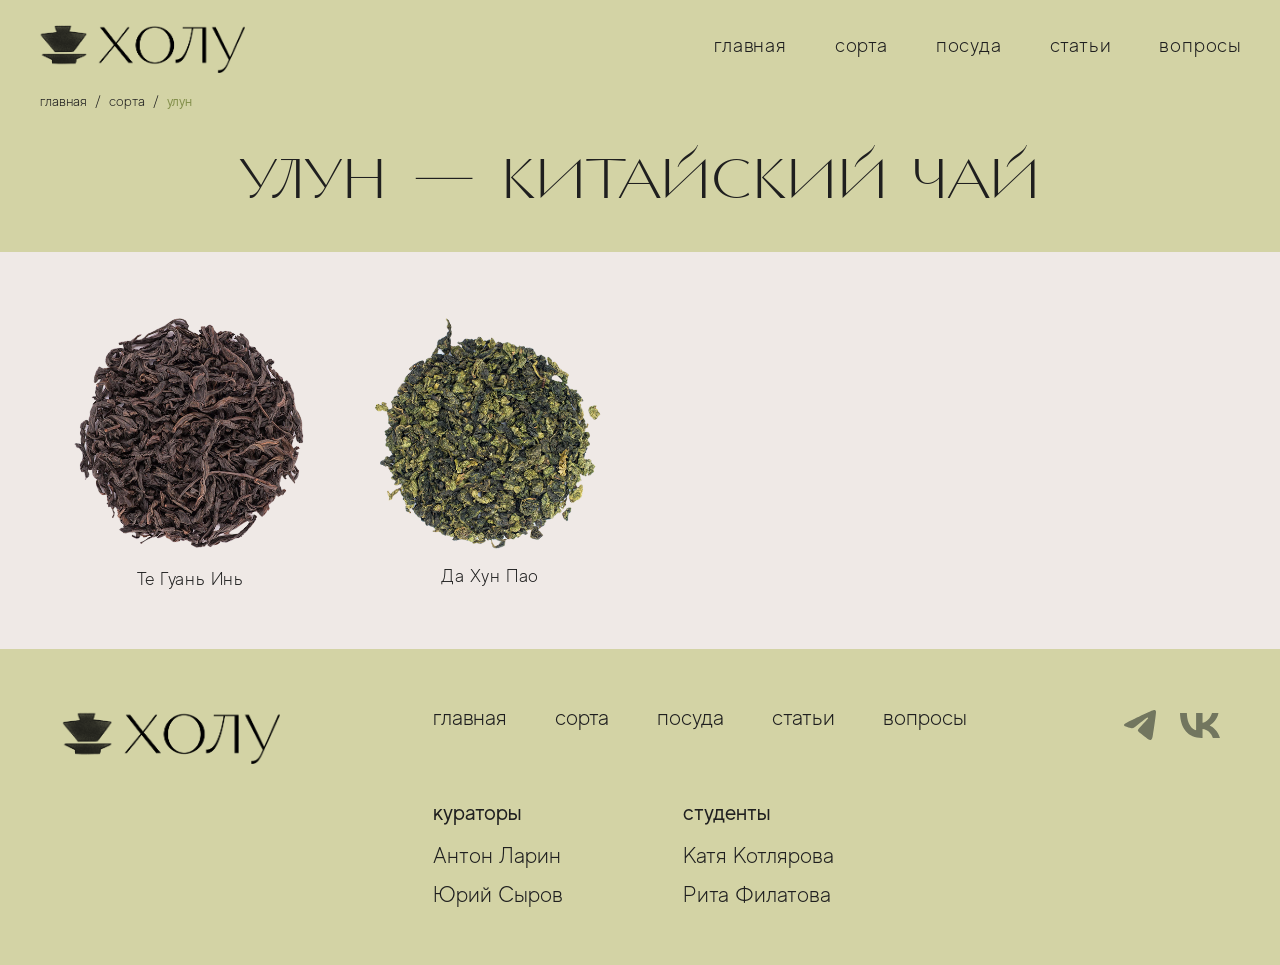
<file: tea-ulun.html>
<!DOCTYPE html>
<html lang="ru">
<head>
  <meta charset="UTF-8" />
  <meta name="viewport" content="width=device-width, initial-scale=1.0" />
  <title>ХОЛУ — медиапроект о китайском чае</title>
  <link rel="preconnect" href="https://fonts.googleapis.com" />
  <link rel="preconnect" href="https://fonts.gstatic.com" crossorigin />
  <link href="https://fonts.googleapis.com/css2?family=Montserrat:wght@300;400;500&family=Playfair+Display:wght@400;500&display=swap" rel="stylesheet" />
  <link rel="stylesheet" href="style.css" />
  <link rel="icon" href="favicon.png" type="image/png">
	<style>
.section-heading {
  position: relative;
  width: 100%;
  overflow: hidden;
  display: flex;
  flex-direction: column;
}

/* Hero content container */
.heading-content {
  position: relative;
  z-index: 5;
  flex: 1;
  display: flex;
  flex-direction: column;
  align-items: center;
  justify-content: center;
  padding: 0 0 40px 0;
}

.heading-heading {
  font-family: 'TT Ricordi Allegria', 'Georgia', serif;
  font-size: clamp(52px, 5.5vw, 72px);
  font-weight: 400;
  text-align: center;
  color: #1f1f1f;
  line-height: 1.1;
  margin: 0;
  max-width: 1600px;
  padding: 0 30px 0 30px;
}

	/* Info Sections */
.info-section {
    background-color: #EFE9E6;
    padding: 80px 0;
}

.info-section.alt-bg {
    background-color: #ffffff;
}

.info-container {
    max-width: 1200px;
    margin: 0 auto;
    padding: 0 60px;
    display: grid;
    grid-template-columns: 1fr 1fr;
    gap: 60px;
    align-items: center;
}

.info-container.reverse {
    direction: rtl;
}

.info-container.reverse > * {
    direction: ltr;
}

.info-content h2 {
    font-size: 48px;
    font-weight: 600;
    margin-bottom: 24px;
}

.info-content p {
    font-size: 19px;
    line-height: 1.6;
}

.info-image img {
    width: 100%;
    height: auto;
    max-height: 400px;
    object-fit: cover;
    border-radius: 8px;
}

/* Service List */
.service-content {
    grid-column: 1;
}

.service-list {
    list-style-position: outside;
    padding-left: 24px;
    margin-top: 24px;
}

.service-list li {
    font-size: 19px;
    line-height: 1.8;
    margin-bottom: 10px;
}

/* Tea Types Section */
.tea-types-section {
    background-color: #EFE9E6;
    padding: 60px 0;
}

.tea-types-container {
    max-width: 1600px;
    margin: 0 auto;
    padding: 0 60px;
    display: grid;
    grid-template-columns: repeat(4, 1fr);
    gap: 40px;
}

.tea-type-circle {
    width: 100%;
    border-radius: 50%;
}

.tea-type-circle img {
    width: 100%;
    height: 100%;
    object-fit: cover;
}

.tea-type-caption {
    font-family: 'MADE Evolve Sans', 'Montserrat', sans-serif;
    font-size: 18px;
    font-weight: 300;
    color: #1f1f1f;
    text-align: center;
    margin-top: 10px;
    letter-spacing: 0.03em;
}

/* Адаптивность для планшетов */
@media (max-width: 900px) {
    .tea-types-container {
        grid-template-columns: repeat(2, 1fr);
        gap: 40px 30px;
        padding: 0 40px;
    }
    
    .tea-type-caption {
        font-size: 16px;
    }
}

/* Адаптивность для мобильных */
@media (max-width: 600px) {
    .tea-types-container {
        grid-template-columns: repeat(2, 1fr);
        gap: 30px 20px;
        padding: 0 20px;
    }
    
    .tea-type-caption {
        font-size: 14px;
    }
    
    .tea-type-circle {
        border-width: 2px;
        margin-bottom: 12px;
    }
}

/* Адаптивность для очень маленьких экранов */
@media (max-width: 480px) {
    .tea-types-container {
        gap: 24px 16px;
    }
    
    .tea-type-caption {
        font-size: 12px;
    }
}
	</style>
</head>
<body style="background: #d3d3a5;">

<!-- ===== HERO / ЗАГЛАВНАЯ ===== -->
<section class="section-heading" id="green-tea">
  <header class="site-header">
    <div class="header-inner">
      <div class="header-logo">
        <a href="index.html">
			<img src="images/footer-logo.png" alt="ХОЛУ логотип" class="header-logo-img" />
		</a>
      </div>
      
      <!-- Десктопная навигация -->
      <nav class="main-nav">
        <a href="index.html">главная</a>
        <a href="sorts.html">сорта</a>
        <a href="dishes.html">посуда</a>
        <a href="articles.html">статьи</a>
        <a href="faq.html">вопросы</a>
      </nav>
      
      <!-- Бургер-меню для мобильных -->
      <div class="mobile-menu-toggle" id="mobileMenuToggle">
        <span></span>
        <span></span>
        <span></span>
      </div>
    </div>
    
  <!-- Хлебные крошки -->
  <div class="breadcrumbs">
    <a href="index.html" class="breadcrumb-link">главная</a>
    <span class="breadcrumb-sep">/</span>
    <a href="sorts.html" class="breadcrumb-link">сорта</a>
    <span class="breadcrumb-sep">/</span>
    <span class="breadcrumb-current">улун</span>
  </div>
	
    <!-- Мобильная навигация (выпадающее меню) -->
    <div class="mobile-nav" id="mobileNav">
        <a href="index.html">главная</a>
        <a href="sorts.html">сорта</a>
        <a href="dishes.html">посуда</a>
        <a href="articles.html">статьи</a>
        <a href="faq.html">вопросы</a>
    </div>
  </header>
  
  <div class="heading-content">
    <h2 class="heading-heading">улун — китайский чай</h2>
  </div>
</section>

    <!-- Круглые фотки -->
    <section class="tea-types-section">
        <div class="tea-types-container">
            
            <div class="tea-type-item">
                <div class="tea-type-circle">
                    <img src="images/tea/ulun-1.png" alt="Улун">
                </div>
                <p class="tea-type-caption">Те Гуань Инь</p>
            </div>
            <div class="tea-type-item">
                <div class="tea-type-circle">
                    <img src="images/tea/ulun-2.png" alt="Белый чай">
                </div>
                <p class="tea-type-caption">Да Хун Пао</p>
            </div>
        </div>
    </section>

  <!-- ===== FOOTER ===== -->
<footer class="site-footer">
  <div class="footer-inner">
    <div class="footer-logo">
      <img src="images/footer-logo.png" alt="ХОЛУ" />
    </div>
    
    <div class="footer-nav-wrapper">
      <div class="footer-nav-links">
        <a href="index.html">главная</a>
        <a href="sorts.html">сорта</a>
        <a href="dishes.html">посуда</a>
        <a href="articles.html">статьи</a>
        <a href="faq.html">вопросы</a>
      </div>
      
      <div class="footer-columns">
        <div class="footer-col">
          <p class="footer-col-heading">кураторы</p>
          <p>Антон Ларин</p>
          <p>Юрий Сыров</p>
        </div>
        <div class="footer-col">
          <p class="footer-col-heading">студенты</p>
          <p>Катя Котлярова</p>
          <p>Рита Филатова</p>
        </div>
      </div>
    </div>
    
    <div class="footer-social">
	  <a href="https://t.me/huolutea" target="_blank" class="social-link"><img src="images/telegram.svg" alt="Telegram" style="height: 30px;"/></a>
	  <a href="https://vk.com/HOLUTEA" target="_blank" class="social-link"><img src="images/vk.svg" alt="VK" /></a>
    </div>
  </div>
</footer>

<script>
  // Мобильное меню
  const menuToggle = document.getElementById('mobileMenuToggle');
  const mobileNav = document.getElementById('mobileNav');
  
  if (menuToggle && mobileNav) {
    menuToggle.addEventListener('click', function() {
      this.classList.toggle('active');
      mobileNav.classList.toggle('active');
      // Блокируем прокрутку страницы при открытом меню
      if (mobileNav.classList.contains('active')) {
        document.body.style.overflow = 'hidden';
      } else {
        document.body.style.overflow = '';
      }
    });
    
    // Закрываем меню при клике на ссылку
    const mobileLinks = mobileNav.querySelectorAll('a');
    mobileLinks.forEach(link => {
      link.addEventListener('click', function() {
        menuToggle.classList.remove('active');
        mobileNav.classList.remove('active');
        document.body.style.overflow = '';
      });
    });
  }
</script>

</body>
</html>
</file>
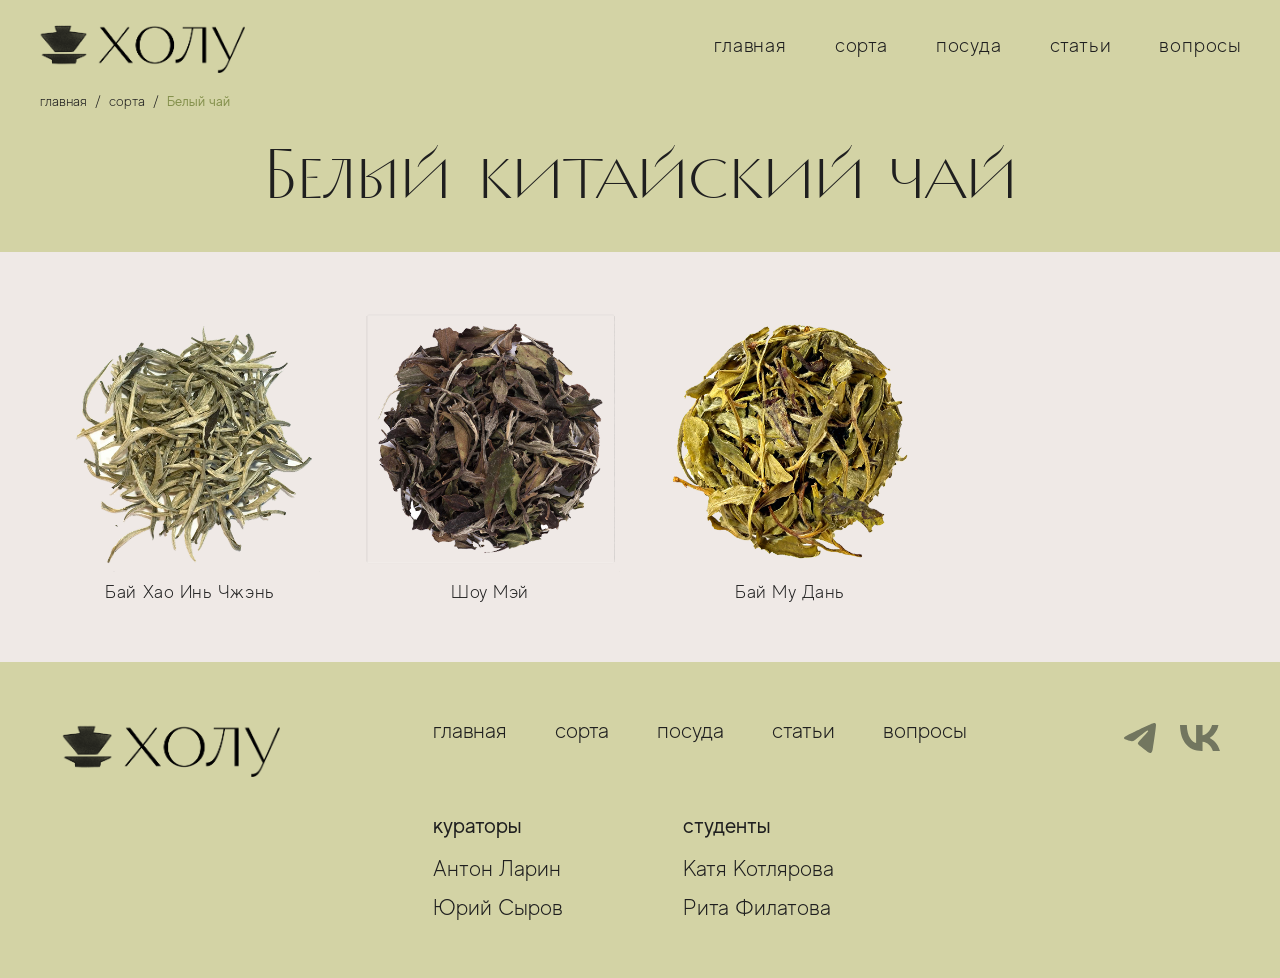
<file: tea-white.html>
<!DOCTYPE html>
<html lang="ru">
<head>
  <meta charset="UTF-8" />
  <meta name="viewport" content="width=device-width, initial-scale=1.0" />
  <title>ХОЛУ — медиапроект о китайском чае</title>
  <link rel="preconnect" href="https://fonts.googleapis.com" />
  <link rel="preconnect" href="https://fonts.gstatic.com" crossorigin />
  <link href="https://fonts.googleapis.com/css2?family=Montserrat:wght@300;400;500&family=Playfair+Display:wght@400;500&display=swap" rel="stylesheet" />
  <link rel="stylesheet" href="style.css" />
  <link rel="icon" href="favicon.png" type="image/png">
	<style>
.section-heading {
  position: relative;
  width: 100%;
  overflow: hidden;
  display: flex;
  flex-direction: column;
}

/* Hero content container */
.heading-content {
  position: relative;
  z-index: 5;
  flex: 1;
  display: flex;
  flex-direction: column;
  align-items: center;
  justify-content: center;
  padding: 0 0 40px 0;
}

.heading-heading {
  font-family: 'TT Ricordi Allegria', 'Georgia', serif;
  font-size: clamp(52px, 5.5vw, 72px);
  font-weight: 400;
  text-align: center;
  color: #1f1f1f;
  line-height: 1.1;
  margin: 0;
  max-width: 1600px;
  padding: 0 30px 0 30px;
}

	/* Info Sections */
.info-section {
    background-color: #EFE9E6;
    padding: 80px 0;
}

.info-section.alt-bg {
    background-color: #ffffff;
}

.info-container {
    max-width: 1200px;
    margin: 0 auto;
    padding: 0 60px;
    display: grid;
    grid-template-columns: 1fr 1fr;
    gap: 60px;
    align-items: center;
}

.info-container.reverse {
    direction: rtl;
}

.info-container.reverse > * {
    direction: ltr;
}

.info-content h2 {
    font-size: 48px;
    font-weight: 600;
    margin-bottom: 24px;
}

.info-content p {
    font-size: 19px;
    line-height: 1.6;
}

.info-image img {
    width: 100%;
    height: auto;
    max-height: 400px;
    object-fit: cover;
    border-radius: 8px;
}

/* Service List */
.service-content {
    grid-column: 1;
}

.service-list {
    list-style-position: outside;
    padding-left: 24px;
    margin-top: 24px;
}

.service-list li {
    font-size: 19px;
    line-height: 1.8;
    margin-bottom: 10px;
}

/* Tea Types Section */
.tea-types-section {
    background-color: #EFE9E6;
    padding: 60px 0;
}

.tea-types-container {
    max-width: 1600px;
    margin: 0 auto;
    padding: 0 60px;
    display: grid;
    grid-template-columns: repeat(4, 1fr);
    gap: 40px;
}

.tea-type-circle {
    width: 100%;
    border-radius: 50%;
}

.tea-type-circle img {
    width: 100%;
    height: 100%;
    object-fit: cover;
}

.tea-type-caption {
    font-family: 'MADE Evolve Sans', 'Montserrat', sans-serif;
    font-size: 18px;
    font-weight: 300;
    color: #1f1f1f;
    text-align: center;
    margin-top: 10px;
    letter-spacing: 0.03em;
}

/* Адаптивность для планшетов */
@media (max-width: 900px) {
    .tea-types-container {
        grid-template-columns: repeat(2, 1fr);
        gap: 40px 30px;
        padding: 0 40px;
    }
    
    .tea-type-caption {
        font-size: 16px;
    }
}

/* Адаптивность для мобильных */
@media (max-width: 600px) {
    .tea-types-container {
        grid-template-columns: repeat(2, 1fr);
        gap: 30px 20px;
        padding: 0 20px;
    }
    
    .tea-type-caption {
        font-size: 14px;
    }
    
    .tea-type-circle {
        border-width: 2px;
        margin-bottom: 12px;
    }
}

/* Адаптивность для очень маленьких экранов */
@media (max-width: 480px) {
    .tea-types-container {
        gap: 24px 16px;
    }
    
    .tea-type-caption {
        font-size: 12px;
    }
}
	</style>
</head>
<body style="background: #d3d3a5;">

<!-- ===== HERO / ЗАГЛАВНАЯ ===== -->
<section class="section-heading" id="green-tea">
  <header class="site-header">
    <div class="header-inner">
      <div class="header-logo">
        <a href="index.html">
			<img src="images/footer-logo.png" alt="ХОЛУ логотип" class="header-logo-img" />
		</a>
      </div>
      
      <!-- Десктопная навигация -->
      <nav class="main-nav">
        <a href="index.html">главная</a>
        <a href="sorts.html">сорта</a>
        <a href="dishes.html">посуда</a>
        <a href="articles.html">статьи</a>
        <a href="faq.html">вопросы</a>
      </nav>
      
      <!-- Бургер-меню для мобильных -->
      <div class="mobile-menu-toggle" id="mobileMenuToggle">
        <span></span>
        <span></span>
        <span></span>
      </div>
    </div>
    
  <!-- Хлебные крошки -->
  <div class="breadcrumbs">
    <a href="index.html" class="breadcrumb-link">главная</a>
    <span class="breadcrumb-sep">/</span>
    <a href="sorts.html" class="breadcrumb-link">сорта</a>
    <span class="breadcrumb-sep">/</span>
    <span class="breadcrumb-current">Белый чай</span>
  </div>
	
    <!-- Мобильная навигация (выпадающее меню) -->
    <div class="mobile-nav" id="mobileNav">
        <a href="index.html">главная</a>
        <a href="sorts.html">сорта</a>
        <a href="dishes.html">посуда</a>
        <a href="articles.html">статьи</a>
        <a href="faq.html">вопросы</a>
    </div>
  </header>
  
  <div class="heading-content">
    <h2 class="heading-heading">Белый китайский чай</h2>
  </div>
</section>

    <!-- Круглые фотки -->
    <section class="tea-types-section">
        <div class="tea-types-container">
            <div class="tea-type-item">
                <div class="tea-type-circle">
                    <img src="images/tea/w-1.png" alt="Зеленый чай">
                </div>
                <p class="tea-type-caption">Бай Хао Инь Чжэнь</p>
            </div>
            <div class="tea-type-item">
                <div class="tea-type-circle">
                    <img src="images/tea/w-2.png" alt="Улун">
                </div>
                <p class="tea-type-caption">Шоу Мэй</p>
            </div>
            <div class="tea-type-item">
                <div class="tea-type-circle">
                    <img src="images/tea/w-3.png" alt="Белый чай">
                </div>
                <p class="tea-type-caption">Бай Му Дань</p>
            </div>
        </div>
    </section>

  <!-- ===== FOOTER ===== -->
<footer class="site-footer">
  <div class="footer-inner">
    <div class="footer-logo">
      <img src="images/footer-logo.png" alt="ХОЛУ" />
    </div>
    
    <div class="footer-nav-wrapper">
      <div class="footer-nav-links">
        <a href="index.html">главная</a>
        <a href="sorts.html">сорта</a>
        <a href="dishes.html">посуда</a>
        <a href="articles.html">статьи</a>
        <a href="faq.html">вопросы</a>
      </div>
      
      <div class="footer-columns">
        <div class="footer-col">
          <p class="footer-col-heading">кураторы</p>
          <p>Антон Ларин</p>
          <p>Юрий Сыров</p>
        </div>
        <div class="footer-col">
          <p class="footer-col-heading">студенты</p>
          <p>Катя Котлярова</p>
          <p>Рита Филатова</p>
        </div>
      </div>
    </div>
    
    <div class="footer-social">
	  <a href="https://t.me/huolutea" target="_blank" class="social-link"><img src="images/telegram.svg" alt="Telegram" style="height: 30px;"/></a>
	  <a href="https://vk.com/HOLUTEA" target="_blank" class="social-link"><img src="images/vk.svg" alt="VK" /></a>
    </div>
  </div>
</footer>

<script>
  // Мобильное меню
  const menuToggle = document.getElementById('mobileMenuToggle');
  const mobileNav = document.getElementById('mobileNav');
  
  if (menuToggle && mobileNav) {
    menuToggle.addEventListener('click', function() {
      this.classList.toggle('active');
      mobileNav.classList.toggle('active');
      // Блокируем прокрутку страницы при открытом меню
      if (mobileNav.classList.contains('active')) {
        document.body.style.overflow = 'hidden';
      } else {
        document.body.style.overflow = '';
      }
    });
    
    // Закрываем меню при клике на ссылку
    const mobileLinks = mobileNav.querySelectorAll('a');
    mobileLinks.forEach(link => {
      link.addEventListener('click', function() {
        menuToggle.classList.remove('active');
        mobileNav.classList.remove('active');
        document.body.style.overflow = '';
      });
    });
  }
</script>

</body>
</html>
</file>
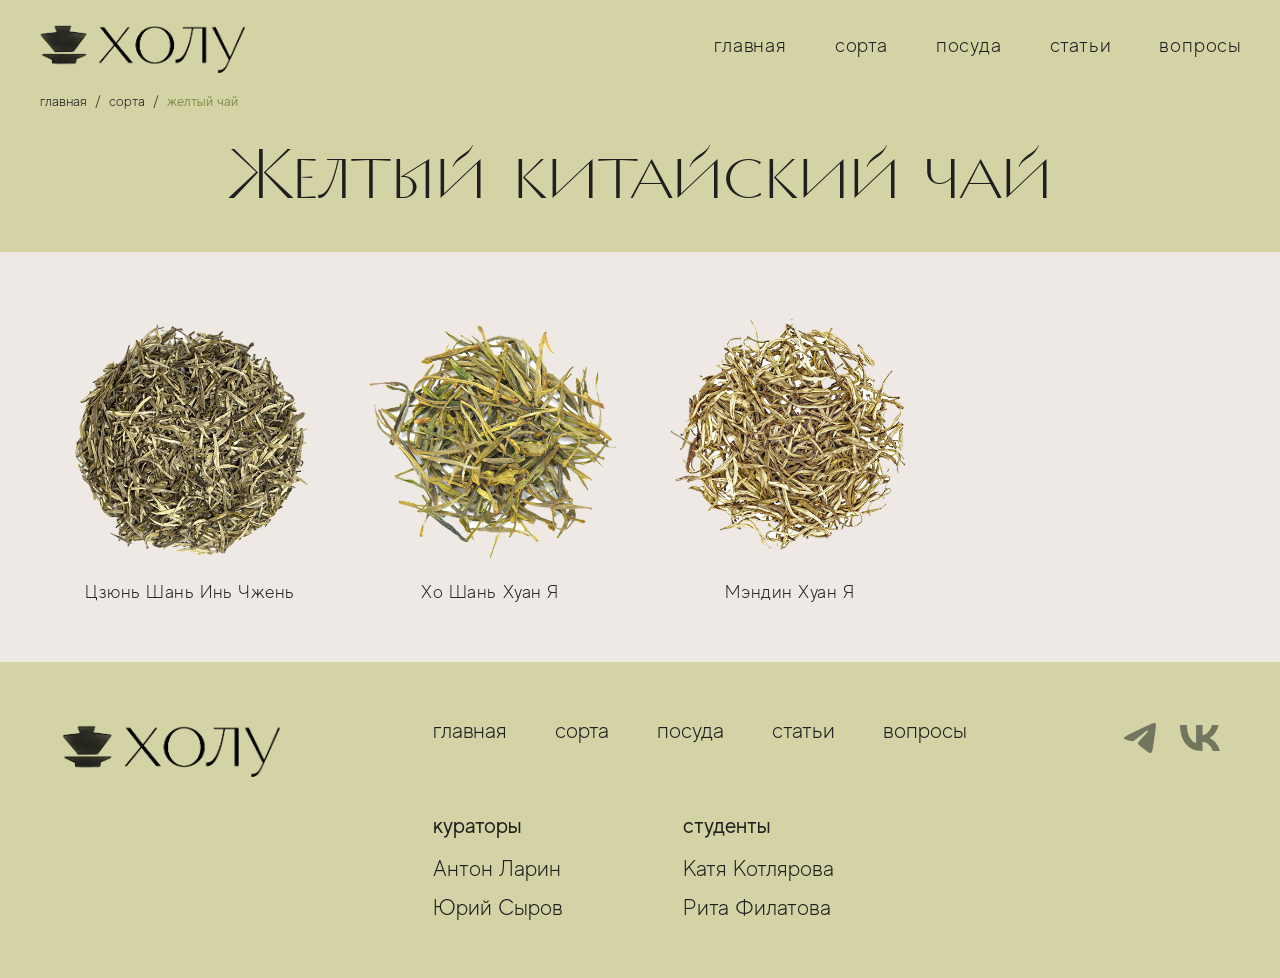
<file: tea-yellow.html>
<!DOCTYPE html>
<html lang="ru">
<head>
  <meta charset="UTF-8" />
  <meta name="viewport" content="width=device-width, initial-scale=1.0" />
  <title>ХОЛУ — медиапроект о китайском чае</title>
  <link rel="preconnect" href="https://fonts.googleapis.com" />
  <link rel="preconnect" href="https://fonts.gstatic.com" crossorigin />
  <link href="https://fonts.googleapis.com/css2?family=Montserrat:wght@300;400;500&family=Playfair+Display:wght@400;500&display=swap" rel="stylesheet" />
  <link rel="stylesheet" href="style.css" />
  <link rel="icon" href="favicon.png" type="image/png">
	<style>
.section-heading {
  position: relative;
  width: 100%;
  overflow: hidden;
  display: flex;
  flex-direction: column;
}

/* Hero content container */
.heading-content {
  position: relative;
  z-index: 5;
  flex: 1;
  display: flex;
  flex-direction: column;
  align-items: center;
  justify-content: center;
  padding: 0 0 40px 0;
}

.heading-heading {
  font-family: 'TT Ricordi Allegria', 'Georgia', serif;
  font-size: clamp(52px, 5.5vw, 72px);
  font-weight: 400;
  text-align: center;
  color: #1f1f1f;
  line-height: 1.1;
  margin: 0;
  max-width: 1600px;
  padding: 0 30px 0 30px;
}

	/* Info Sections */
.info-section {
    background-color: #EFE9E6;
    padding: 80px 0;
}

.info-section.alt-bg {
    background-color: #ffffff;
}

.info-container {
    max-width: 1200px;
    margin: 0 auto;
    padding: 0 60px;
    display: grid;
    grid-template-columns: 1fr 1fr;
    gap: 60px;
    align-items: center;
}

.info-container.reverse {
    direction: rtl;
}

.info-container.reverse > * {
    direction: ltr;
}

.info-content h2 {
    font-size: 48px;
    font-weight: 600;
    margin-bottom: 24px;
}

.info-content p {
    font-size: 19px;
    line-height: 1.6;
}

.info-image img {
    width: 100%;
    height: auto;
    max-height: 400px;
    object-fit: cover;
    border-radius: 8px;
}

/* Service List */
.service-content {
    grid-column: 1;
}

.service-list {
    list-style-position: outside;
    padding-left: 24px;
    margin-top: 24px;
}

.service-list li {
    font-size: 19px;
    line-height: 1.8;
    margin-bottom: 10px;
}

/* Tea Types Section */
.tea-types-section {
    background-color: #EFE9E6;
    padding: 60px 0;
}

.tea-types-container {
    max-width: 1600px;
    margin: 0 auto;
    padding: 0 60px;
    display: grid;
    grid-template-columns: repeat(4, 1fr);
    gap: 40px;
}

.tea-type-circle {
    width: 100%;
    border-radius: 50%;
}

.tea-type-circle img {
    width: 100%;
    height: 100%;
    object-fit: cover;
}

.tea-type-caption {
    font-family: 'MADE Evolve Sans', 'Montserrat', sans-serif;
    font-size: 18px;
    font-weight: 300;
    color: #1f1f1f;
    text-align: center;
    margin-top: 10px;
    letter-spacing: 0.03em;
}

/* Адаптивность для планшетов */
@media (max-width: 900px) {
    .tea-types-container {
        grid-template-columns: repeat(2, 1fr);
        gap: 40px 30px;
        padding: 0 40px;
    }
    
    .tea-type-caption {
        font-size: 16px;
    }
}

/* Адаптивность для мобильных */
@media (max-width: 600px) {
    .tea-types-container {
        grid-template-columns: repeat(2, 1fr);
        gap: 30px 20px;
        padding: 0 20px;
    }
    
    .tea-type-caption {
        font-size: 14px;
    }
    
    .tea-type-circle {
        border-width: 2px;
        margin-bottom: 12px;
    }
}

/* Адаптивность для очень маленьких экранов */
@media (max-width: 480px) {
    .tea-types-container {
        gap: 24px 16px;
    }
    
    .tea-type-caption {
        font-size: 12px;
    }
}
	</style>
</head>
<body style="background: #d3d3a5;">

<!-- ===== HERO / ЗАГЛАВНАЯ ===== -->
<section class="section-heading" id="green-tea">
  <header class="site-header">
    <div class="header-inner">
      <div class="header-logo">
        <a href="index.html">
			<img src="images/footer-logo.png" alt="ХОЛУ логотип" class="header-logo-img" />
		</a>
      </div>
      
      <!-- Десктопная навигация -->
      <nav class="main-nav">
        <a href="index.html">главная</a>
        <a href="sorts.html">сорта</a>
        <a href="dishes.html">посуда</a>
        <a href="articles.html">статьи</a>
        <a href="faq.html">вопросы</a>
      </nav>
      
      <!-- Бургер-меню для мобильных -->
      <div class="mobile-menu-toggle" id="mobileMenuToggle">
        <span></span>
        <span></span>
        <span></span>
      </div>
    </div>
    
  <!-- Хлебные крошки -->
  <div class="breadcrumbs">
    <a href="index.html" class="breadcrumb-link">главная</a>
    <span class="breadcrumb-sep">/</span>
    <a href="sorts.html" class="breadcrumb-link">сорта</a>
    <span class="breadcrumb-sep">/</span>
    <span class="breadcrumb-current">желтый чай</span>
  </div>
	
    <!-- Мобильная навигация (выпадающее меню) -->
    <div class="mobile-nav" id="mobileNav">
        <a href="index.html">главная</a>
        <a href="sorts.html">сорта</a>
        <a href="dishes.html">посуда</a>
        <a href="articles.html">статьи</a>
        <a href="faq.html">вопросы</a>
    </div>
  </header>
  
  <div class="heading-content">
    <h2 class="heading-heading">Желтый китайский чай</h2>
  </div>
</section>

    <!-- Круглые фотки -->
    <section class="tea-types-section">
        <div class="tea-types-container">
            <div class="tea-type-item">
                <div class="tea-type-circle">
                    <img src="images/tea/yelloy-1.png" alt="Зеленый чай">
                </div>
                <p class="tea-type-caption">Цзюнь Шань Инь Чжень</p>
            </div>
            <div class="tea-type-item">
                <div class="tea-type-circle">
                    <img src="images/tea/yelloy-2.png" alt="Улун">
                </div>
                <p class="tea-type-caption">Хо Шань Хуан Я</p>
            </div>
            <div class="tea-type-item">
                <div class="tea-type-circle">
                    <img src="images/tea/yelloy-3.png" alt="Белый чай">
                </div>
                <p class="tea-type-caption">Мэндин Хуан Я</p>
            </div>
        </div>
    </section>

  <!-- ===== FOOTER ===== -->
<footer class="site-footer">
  <div class="footer-inner">
    <div class="footer-logo">
      <img src="images/footer-logo.png" alt="ХОЛУ" />
    </div>
    
    <div class="footer-nav-wrapper">
      <div class="footer-nav-links">
        <a href="index.html">главная</a>
        <a href="sorts.html">сорта</a>
        <a href="dishes.html">посуда</a>
        <a href="articles.html">статьи</a>
        <a href="faq.html">вопросы</a>
      </div>
      
      <div class="footer-columns">
        <div class="footer-col">
          <p class="footer-col-heading">кураторы</p>
          <p>Антон Ларин</p>
          <p>Юрий Сыров</p>
        </div>
        <div class="footer-col">
          <p class="footer-col-heading">студенты</p>
          <p>Катя Котлярова</p>
          <p>Рита Филатова</p>
        </div>
      </div>
    </div>
    
    <div class="footer-social">
	  <a href="https://t.me/huolutea" target="_blank" class="social-link"><img src="images/telegram.svg" alt="Telegram" style="height: 30px;"/></a>
	  <a href="https://vk.com/HOLUTEA" target="_blank" class="social-link"><img src="images/vk.svg" alt="VK" /></a>
    </div>
  </div>
</footer>

<script>
  // Мобильное меню
  const menuToggle = document.getElementById('mobileMenuToggle');
  const mobileNav = document.getElementById('mobileNav');
  
  if (menuToggle && mobileNav) {
    menuToggle.addEventListener('click', function() {
      this.classList.toggle('active');
      mobileNav.classList.toggle('active');
      // Блокируем прокрутку страницы при открытом меню
      if (mobileNav.classList.contains('active')) {
        document.body.style.overflow = 'hidden';
      } else {
        document.body.style.overflow = '';
      }
    });
    
    // Закрываем меню при клике на ссылку
    const mobileLinks = mobileNav.querySelectorAll('a');
    mobileLinks.forEach(link => {
      link.addEventListener('click', function() {
        menuToggle.classList.remove('active');
        mobileNav.classList.remove('active');
        document.body.style.overflow = '';
      });
    });
  }
</script>

</body>
</html>
</file>
<file: style.css>
/* ============================================
   FONTS
   ============================================ */

/* TT Ricordi Allegria Trl - для заголовков */
@font-face {
  font-family: 'TT Ricordi Allegria';
  font-weight: 400;
  font-style: normal;
  src: url('fonts/TT Ricordi Allegria Regular.ttf') format('truetype');
  font-display: swap;
}

/* MADE Evolve Sans Light - для основного текста */
@font-face {
  font-family: 'MADE Evolve Sans';
  font-weight: 300;
  font-style: normal;
  src: url('fonts/MADE Evolve Sans Light.otf') format('opentype'),
       url('fonts/MADE Evolve Sans Light EVO.otf') format('opentype');
  font-display: swap;
}

/* MADE Evolve Sans Regular - для акцентного текста */
@font-face {
  font-family: 'MADE Evolve Sans';
  font-weight: 400;
  font-style: normal;
  src: url('fonts/MADE Evolve Sans Regular.otf') format('opentype'),
       url('fonts/MADE Evolve Sans Regular.otf') format('opentype');
  font-display: swap;
}

/* ---------- Reset & Base ---------- */
*, *::before, *::after {
  box-sizing: border-box;
  margin: 0;
  padding: 0;
}

html {
  scroll-behavior: smooth;
}

body {
  font-family: 'MADE Evolve Sans', 'Montserrat', 'Helvetica Neue', Arial, sans-serif;
  font-weight: 300;
  color: #1f1f1f;
  background: #ffffff;
  overflow-x: hidden;
}

a {
  color: inherit;
  text-decoration: none;
}

img {
  display: block;
  max-width: 100%;
  height: auto;
}

/* ---------- Typography ---------- */
.section-label {
  display: inline-block;
  font-size: 18px;
  font-weight: 300;
  letter-spacing: 0.12em;
  text-transform: lowercase;
  color: #1f1f1f;
  margin-bottom: 20px;
}

.section-label-center {
  display: block;
  text-align: center;
  font-size: 18px;
  font-weight: 300;
  letter-spacing: 0.12em;
  text-transform: lowercase;
  color: #1f1f1f;
  margin-bottom: 12px;
}

/* ---------- Buttons ---------- */
.btn-primary {
  display: inline-block;
  background: #85914d;
  color: #ffffff;
  font-size: 22px;
  font-weight: 400;
  padding: 22px 52px;
  border-radius: 12px;
  transition: background 0.2s ease;
}

.btn-primary:hover {
  background: #6e7a3d;
}

.btn-outline {
  display: inline-block;
  border: 2px solid #1f1f1f;
  color: #1f1f1f;
  font-size: 18px;
  font-weight: 300;
  padding: 16px 40px;
  border-radius: 12px;
  transition: background 0.2s ease, color 0.2s ease;
}

.btn-outline:hover {
  background: #1f1f1f;
  color: #ffffff;
}

/* ============================================
   SECTION: HERO / ЗАГЛАВНАЯ
   ============================================ */
.section-hero {
  position: relative;
  width: 100%;
  min-height: 100vh;
  overflow: hidden;
  display: flex;
  flex-direction: column;
  background: #EFE9E6;
}

.hero-bg {
  position: absolute;
  inset: 0;
  width: 100%;
  height: 100%;
  object-fit: cover;
  object-position: center center;
  z-index: 0;
}

/* Hero content container */
.hero-content {
  position: relative;
  z-index: 5;
  flex: 1;
  display: flex;
  flex-direction: column;
  align-items: center;
  justify-content: center;
  padding: 20px 20px 60px;
}

.hero-logo {
  display: flex;
  align-items: center;
  justify-content: center;
  margin-bottom: 20px;
}

.hero-logo img {
  max-width: 900px;
  width: 100%;
  object-fit: contain;
}

/* Подпись под логотипом */
.hero-subtitle {
  font-size: 20px;
  font-weight: 300;
  text-transform: lowercase;
  color: #ffffff;
  text-align: center;
  margin-top: -41px;
  max-width: 600px;
  line-height: 1.4;
}

.hero-404-subtitle {
  font-size: 24px;
  font-weight: 361;
  text-transform: lowercase;
  color: #000000;
  text-align: center;
  margin-top: 10px;
  max-width: 300px;
  line-height: 1.4;
}

/* =========================================
   HEADER
   ========================================= */

/* Header */
.site-header,
.breadcrumbs,
.heading-content,
.footer-inner {
  max-width: 1800px;
  margin-left: auto;
  margin-right: auto;
  width: 100%;
}

.site-header {
  position: relative;
  z-index: 10;
  width: 100%;
  padding: 18px 38px;
  background: transparent;
}

.header-inner {
  display: flex;
  align-items: center;
  justify-content: space-between;
}

/* Логотип в хедере (используем ту же иконку, что в футере) */
.header-logo {
  flex-shrink: 0;
}

.header-logo-img {
  height: 55px;
  width: auto;
  object-fit: contain;
}

.main-nav {
  display: flex;
  gap: 48px;
}

.main-nav a {
  font-size: 20px;
  font-weight: 300;
  color: #1f1f1f;
  letter-spacing: 0.04em;
  transition: opacity 0.2s;
}

.main-nav a:hover {
  opacity: 0.6;
}

/* Мобильное меню (бургер) */
.mobile-menu-toggle {
  display: none;
  flex-direction: column;
  justify-content: space-between;
  width: 30px;
  height: 21px;
  cursor: pointer;
  z-index: 20;
}

.mobile-menu-toggle span {
  display: block;
  width: 100%;
  height: 2px;
  background-color: #1f1f1f;
  transition: all 0.3s ease;
}

.mobile-menu-toggle.active span:nth-child(1) {
  transform: rotate(45deg) translate(6px, 6px);
}

.mobile-menu-toggle.active span:nth-child(2) {
  opacity: 0;
}

.mobile-menu-toggle.active span:nth-child(3) {
  transform: rotate(-45deg) translate(7px, -7px);
}

.mobile-nav {
  display: none;
  position: fixed;
  top: 0;
  left: 0;
  width: 100%;
  height: 100vh;
  background-color: #efe9e6;
  z-index: 15;
  padding: 100px 40px 40px;
  flex-direction: column;
  align-items: center;
  gap: 32px;
  overflow-y: auto;
  transform: translateX(100%);
  transition: transform 0.3s ease;
}

.mobile-nav.active {
  display: flex;
  transform: translateX(0);
}

.mobile-nav a {
  font-size: 28px;
  font-weight: 300;
  color: #1f1f1f;
  padding: 12px 0;
  transition: opacity 0.2s;
}

.mobile-nav a:hover {
  opacity: 0.6;
}

/* ============================================
   BREADCRUMBS / ХЛЕБНЫЕ КРОШКИ
   ============================================ */
   
.breadcrumbs {
  position: relative;
  z-index: 10;
  padding: 20px 0 8px 2px;
  display: flex;
  align-items: center;
  gap: 8px;
  font-family: 'MADE Evolve Sans', 'Montserrat', sans-serif;
  font-size: 14px;
  font-weight: 300;
  color: #1f1f1f;
}

.breadcrumb-link {
  color: #1f1f1f;
  text-decoration: none;
  transition: opacity 0.2s ease;
  font-weight: 300;
}

.breadcrumb-link:hover {
  opacity: 0.6;
}

.breadcrumb-sep {
  color: #1f1f1f;
  font-weight: 300;
}

.breadcrumb-current {
  color: #85914d;
  font-weight: 400;
}

/* ============================================
   SECTION: OUR GOAL / НАША ЦЕЛЬ (обновленный)
   ============================================ */
.section-goal {
  background: #efe9e6;
  padding: 100px 60px;
}

.goal-inner {
  max-width: 1800px;
  margin: 0 auto;
  display: flex;
  flex-direction: column;
  align-items: center;
  gap: 60px;
}

/* Крупный заголовок "наша цель" */
.goal-heading {
  font-family: 'TT Ricordi Allegria', 'Georgia', serif;
  font-size: clamp(52px, 5.5vw, 90px);
  font-weight: 400;
  text-align: center;
  color: #1f1f1f;
  line-height: 1.1;
  margin: 0;
}

/* Центрированное изображение */
.goal-image-center {
  width: 100%;
  max-width: 1200px;
  margin: 0 auto;
}

.goal-image-center img {
  width: 100%;
  height: auto;
  max-height: 700px;
  object-fit: cover;
  border-radius: 24px;
  display: block;
}

/* ============================================
   SECTION: TEA VARIETIES / СОРТА (обновленный)
   ============================================ */
.section-varieties {
  background: #d3d3a5;
  padding: 80px 60px 100px;
}

.varieties-inner {
  max-width: 1800px;
  margin: 0 auto;
}

/* Крупный заголовок "читай о самых разных сортах чая" */
.varieties-heading {
  font-family: 'TT Ricordi Allegria', 'Georgia', serif;
  font-size: clamp(52px, 5.5vw, 90px);
  font-weight: 400;
  text-align: center;
  color: #1f1f1f;
  margin-bottom: 20px;
  line-height: 1.1;
  max-width: 1200px;
  margin-left: auto;
  margin-right: auto;
}

/* Контейнер для ссылки "читать все →" */
.varieties-link-wrapper {
  text-align: center;
  margin-bottom: 60px;
}

/* Стиль ссылки "читать все →" */
.varieties-link-all {
  display: inline-block;
  font-size: 18px;
  font-weight: 300;
  letter-spacing: 0.12em;
  text-transform: lowercase;
  color: #1f1f1f;
  text-decoration: none;
  transition: opacity 0.2s ease;
  border-bottom: 1px solid transparent;
}

.varieties-link-all:hover {
  opacity: 0.6;
  border-bottom-color: #1f1f1f;
}

.varieties-grid {
  display: grid;
  grid-template-columns: repeat(3, 1fr);
  gap: 32px;
  margin-bottom: 60px;
}

/* Новая структура карточки как в Q&A */
.variety-card {
  background: #efe9e6; /* Цвет карточки EFE9E6 */
  border-radius: 24px;
  overflow: hidden;
  display: flex;
  flex-direction: column;
  min-height: 540px;
  transition: transform 0.2s ease;
}

.variety-card:hover {
  transform: translateY(-4px);
}

/* Контейнер для тегов (центрирование) */
.variety-tags {
  display: flex;
  flex-wrap: wrap;
  gap: 8px;
  padding: 32px 24px 0;
  justify-content: center;
}

/* Стиль тега */
.variety-tag {
  display: inline-block;
  background: #d3d3a5; /* Цвет подложки тега D3D3A5 */
  color: #1f1f1f;
  font-size: 16px;
  font-weight: 300;
  padding: 6px 20px;
  border-radius: 8px;
  text-align: center;
}

/* Текст описания */
.variety-desc {
  font-size: clamp(16px, 1.4vw, 22px);
  font-weight: 300;
  line-height: 1.55;
  color: #1f1f1f;
  padding: 24px 28px 0;
  flex: 1;
  text-align: center;
}

/* Изображение */
.variety-image {
  margin: 24px 10px 10px;
  border-radius: 20px;
  overflow: hidden;
  height: 340px;
  flex-shrink: 0;
}

.variety-image img {
  width: 100%;
  height: 100%;
  object-fit: cover;
  transition: transform 0.3s ease;
}

.variety-card:hover .variety-image img {
  transform: scale(1.04);
}

/* ============================================
   SORTS: individual
   ============================================ */
.sorts-content {
  position: relative;
  z-index: 5;
  flex: 1;
  display: flex;
  flex-direction: column;
  align-items: center;
  justify-content: center;
  padding: 20px 20px 60px;
}

.sorts-heading {
  font-family: 'TT Ricordi Allegria', 'Georgia', serif;
  font-size: clamp(52px, 5.5vw, 72px);
  font-weight: 400;
  text-align: center;
  color: #1f1f1f;
  line-height: 1.1;
  margin: 0;
  max-width: 1600px;
  padding: 0 30px 0 30px;
}

/* ============================================
   SECTION: TEAWARE / ПОСУДА (обновленный)
   ============================================ */
.section-teaware {
  background: #ebdecd;
  padding: 100px 60px;
}

.teaware-inner {
  max-width: 1800px;
  margin: 0 auto;
  display: flex;
  align-items: center;
  gap: 80px;
}

.teaware-text {
  flex: 1;
  min-width: 0;
}

/* Заголовок "посуда для ароматного китайского чая Улун" */
.teaware-heading {
  font-family: 'TT Ricordi Allegria', 'Georgia', serif;
  font-size: clamp(40px, 4vw, 72px);
  font-weight: 400;
  line-height: 1.1;
  color: #1f1f1f;
  margin-bottom: 32px;
}

/* Текст описания */
.teaware-desc {
  font-size: clamp(16px, 1.5vw, 22px);
  font-weight: 300;
  line-height: 1.7;
  color: #1f1f1f;
  margin-bottom: 48px;
  max-width: 560px;
}

/* Кнопка "Читать больше" - используем стили .btn-primary */
.btn-primary {
  display: inline-block;
  background: #85914d;
  color: #ffffff;
  font-size: 22px;
  font-weight: 400;
  padding: 22px 52px;
  border-radius: 12px;
  transition: background 0.2s ease;
  text-decoration: none;
}

.btn-primary:hover {
  background: #6e7a3d;
}

.teaware-images {
  flex: 1.3;
  min-width: 0;
}

.teaware-main-img {
  width: 100%;
  max-height: 680px;
  object-fit: cover;
  border-radius: 24px;
}

/* ============================================
   SECTION: ARTICLES / СТАТЬИ (обновленный)
   ============================================ */
.section-articles {
  background: #efe9e6;
  padding: 80px 60px 100px;
}

.articles-inner {
  max-width: 1800px;
  margin: 0 auto;
}

/* Крупный заголовок "читай наши статьи о чае" */
.articles-heading {
  font-family: 'TT Ricordi Allegria', 'Georgia', serif;
  font-size: clamp(52px, 5.5vw, 90px);
  font-weight: 400;
  text-align: center;
  color: #1f1f1f;
  margin-bottom: 20px;
  line-height: 1.1;
  max-width: 1200px;
  margin-left: auto;
  margin-right: auto;
}

/* Контейнер для ссылки "читать все →" */
.articles-link-wrapper {
  text-align: center;
  margin-bottom: 60px;
}

/* Стиль ссылки "читать все →" */
.articles-link-all {
  display: inline-block;
  font-size: 18px;
  font-weight: 300;
  letter-spacing: 0.12em;
  text-transform: lowercase;
  color: #1f1f1f;
  text-decoration: none;
  transition: opacity 0.2s ease;
  border-bottom: 1px solid transparent;
}

.articles-link-all:hover {
  opacity: 0.6;
  border-bottom-color: #1f1f1f;
}

.articles-grid {
  display: grid;
  grid-template-columns: repeat(2, 1fr);
  gap: 32px;
}

/* Ссылка, оборачивающая всю карточку */
.article-card-link {
  text-decoration: none;
  color: inherit;
  display: block;
  transition: transform 0.2s ease;
}

.article-card-link:hover {
  transform: translateY(-4px);
}

.article-card-link:hover .article-card {
  transform: none;
}

.article-card {
  background: #ffffff;
  border-radius: 24px;
  overflow: hidden;
  display: flex;
  flex-direction: column;
  height: 100%;
  transition: box-shadow 0.2s ease;
}

.article-card-link:hover .article-card {
  box-shadow: 0 8px 20px rgba(0, 0, 0, 0.1);
}

.article-image {
  position: relative;
  width: 100%;
  height: 380px;
  overflow: hidden;
}

.article-image img {
  width: 100%;
  height: 100%;
  object-fit: cover;
  transition: transform 0.3s ease;
}

.article-card-link:hover .article-image img {
  transform: scale(1.04);
}

/* Контейнер для тегов (слева по верху) */
.article-tags {
  position: absolute;
  top: 24px;
  left: 24px;
  display: flex;
  flex-wrap: wrap;
  gap: 8px;
}

/* Стиль тега */
.article-tag {
  display: inline-block;
  background: rgba(255, 255, 212, 0.9);
  color: #1f1f1f;
  font-size: 15px;
  font-weight: 300;
  padding: 6px 20px;
  border-radius: 8px;
}

.article-body {
  padding: 40px 48px 48px;
  display: flex;
  flex-direction: column;
  flex: 1;
  gap: 24px;
}

.article-title {
  font-family: 'MADE Evolve Sans', 'Montserrat', serif;
  font-size: 26px;
  font-weight: 400;
  color: #1f1f1f;
  line-height: 1.3;
  margin: 0;
}

/* Дата (слева по низу) */
.article-date {
  font-size: 16px;
  font-weight: 300;
  color: #85914d;
  margin-top: auto;
  text-align: left;
}

/* ============================================
   SECTION: Q&A / ВОПРОСЫ (обновленный)
   ============================================ */
.section-qa {
  background: #efe9e6;
  padding: 80px 60px 100px;
}

.qa-inner {
  max-width: 1840px;
  margin: 0 auto;
}

.qa-heading {
  font-family: 'TT Ricordi Allegria', 'Georgia', serif;
  font-size: clamp(52px, 5.5vw, 90px);
  font-weight: 400;
  text-align: center;
  color: #1f1f1f;
  margin-bottom: 64px;
  line-height: 1.02;
}

.qa-grid {
  display: grid;
  grid-template-columns: repeat(4, 1fr);
  gap: 24px;
  margin-bottom: 60px;
}

.qa-card {
  background: #d3d3a5;
  border-radius: 24px;
  overflow: hidden;
  display: flex;
  flex-direction: column;
  min-height: 540px;
}

.qa-tags {
  display: flex;
  flex-wrap: wrap;
  gap: 8px;
  padding: 32px 24px 0;
  justify-content: center; /* Центрируем теги */
}

.qa-tag {
  display: inline-block;
  background: rgba(255, 255, 212, 0.85);
  color: #1f1f1f;
  font-size: 16px;
  font-weight: 300;
  padding: 6px 18px;
  border-radius: 8px;
  text-align: center;
}

.qa-question {
  font-size: clamp(16px, 1.4vw, 22px);
  font-weight: 300;
  line-height: 1.55;
  color: #1f1f1f;
  padding: 24px 28px 0;
  flex: 1;
  text-align: center;
}

.qa-image {
  margin: 24px 10px 10px;
  border-radius: 20px;
  overflow: hidden;
  height: 340px;
  flex-shrink: 0;
}

.qa-image img {
  width: 100%;
  height: 100%;
  object-fit: cover;
}

.qa-cta {
  display: flex;
  justify-content: center;
}

/* ============================================
   FOOTER / ПОДВАЛ (обновленный)
   ============================================ */
.site-footer {
  background: #d3d3a5;
  padding: 56px 0;
}

.footer-inner {
  margin: 0 auto;
  display: flex;
  align-items: flex-start;
  justify-content: space-between;
  gap: 40px;
  padding: 0 60px 0 60px;
}

.footer-logo {
  flex-shrink: 0;
  width: 220px;
}

.footer-logo img {
  width: 100%;
  object-fit: contain;
}

.footer-nav-wrapper {
  display: flex;
  flex-direction: column;
  gap: 68px;
}

.footer-nav-links {
  display: flex;
  gap: 48px;
  justify-content: flex-start;
}

.footer-nav-links a {
  font-size: 22px;
  font-weight: 300;
  color: #1f1f1f;
  transition: opacity 0.2s;
  white-space: nowrap;
}

.footer-nav-links a:hover {
  opacity: 0.6;
}

.footer-columns {
  display: flex;
  gap: 120px;
}

.footer-col {
  display: flex;
  flex-direction: column;
  gap: 10px;
}

.footer-col p {
  font-size: 22px;
  font-weight: 300;
  color: #1f1f1f;
  line-height: 1.3;
  margin: 0;
}

.footer-col .footer-col-heading {
  font-weight: 400;
  margin-bottom: 4px;
}

/* Социальные иконки */
.footer-social {
  flex-shrink: 0;
  display: flex;
  gap: 20px;
  align-items: center;
}

.social-link {
  display: inline-block;
  transition: opacity 0.2s ease, transform 0.2s ease;
}

.social-link:hover {
  opacity: 0.7;
  transform: translateY(-2px);
}

.social-link img {
  width: 40px;
  height: 40px;
  object-fit: contain;
  display: block;
}

/* ============================================
   RESPONSIVE
   ============================================ */
@media (max-width: 1200px) {
  .varieties-grid {
    grid-template-columns: repeat(2, 1fr);
  }
  .qa-grid {
    grid-template-columns: repeat(2, 1fr);
  }
  
  /* Адаптация футера для планшетов */
  .footer-inner {
    flex-wrap: wrap;
  }
  
  .footer-nav-wrapper {
    order: 2;
    width: 100%;
    gap: 48px;
  }
  
  .footer-social {
    order: 3;
  }
  
  .footer-logo {
    order: 1;
  }
}

@media (max-width: 900px) {
  .breadcrumbs {
    padding: 8px 20px 6px;
    font-size: 12px;
  }

  .hero-subtitle { 
	margin-top: 0;
  }
  
  .goal-inner {
    gap: 40px;
  }

  .goal-heading {
    margin-bottom: 0;
  }
  
  .goal-image-center img {
    max-height: 500px;
  }
  
  .teaware-inner {
    flex-direction: column-reverse;
    gap: 48px;
  }
  
  .teaware-text {
    text-align: center;
  }
  
  .teaware-desc {
    max-width: 100%;
  }
  
  .btn-primary {
    font-size: 18px;
    padding: 18px 40px;
  }

  .articles-grid {
    grid-template-columns: 1fr;
  }

  .varieties-grid {
    grid-template-columns: 1fr;
  }

  .main-nav {
    gap: 24px;
  }

  .main-nav a {
    font-size: 16px;
  }

  .site-header {
    padding: 16px 20px;
  }
  
  .header-logo-img {
    height: 48px;
  }

  .section-goal,
  .section-teaware,
  .section-varieties,
  .section-articles,
  .section-qa {
    padding: 60px 24px;
  }
  
  /* Адаптация футера для мобильных */
  .footer-inner {
    flex-direction: column;
    align-items: center;
    text-align: center;
    gap: 48px;
  }
  
  .footer-nav-wrapper {
    align-items: center;
    gap: 40px;
  }
  
  .footer-nav-links {
    flex-wrap: wrap;
    justify-content: center;
    gap: 24px;
  }
  
  .footer-columns {
    flex-direction: column;
    gap: 32px;
    align-items: center;
  }
  
  .footer-col {
    align-items: center;
  }
  
  .footer-social {
    width: 160px;
  }
  
  .varieties-link-all {
    font-size: 16px;
  }
  
  .varieties-link-wrapper {
    margin-bottom: 40px;
  }
  
  .articles-link-all {
    font-size: 16px;
  }
  
  .articles-link-wrapper {
    margin-bottom: 40px;
  }
  
  .articles-heading {
    margin-bottom: 20px;
  }
  
  .articles-grid {
    grid-template-columns: 1fr;
  }
  
  .article-body {
    padding: 32px 32px 40px;
  }
  
  .article-title {
    font-size: 24px;
  }
  
  .article-date {
    font-size: 14px;
  }
  
  .article-tag {
    font-size: 13px;
    padding: 5px 16px;
  }
  
  .footer-social {
    justify-content: center;
    gap: 24px;
  }
  
  .social-link img {
    width: 36px;
    height: 36px;
  }  
  
}

@media (max-width: 600px) {
  .breadcrumbs {
    padding: 6px 20px 6px;
    font-size: 11px;
  }

  .hero-content {
    padding: 20px 20px 40px;
  }
  
  .hero-subtitle {
    font-size: 14px;
    letter-spacing: 0.1em;
    padding: 0 20px;
	margin-top: 0;
  }
  
  .hero-logo img {
    width: 80%;
    max-width: 500px;
  }
  
  .hero-logo {
    margin-bottom: 16px;
  }

  .goal-image-center img {
    max-height: 400px;
    border-radius: 16px;
  }

  .btn-primary {
    font-size: 16px;
    padding: 16px 32px;
  }

  .qa-grid {
    grid-template-columns: 1fr;
  }

  /* Скрываем десктопное меню и показываем бургер */
  .main-nav {
    display: none;
  }
  
  .mobile-menu-toggle {
    display: flex;
  }
  
  .header-logo-img {
    height: 42px;
  }
  
  .hero-logo img {
    width: 90%;
  }
  
  .footer-nav-links a {
    font-size: 18px;
  }
  
  .footer-col p,
  .footer-col .footer-col-heading {
    font-size: 18px;
  }
  
  .varieties-link-all {
    font-size: 14px;
  }
  
  .varieties-link-wrapper {
    margin-bottom: 32px;
  }

  .articles-link-all {
    font-size: 14px;
  }
  
  .articles-link-wrapper {
    margin-bottom: 32px;
  }
  
  .article-body {
    padding: 24px 24px 32px;
  }
  
  .article-title {
    font-size: 20px;
  }
  
  .article-date {
    font-size: 13px;
  }
  
  .article-tag {
    font-size: 12px;
    padding: 4px 14px;
  }
  
  .article-tags {
    top: 16px;
    left: 16px;
  }
  
  .footer-social {
    gap: 20px;
  }
  
  .social-link img {
    width: 32px;
    height: 32px;
  }
}
</file>
